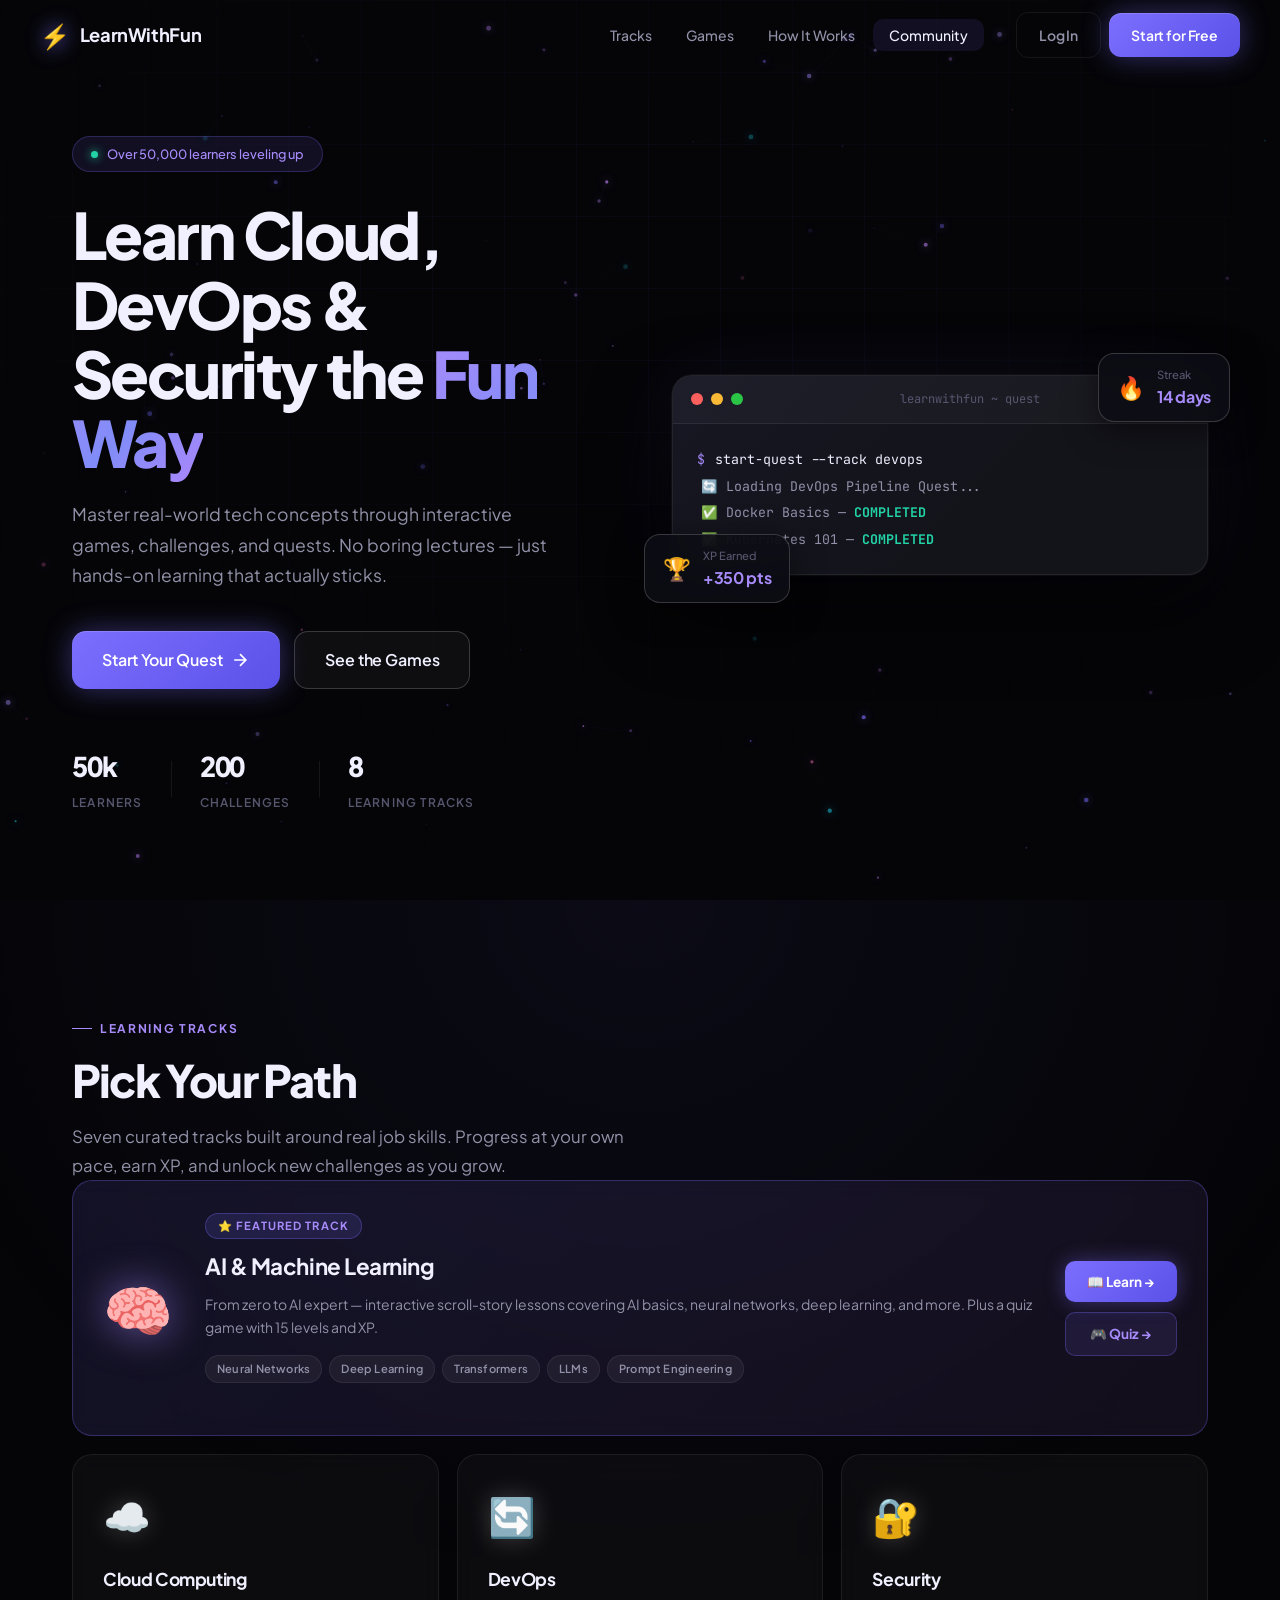
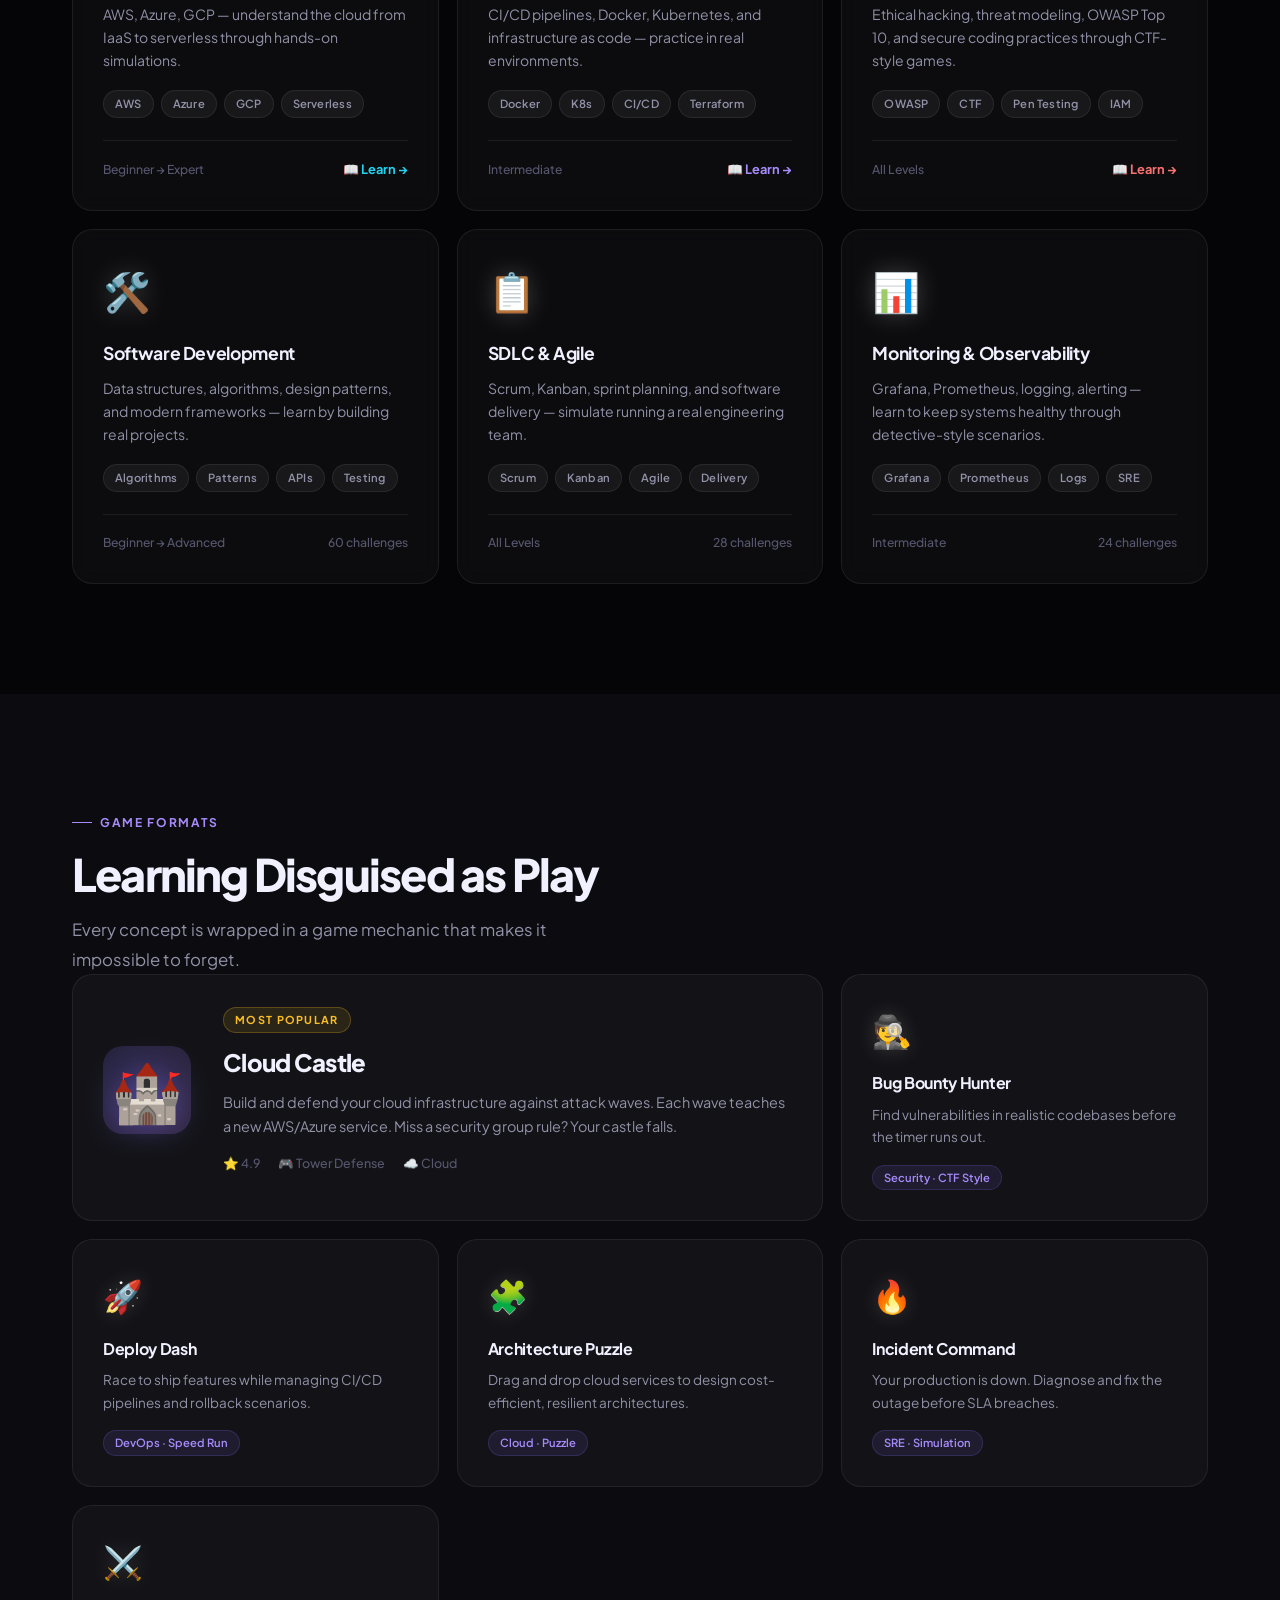
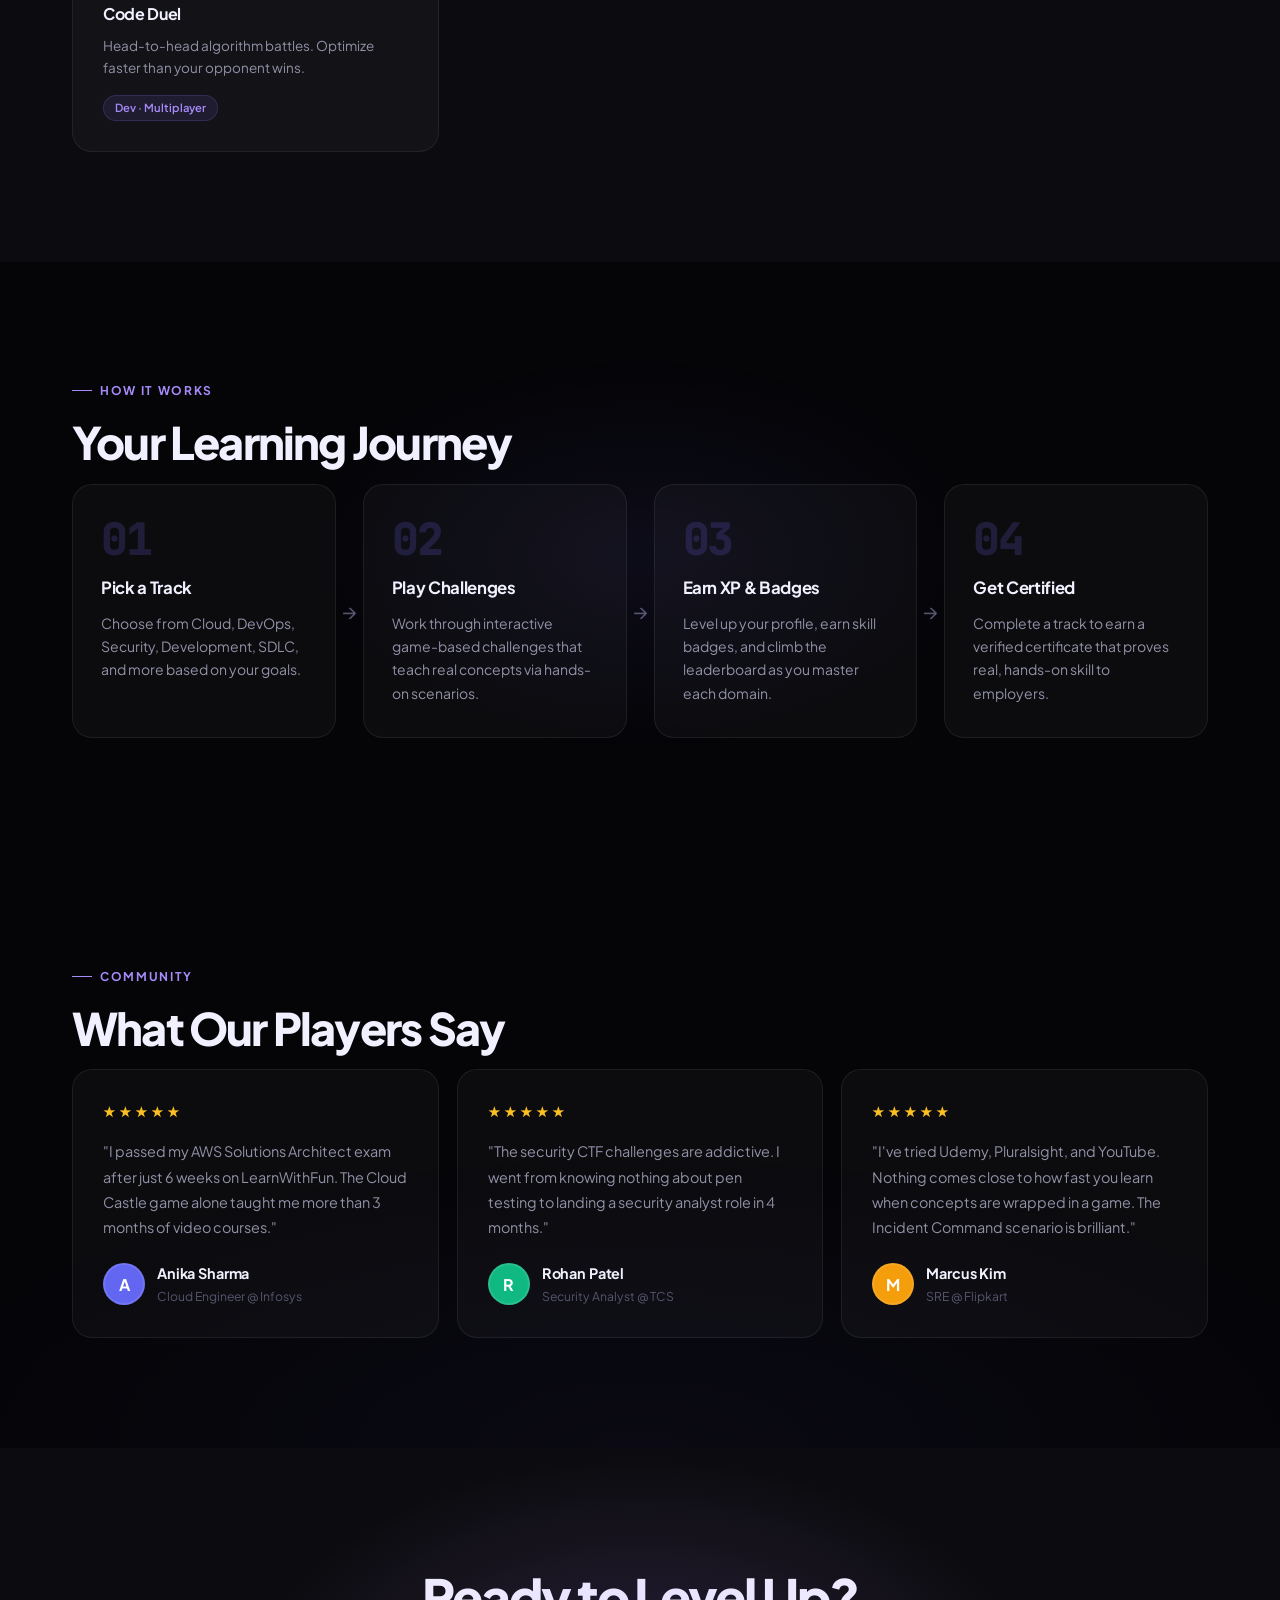
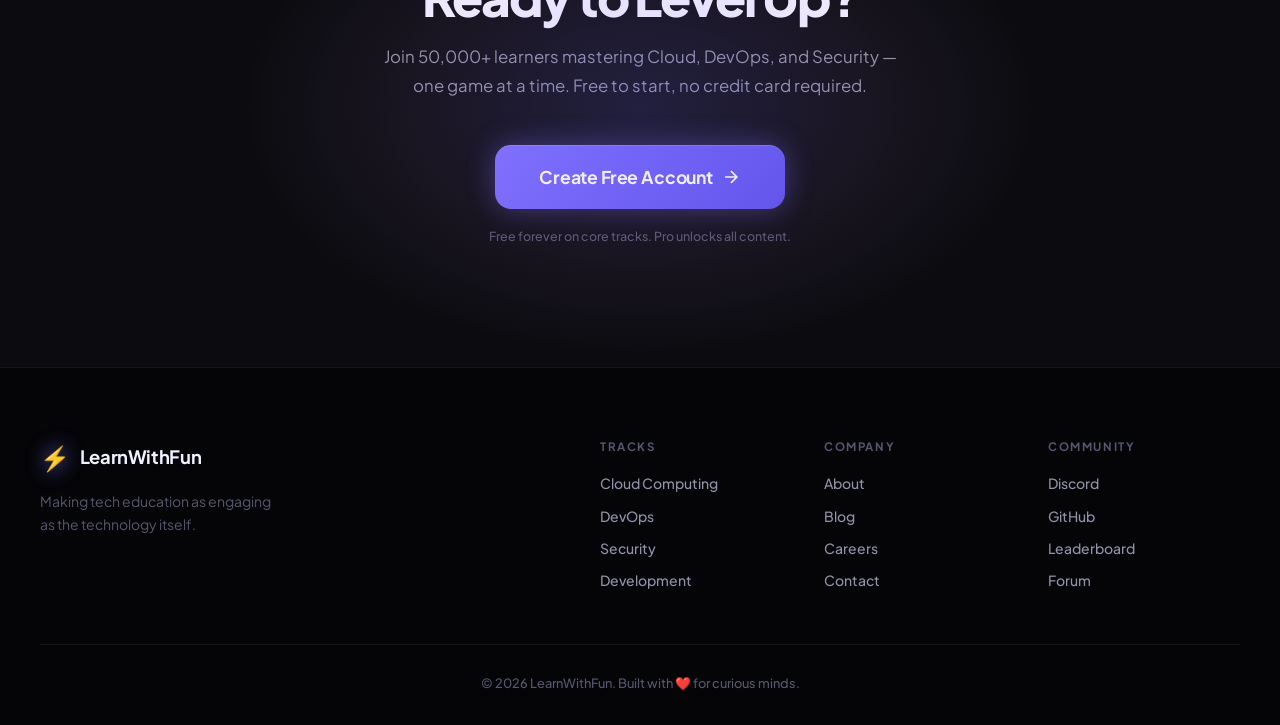
<file: index.html>
<!DOCTYPE html>
<html lang="en">
<head>
  <meta charset="UTF-8" />
  <meta name="viewport" content="width=device-width, initial-scale=1.0" />
  <title>LearnWithFun — Master Tech Through Play</title>
  <link rel="preconnect" href="https://fonts.googleapis.com" />
  <link rel="preconnect" href="https://fonts.gstatic.com" crossorigin />
  <link href="https://fonts.googleapis.com/css2?family=Space+Grotesk:wght@300;400;500;600;700&family=Plus+Jakarta+Sans:wght@400;500;600;700;800&family=JetBrains+Mono:wght@400;700&display=swap" rel="stylesheet" />
  <link rel="stylesheet" href="styles.css" />
</head>
<body>

  <!-- NAV -->
  <nav class="nav" id="nav">
    <div class="nav-inner">
      <a href="#" class="logo">
        <span class="logo-icon">⚡</span>
        <span class="logo-text">LearnWithFun</span>
      </a>
      <ul class="nav-links">
        <li><a href="#tracks">Tracks</a></li>
        <li><a href="#games">Games</a></li>
        <li><a href="#how">How It Works</a></li>
        <li><a href="#community">Community</a></li>
      </ul>
      <div class="nav-cta">
        <a href="#" class="btn btn-ghost">Log In</a>
        <a href="#" class="btn btn-primary">Start for Free</a>
      </div>
      <button class="hamburger" id="hamburger" aria-label="menu">
        <span></span><span></span><span></span>
      </button>
    </div>
  </nav>

  <!-- HERO -->
  <section class="hero">
    <div class="hero-bg">
      <canvas id="particleCanvas"></canvas>
      <div class="grid-overlay"></div>
    </div>

    <div class="hero-content">
      <div class="hero-badge">
        <span class="badge-dot"></span>
        <span>Over 50,000 learners leveling up</span>
      </div>
      <h1 class="hero-title">
        Learn Cloud, DevOps &<br />
        Security the <span class="gradient-text">Fun Way</span>
      </h1>
      <p class="hero-sub">
        Master real-world tech concepts through interactive games, challenges, and quests.
        No boring lectures — just hands-on learning that actually sticks.
      </p>
      <div class="hero-actions">
        <a href="#" class="btn btn-primary btn-lg">
          <span>Start Your Quest</span>
          <svg width="20" height="20" viewBox="0 0 24 24" fill="none" stroke="currentColor" stroke-width="2"><path d="M5 12h14M12 5l7 7-7 7"/></svg>
        </a>
        <a href="#games" class="btn btn-outline btn-lg">See the Games</a>
      </div>
      <div class="hero-stats">
        <div class="stat">
          <span class="stat-num" data-target="50000">0</span>
          <span class="stat-label">Learners</span>
        </div>
        <div class="stat-divider"></div>
        <div class="stat">
          <span class="stat-num" data-target="200">0</span>
          <span class="stat-label">Challenges</span>
        </div>
        <div class="stat-divider"></div>
        <div class="stat">
          <span class="stat-num" data-target="8">0</span>
          <span class="stat-label">Learning Tracks</span>
        </div>
      </div>
    </div>

    <div class="hero-visual">
      <div class="terminal">
        <div class="terminal-bar">
          <span class="dot red"></span>
          <span class="dot yellow"></span>
          <span class="dot green"></span>
          <span class="terminal-title">learnwithfun ~ quest</span>
        </div>
        <div class="terminal-body" id="terminalBody">
          <div class="t-line"><span class="t-prompt">$</span> <span class="t-cmd">start-quest --track cloud</span></div>
          <div class="t-line t-output">🚀 Loading Cloud Quest Level 3...</div>
          <div class="t-line t-output">✅ AWS Fundamentals — <span class="t-green">COMPLETED</span></div>
          <div class="t-line t-output">✅ IAM &amp; Security — <span class="t-green">COMPLETED</span></div>
          <div class="t-line t-output">🎯 VPC Networking — <span class="t-yellow">IN PROGRESS</span></div>
          <div class="t-line"><span class="t-prompt">$</span> <span class="t-cmd t-blink">_</span></div>
        </div>
      </div>
      <div class="xp-badge">
        <span class="xp-icon">🏆</span>
        <div>
          <div class="xp-title">XP Earned</div>
          <div class="xp-val">+350 pts</div>
        </div>
      </div>
      <div class="streak-badge">
        <span>🔥</span>
        <div>
          <div class="xp-title">Streak</div>
          <div class="xp-val">14 days</div>
        </div>
      </div>
    </div>
  </section>

  <!-- TRACKS -->
  <section class="tracks" id="tracks">
    <div class="section-inner">
      <div class="section-label">Learning Tracks</div>
      <h2 class="section-title">Pick Your Path</h2>
      <p class="section-sub">Seven curated tracks built around real job skills. Progress at your own pace, earn XP, and unlock new challenges as you grow.</p>
      <div class="tracks-grid">

        <div class="track-card track-card-featured" data-color="purple" style="grid-column:span 3;display:flex;align-items:center;gap:32px;background:linear-gradient(135deg,rgba(124,111,255,0.12),rgba(192,132,252,0.08));border-color:rgba(124,111,255,0.3)">
          <div style="font-size:3.5rem;filter:drop-shadow(0 0 20px rgba(167,139,250,0.6));flex-shrink:0">🧠</div>
          <div style="flex:1">
            <div style="display:inline-flex;align-items:center;gap:6px;background:rgba(124,111,255,0.15);border:1px solid rgba(124,111,255,0.3);padding:3px 12px;border-radius:100px;font-size:0.7rem;font-weight:700;color:#a78bfa;text-transform:uppercase;letter-spacing:.1em;margin-bottom:10px">⭐ Featured Track</div>
            <h3 style="font-size:1.4rem;margin-bottom:8px">AI &amp; Machine Learning</h3>
            <p style="margin-bottom:16px">From zero to AI expert — interactive scroll-story lessons covering AI basics, neural networks, deep learning, and more. Plus a quiz game with 15 levels and XP.</p>
            <div class="track-tags"><span>Neural Networks</span><span>Deep Learning</span><span>Transformers</span><span>LLMs</span><span>Prompt Engineering</span></div>
          </div>
          <div style="flex-shrink:0;text-align:center;display:flex;flex-direction:column;gap:10px">
            <a href="learn-ai.html" style="background:linear-gradient(135deg,#7c6fff,#5b51e8);color:#fff;padding:10px 22px;border-radius:10px;font-size:0.85rem;font-weight:700;text-decoration:none;box-shadow:0 0 20px rgba(124,111,255,0.4);white-space:nowrap">📖 Learn →</a>
            <a href="ai.html" style="background:rgba(124,111,255,0.12);color:#a78bfa;padding:10px 22px;border-radius:10px;font-size:0.85rem;font-weight:700;text-decoration:none;border:1px solid rgba(124,111,255,0.3);white-space:nowrap">🎮 Quiz →</a>
          </div>
        </div>

        <div class="track-card" data-color="blue">
          <div class="track-icon">☁️</div>
          <h3>Cloud Computing</h3>
          <p>AWS, Azure, GCP — understand the cloud from IaaS to serverless through hands-on simulations.</p>
          <div class="track-tags">
            <span>AWS</span><span>Azure</span><span>GCP</span><span>Serverless</span>
          </div>
          <div class="track-footer">
            <span class="track-level">Beginner → Expert</span>
            <a href="learn-cloud.html" style="color:#22d3ee;font-weight:700;font-size:0.8rem;text-decoration:none">📖 Learn →</a>
          </div>
        </div>

        <div class="track-card" data-color="purple">
          <div class="track-icon">🔄</div>
          <h3>DevOps</h3>
          <p>CI/CD pipelines, Docker, Kubernetes, and infrastructure as code — practice in real environments.</p>
          <div class="track-tags">
            <span>Docker</span><span>K8s</span><span>CI/CD</span><span>Terraform</span>
          </div>
          <div class="track-footer">
            <span class="track-level">Intermediate</span>
            <a href="learn-devops.html" style="color:#a78bfa;font-weight:700;font-size:0.8rem;text-decoration:none">📖 Learn →</a>
          </div>
        </div>

        <div class="track-card" data-color="red">
          <div class="track-icon">🔐</div>
          <h3>Security</h3>
          <p>Ethical hacking, threat modeling, OWASP Top 10, and secure coding practices through CTF-style games.</p>
          <div class="track-tags">
            <span>OWASP</span><span>CTF</span><span>Pen Testing</span><span>IAM</span>
          </div>
          <div class="track-footer">
            <span class="track-level">All Levels</span>
            <a href="learn-security.html" style="color:#f87171;font-weight:700;font-size:0.8rem;text-decoration:none">📖 Learn →</a>
          </div>
        </div>

        <div class="track-card" data-color="green">
          <div class="track-icon">🛠️</div>
          <h3>Software Development</h3>
          <p>Data structures, algorithms, design patterns, and modern frameworks — learn by building real projects.</p>
          <div class="track-tags">
            <span>Algorithms</span><span>Patterns</span><span>APIs</span><span>Testing</span>
          </div>
          <div class="track-footer">
            <span class="track-level">Beginner → Advanced</span>
            <span class="track-count">60 challenges</span>
          </div>
        </div>

        <div class="track-card" data-color="orange">
          <div class="track-icon">📋</div>
          <h3>SDLC & Agile</h3>
          <p>Scrum, Kanban, sprint planning, and software delivery — simulate running a real engineering team.</p>
          <div class="track-tags">
            <span>Scrum</span><span>Kanban</span><span>Agile</span><span>Delivery</span>
          </div>
          <div class="track-footer">
            <span class="track-level">All Levels</span>
            <span class="track-count">28 challenges</span>
          </div>
        </div>

        <div class="track-card" data-color="cyan">
          <div class="track-icon">📊</div>
          <h3>Monitoring & Observability</h3>
          <p>Grafana, Prometheus, logging, alerting — learn to keep systems healthy through detective-style scenarios.</p>
          <div class="track-tags">
            <span>Grafana</span><span>Prometheus</span><span>Logs</span><span>SRE</span>
          </div>
          <div class="track-footer">
            <span class="track-level">Intermediate</span>
            <span class="track-count">24 challenges</span>
          </div>
        </div>

      </div>
    </div>
  </section>

  <!-- GAMES SHOWCASE -->
  <section class="games" id="games">
    <div class="section-inner">
      <div class="section-label">Game Formats</div>
      <h2 class="section-title">Learning Disguised as Play</h2>
      <p class="section-sub">Every concept is wrapped in a game mechanic that makes it impossible to forget.</p>

      <div class="games-grid">
        <div class="game-card game-featured">
          <div class="game-card-inner">
            <div class="game-icon-wrap">
              <div class="game-icon-bg"></div>
              <span class="game-icon">🏰</span>
            </div>
            <div class="game-info">
              <span class="game-badge">Most Popular</span>
              <h3>Cloud Castle</h3>
              <p>Build and defend your cloud infrastructure against attack waves. Each wave teaches a new AWS/Azure service. Miss a security group rule? Your castle falls.</p>
              <div class="game-meta">
                <span>⭐ 4.9</span>
                <span>🎮 Tower Defense</span>
                <span>☁️ Cloud</span>
              </div>
            </div>
          </div>
        </div>

        <div class="game-card">
          <span class="game-icon-sm">🕵️</span>
          <h4>Bug Bounty Hunter</h4>
          <p>Find vulnerabilities in realistic codebases before the timer runs out.</p>
          <div class="game-tag">Security · CTF Style</div>
        </div>

        <div class="game-card">
          <span class="game-icon-sm">🚀</span>
          <h4>Deploy Dash</h4>
          <p>Race to ship features while managing CI/CD pipelines and rollback scenarios.</p>
          <div class="game-tag">DevOps · Speed Run</div>
        </div>

        <div class="game-card">
          <span class="game-icon-sm">🧩</span>
          <h4>Architecture Puzzle</h4>
          <p>Drag and drop cloud services to design cost-efficient, resilient architectures.</p>
          <div class="game-tag">Cloud · Puzzle</div>
        </div>

        <div class="game-card">
          <span class="game-icon-sm">🔥</span>
          <h4>Incident Command</h4>
          <p>Your production is down. Diagnose and fix the outage before SLA breaches.</p>
          <div class="game-tag">SRE · Simulation</div>
        </div>

        <div class="game-card">
          <span class="game-icon-sm">⚔️</span>
          <h4>Code Duel</h4>
          <p>Head-to-head algorithm battles. Optimize faster than your opponent wins.</p>
          <div class="game-tag">Dev · Multiplayer</div>
        </div>
      </div>
    </div>
  </section>

  <!-- HOW IT WORKS -->
  <section class="how" id="how">
    <div class="section-inner">
      <div class="section-label">How It Works</div>
      <h2 class="section-title">Your Learning Journey</h2>
      <div class="steps">
        <div class="step">
          <div class="step-num">01</div>
          <div class="step-content">
            <h3>Pick a Track</h3>
            <p>Choose from Cloud, DevOps, Security, Development, SDLC, and more based on your goals.</p>
          </div>
        </div>
        <div class="step-arrow">→</div>
        <div class="step">
          <div class="step-num">02</div>
          <div class="step-content">
            <h3>Play Challenges</h3>
            <p>Work through interactive game-based challenges that teach real concepts via hands-on scenarios.</p>
          </div>
        </div>
        <div class="step-arrow">→</div>
        <div class="step">
          <div class="step-num">03</div>
          <div class="step-content">
            <h3>Earn XP & Badges</h3>
            <p>Level up your profile, earn skill badges, and climb the leaderboard as you master each domain.</p>
          </div>
        </div>
        <div class="step-arrow">→</div>
        <div class="step">
          <div class="step-num">04</div>
          <div class="step-content">
            <h3>Get Certified</h3>
            <p>Complete a track to earn a verified certificate that proves real, hands-on skill to employers.</p>
          </div>
        </div>
      </div>
    </div>
  </section>

  <!-- COMMUNITY / SOCIAL PROOF -->
  <section class="community" id="community">
    <div class="section-inner">
      <div class="section-label">Community</div>
      <h2 class="section-title">What Our Players Say</h2>
      <div class="testimonials">
        <div class="testimonial">
          <div class="t-stars">★★★★★</div>
          <p>"I passed my AWS Solutions Architect exam after just 6 weeks on LearnWithFun. The Cloud Castle game alone taught me more than 3 months of video courses."</p>
          <div class="t-author">
            <div class="t-avatar" style="background: #6366f1;">A</div>
            <div>
              <div class="t-name">Anika Sharma</div>
              <div class="t-role">Cloud Engineer @ Infosys</div>
            </div>
          </div>
        </div>
        <div class="testimonial">
          <div class="t-stars">★★★★★</div>
          <p>"The security CTF challenges are addictive. I went from knowing nothing about pen testing to landing a security analyst role in 4 months."</p>
          <div class="t-author">
            <div class="t-avatar" style="background: #10b981;">R</div>
            <div>
              <div class="t-name">Rohan Patel</div>
              <div class="t-role">Security Analyst @ TCS</div>
            </div>
          </div>
        </div>
        <div class="testimonial">
          <div class="t-stars">★★★★★</div>
          <p>"I've tried Udemy, Pluralsight, and YouTube. Nothing comes close to how fast you learn when concepts are wrapped in a game. The Incident Command scenario is brilliant."</p>
          <div class="t-author">
            <div class="t-avatar" style="background: #f59e0b;">M</div>
            <div>
              <div class="t-name">Marcus Kim</div>
              <div class="t-role">SRE @ Flipkart</div>
            </div>
          </div>
        </div>
      </div>
    </div>
  </section>

  <!-- CTA -->
  <section class="cta-section">
    <div class="cta-inner">
      <div class="cta-glow"></div>
      <h2>Ready to Level Up?</h2>
      <p>Join 50,000+ learners mastering Cloud, DevOps, and Security — one game at a time. Free to start, no credit card required.</p>
      <a href="#" class="btn btn-primary btn-xl">
        <span>Create Free Account</span>
        <svg width="20" height="20" viewBox="0 0 24 24" fill="none" stroke="currentColor" stroke-width="2"><path d="M5 12h14M12 5l7 7-7 7"/></svg>
      </a>
      <div class="cta-note">Free forever on core tracks. Pro unlocks all content.</div>
    </div>
  </section>

  <!-- FOOTER -->
  <footer class="footer">
    <div class="footer-inner">
      <div class="footer-brand">
        <a href="#" class="logo">
          <span class="logo-icon">⚡</span>
          <span class="logo-text">LearnWithFun</span>
        </a>
        <p>Making tech education as engaging as the technology itself.</p>
      </div>
      <div class="footer-links">
        <div class="footer-col">
          <h5>Tracks</h5>
          <a href="#">Cloud Computing</a>
          <a href="#">DevOps</a>
          <a href="#">Security</a>
          <a href="#">Development</a>
        </div>
        <div class="footer-col">
          <h5>Company</h5>
          <a href="#">About</a>
          <a href="#">Blog</a>
          <a href="#">Careers</a>
          <a href="#">Contact</a>
        </div>
        <div class="footer-col">
          <h5>Community</h5>
          <a href="#">Discord</a>
          <a href="#">GitHub</a>
          <a href="#">Leaderboard</a>
          <a href="#">Forum</a>
        </div>
      </div>
    </div>
    <div class="footer-bottom">
      <span>© 2026 LearnWithFun. Built with ❤️ for curious minds.</span>
    </div>
  </footer>

  <script src="script.js"></script>
</body>
</html>
</file>
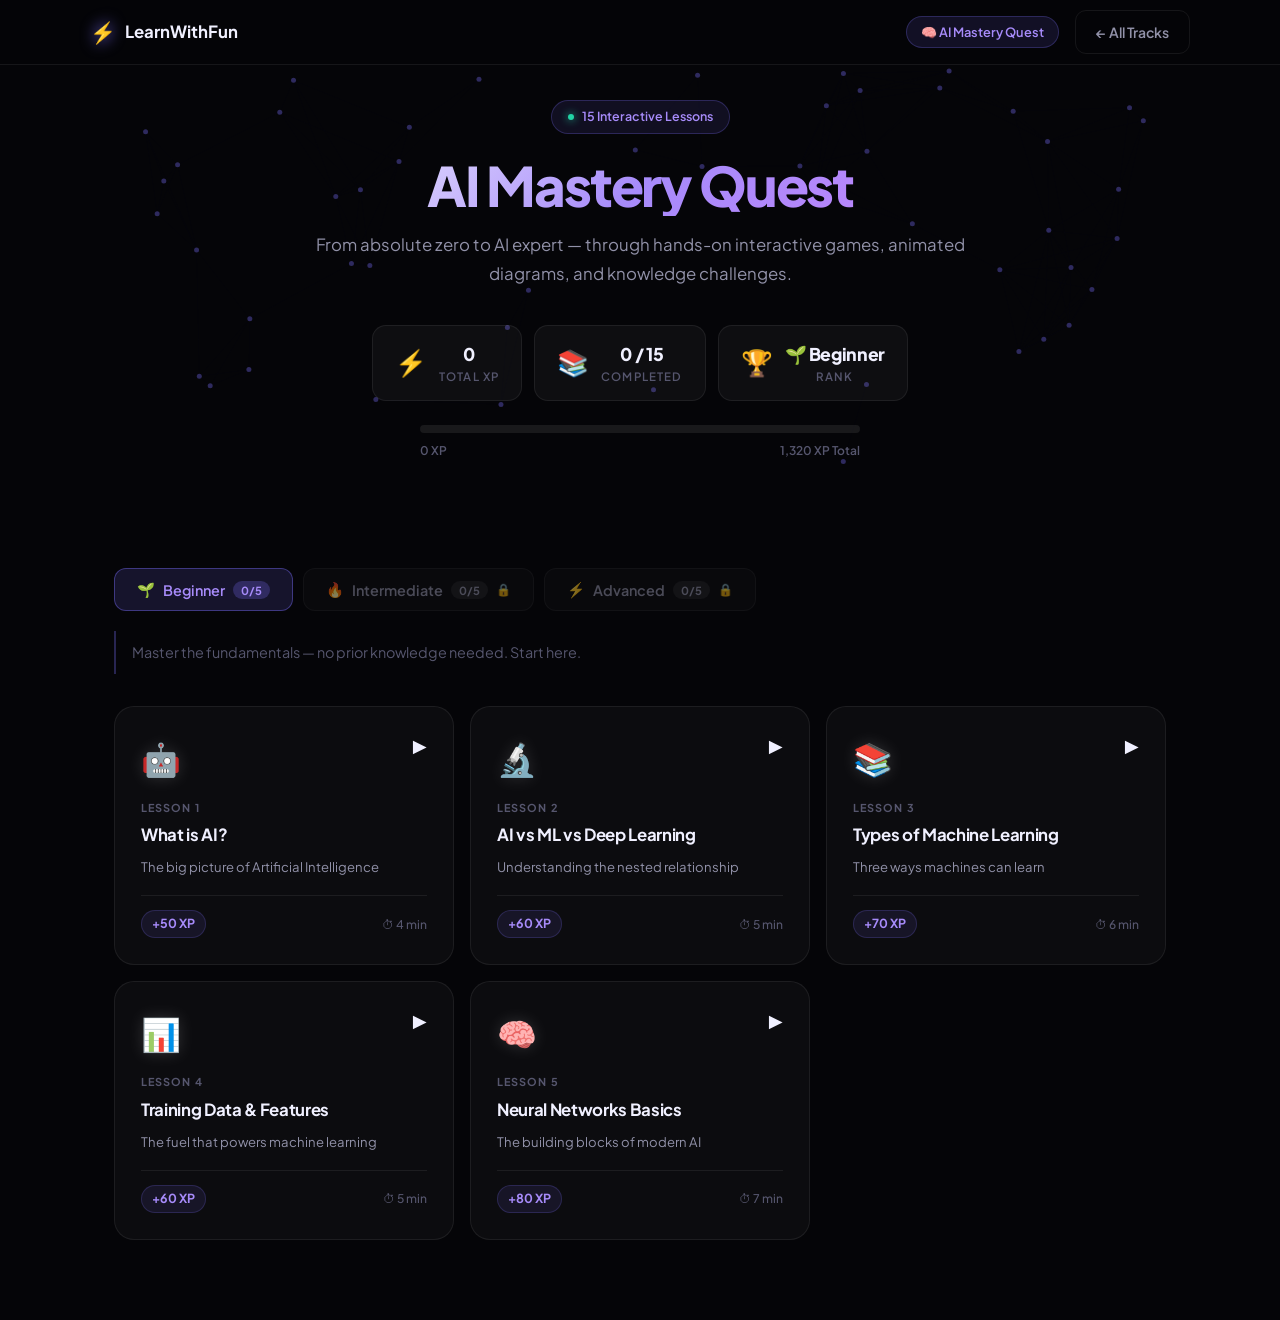
<file: ai.html>
<!DOCTYPE html>
<html lang="en">
<head>
  <meta charset="UTF-8" />
  <meta name="viewport" content="width=device-width, initial-scale=1.0" />
  <title>AI Mastery Quest — LearnWithFun</title>
  <link rel="preconnect" href="https://fonts.googleapis.com" />
  <link rel="preconnect" href="https://fonts.gstatic.com" crossorigin />
  <link href="https://fonts.googleapis.com/css2?family=Space+Grotesk:wght@400;500;600;700&family=Plus+Jakarta+Sans:wght@400;500;600;700;800&family=JetBrains+Mono:wght@400;700&display=swap" rel="stylesheet" />
  <link rel="stylesheet" href="ai-styles.css" />
</head>
<body>

  <nav class="nav scrolled">
    <div class="nav-inner">
      <a href="index.html" class="logo">
        <span class="logo-icon">⚡</span>
        <span class="logo-text">LearnWithFun</span>
      </a>
      <div class="nav-track-pill">🧠 AI Mastery Quest</div>
      <a href="index.html" class="btn btn-ghost">← All Tracks</a>
    </div>
  </nav>

  <!-- HERO -->
  <section class="ai-hero">
    <canvas id="brainCanvas"></canvas>
    <div class="ai-hero-content">
      <div class="ai-badge"><span class="badge-dot"></span> 15 Interactive Lessons</div>
      <h1>AI Mastery Quest</h1>
      <p>From absolute zero to AI expert — through hands-on interactive games, animated diagrams, and knowledge challenges.</p>

      <div class="player-stats">
        <div class="stat-card">
          <span class="stat-icon">⚡</span>
          <div>
            <div class="stat-val" id="totalXP">0</div>
            <div class="stat-lbl">Total XP</div>
          </div>
        </div>
        <div class="stat-card">
          <span class="stat-icon">📚</span>
          <div>
            <div class="stat-val" id="completedCount">0 / 15</div>
            <div class="stat-lbl">Completed</div>
          </div>
        </div>
        <div class="stat-card">
          <span class="stat-icon">🏆</span>
          <div>
            <div class="stat-val" id="currentLevel">Beginner</div>
            <div class="stat-lbl">Rank</div>
          </div>
        </div>
      </div>

      <div class="xp-bar-wrap">
        <div class="xp-bar"><div class="xp-bar-fill" id="xpFill"></div></div>
        <div class="xp-bar-labels">
          <span id="xpCurrent">0 XP</span>
          <span id="xpMax">1,500 XP to Master</span>
        </div>
      </div>
    </div>
  </section>

  <!-- LEVELS -->
  <section class="ai-levels">
    <div class="levels-inner">

      <div class="level-tabs">
        <button class="level-tab active" data-level="beginner">
          <span>🌱</span> Beginner
          <span class="tab-badge" id="cntBeginner">0/5</span>
        </button>
        <button class="level-tab" data-level="intermediate" id="tabInter">
          <span>🔥</span> Intermediate
          <span class="tab-badge" id="cntInter">0/5</span>
          <span class="tab-lock" id="lockInter">🔒</span>
        </button>
        <button class="level-tab" data-level="advanced" id="tabAdv">
          <span>⚡</span> Advanced
          <span class="tab-badge" id="cntAdv">0/5</span>
          <span class="tab-lock" id="lockAdv">🔒</span>
        </button>
      </div>

      <div class="level-desc" id="levelDesc">
        Master the fundamentals — no prior knowledge needed. Start here.
      </div>

      <div class="lessons-grid" id="lessonsGrid"></div>

    </div>
  </section>

  <!-- LESSON MODAL -->
  <div class="lesson-modal hidden" id="lessonModal">
    <div class="modal-backdrop" id="modalBackdrop"></div>
    <div class="modal-box" id="modalBox">

      <div class="modal-header">
        <div class="modal-title-row">
          <span class="modal-icon" id="modalIcon">🤖</span>
          <div>
            <h2 id="modalTitle">Lesson Title</h2>
            <span class="modal-subtitle" id="modalSubtitle"></span>
          </div>
        </div>
        <div class="modal-header-right">
          <span class="modal-xp-tag" id="modalXPTag">+50 XP</span>
          <button class="modal-close" id="modalClose">✕</button>
        </div>
      </div>

      <div class="modal-body">
        <div class="content-panel">
          <p class="lesson-intro" id="lessonIntro"></p>
          <ul class="lesson-points" id="lessonPoints"></ul>
          <div class="lesson-funfact" id="lessonFunfact"></div>
        </div>
        <div class="diagram-panel">
          <div class="diagram-label">Interactive Diagram</div>
          <div class="diagram-area" id="diagramArea"></div>
        </div>
      </div>

      <div class="modal-quiz">
        <div class="quiz-header">
          <span class="quiz-label">🎯 Knowledge Check — earn XP!</span>
          <span class="quiz-attempts" id="quizAttempts"></span>
        </div>
        <p class="quiz-q" id="quizQ"></p>
        <div class="quiz-opts" id="quizOpts"></div>
        <div class="quiz-explanation hidden" id="quizExp"></div>
        <div class="quiz-footer">
          <button class="btn btn-primary btn-next hidden" id="btnNext">Next Lesson →</button>
          <button class="btn btn-ghost btn-close-lesson hidden" id="btnCloseDone">Close ✕</button>
        </div>
      </div>

    </div>
  </div>

  <!-- XP FLOAT POPUP -->
  <div class="xp-float hidden" id="xpFloat">+0 XP</div>

  <!-- ACHIEVEMENT POPUP -->
  <div class="ach-popup hidden" id="achPopup">
    <div class="ach-inner">
      <span class="ach-icon" id="achIcon">🏆</span>
      <div>
        <div class="ach-label">Achievement Unlocked!</div>
        <div class="ach-title" id="achTitle">First Steps</div>
      </div>
    </div>
  </div>

  <script src="ai-game.js"></script>
</body>
</html>
</file>
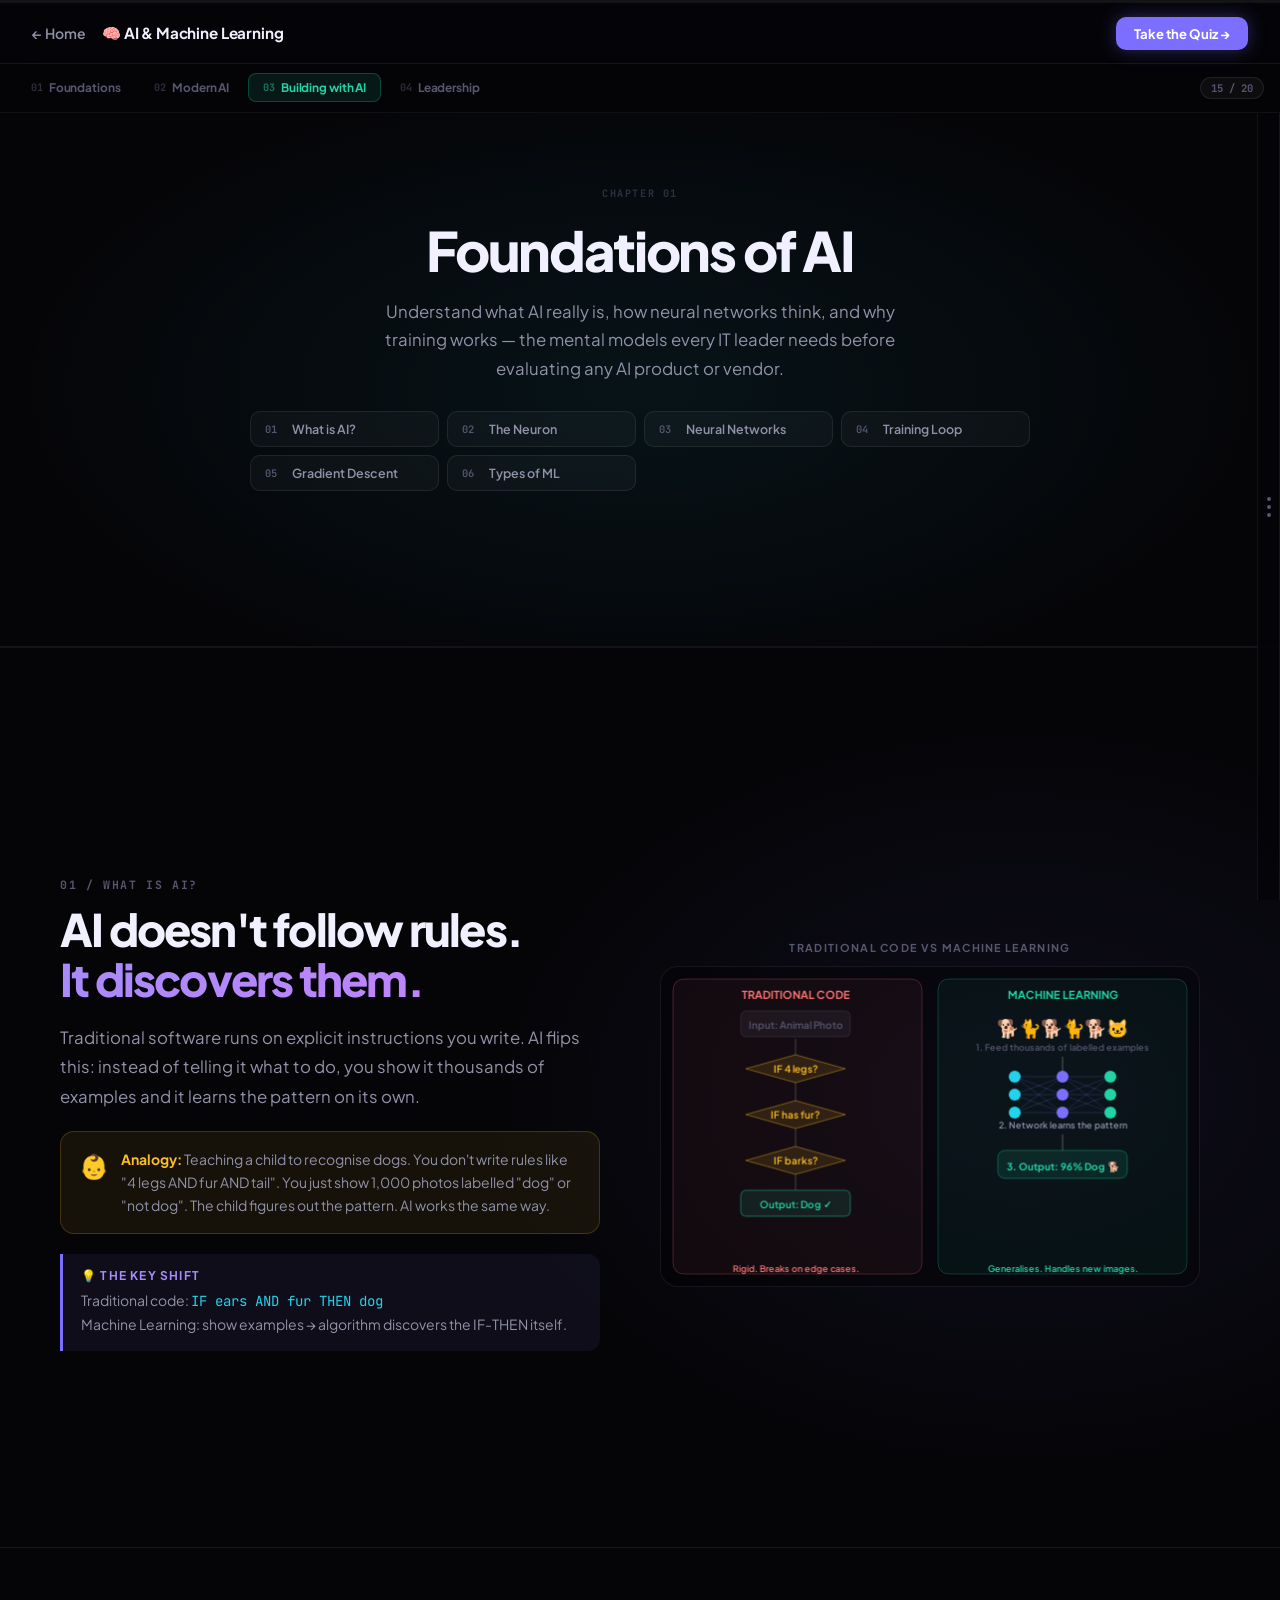
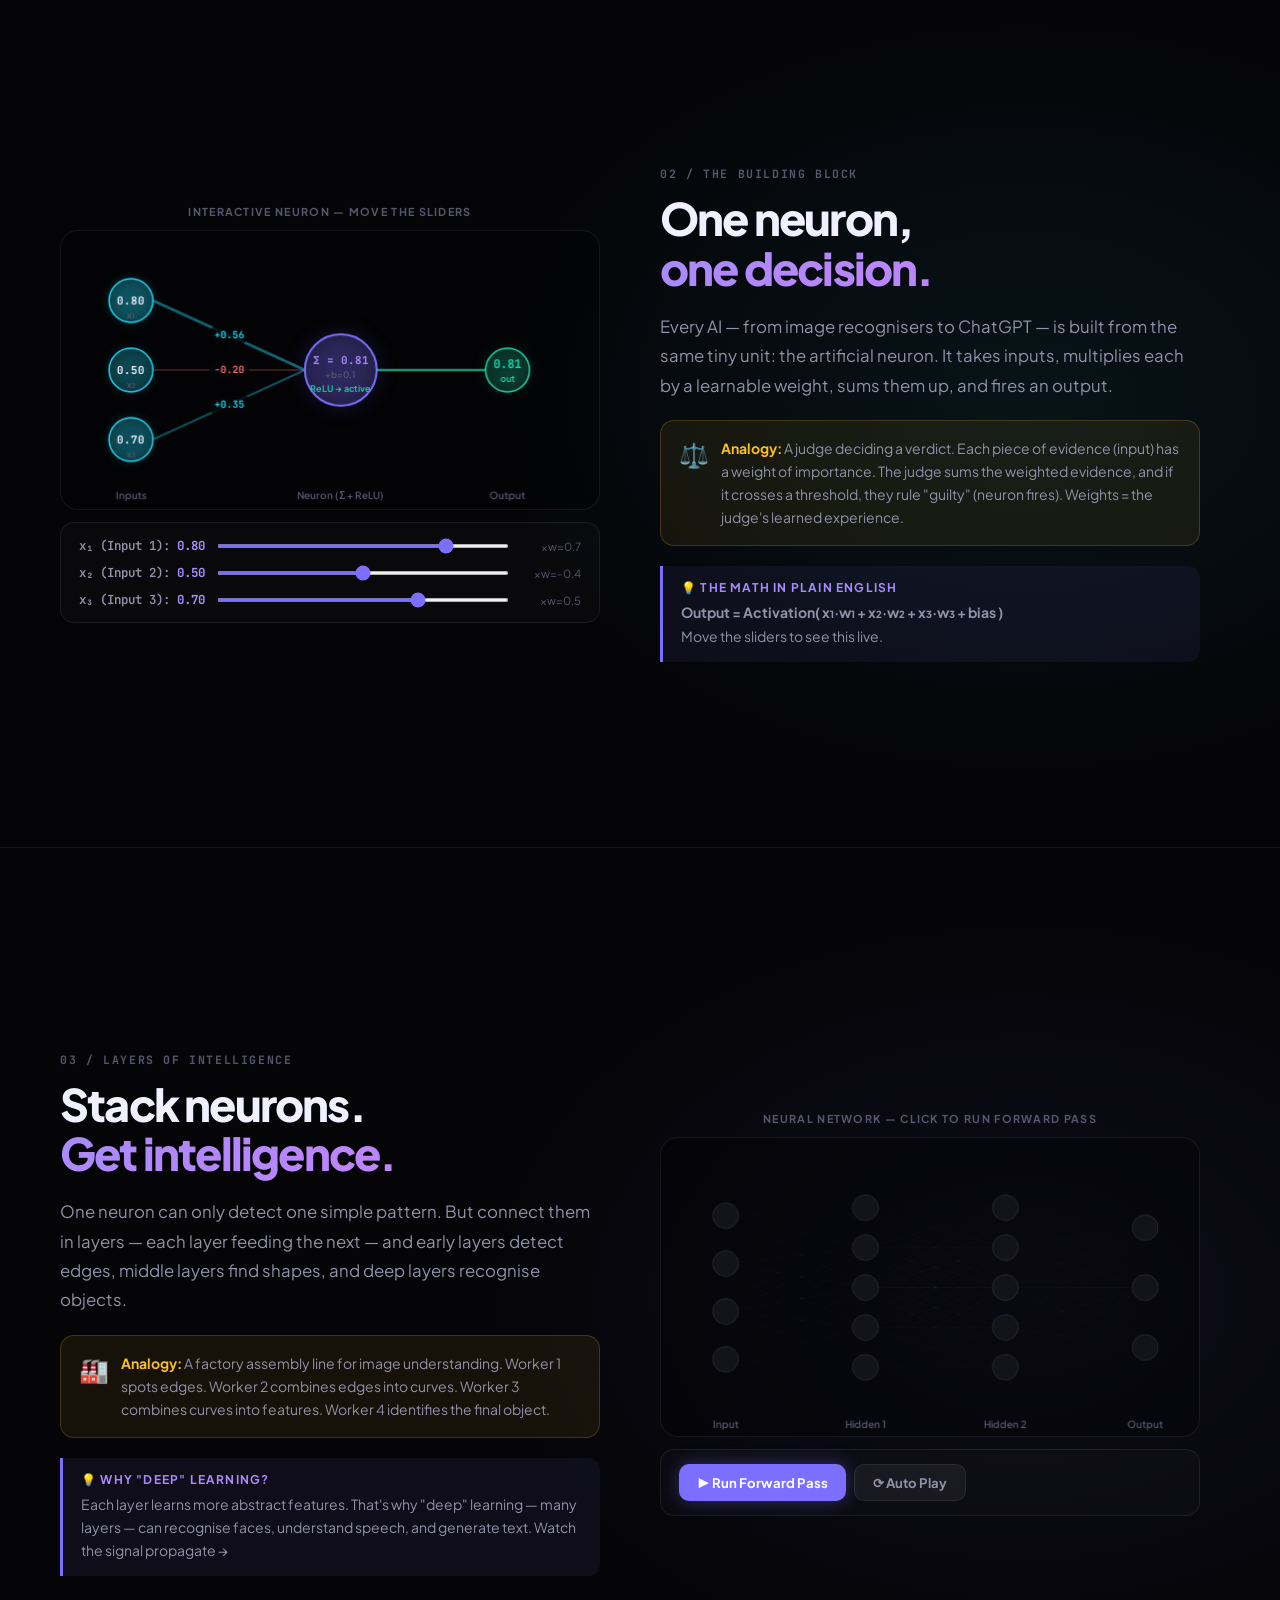
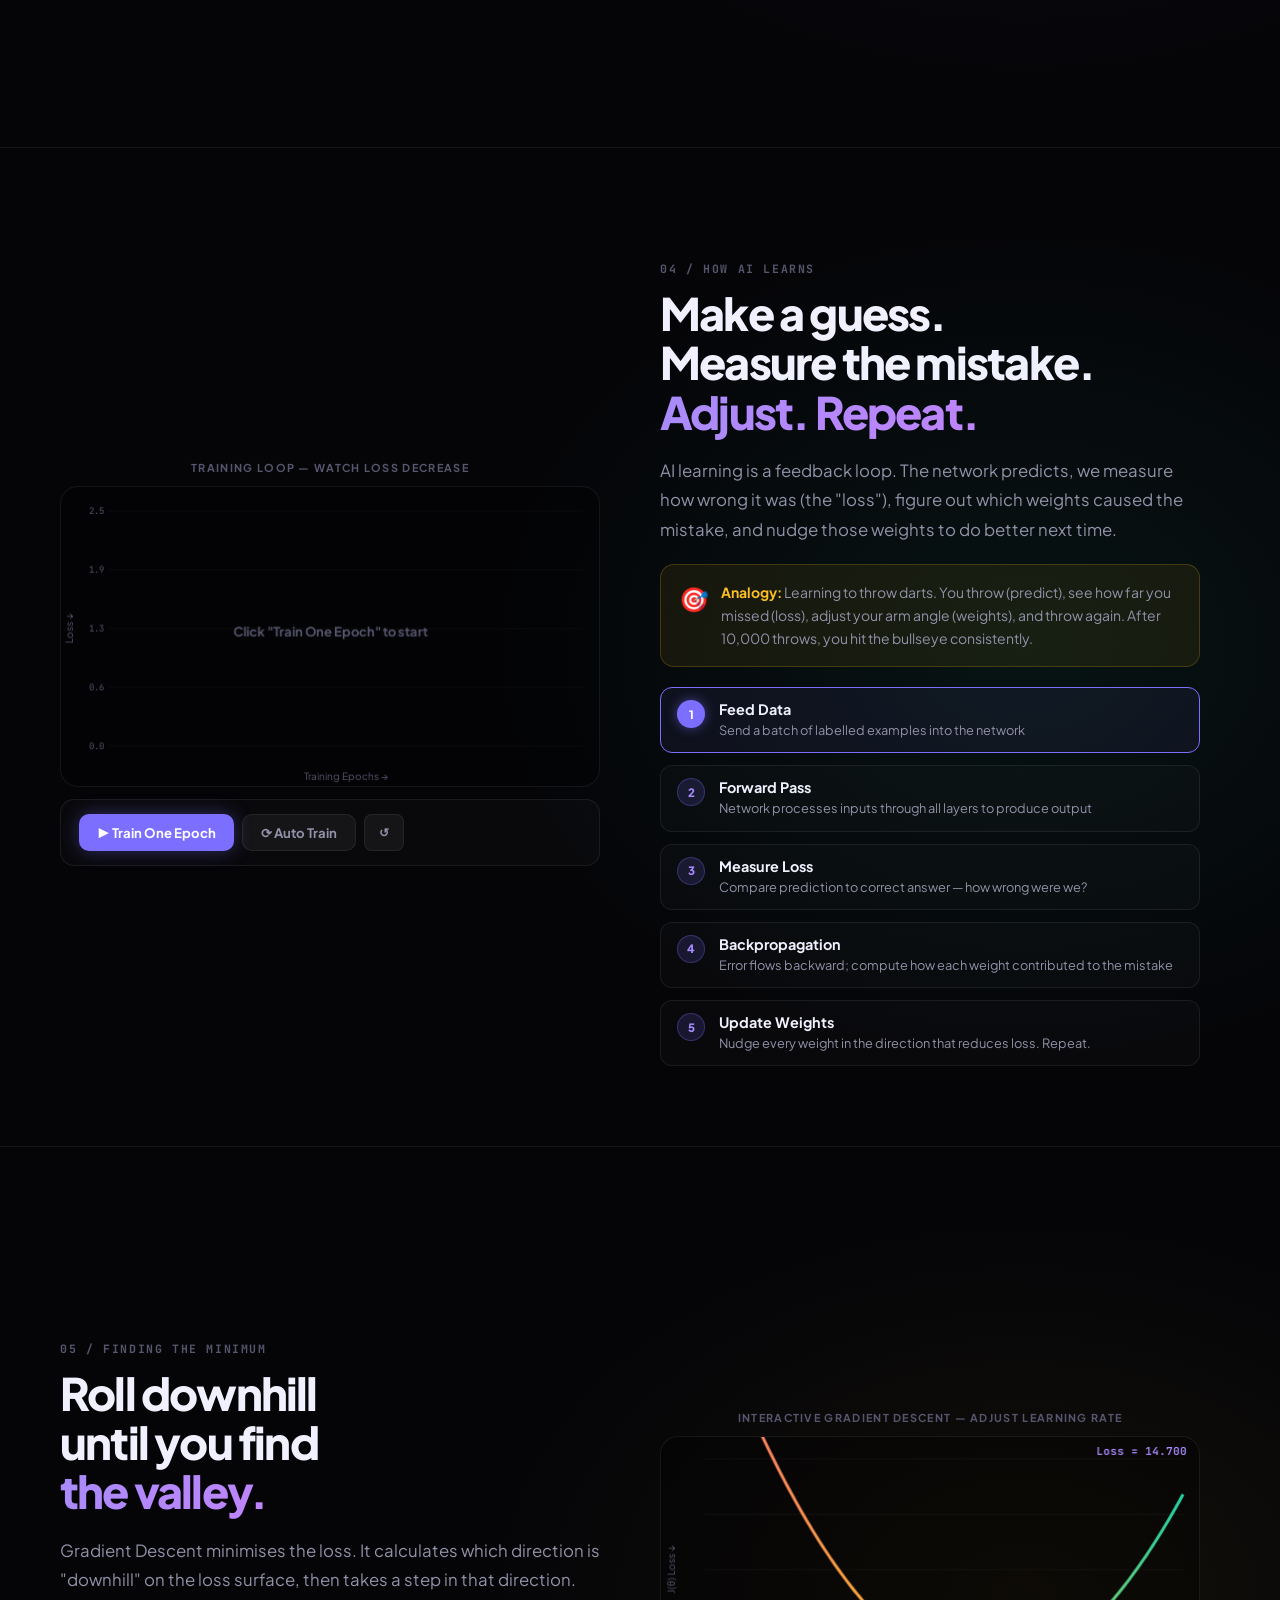
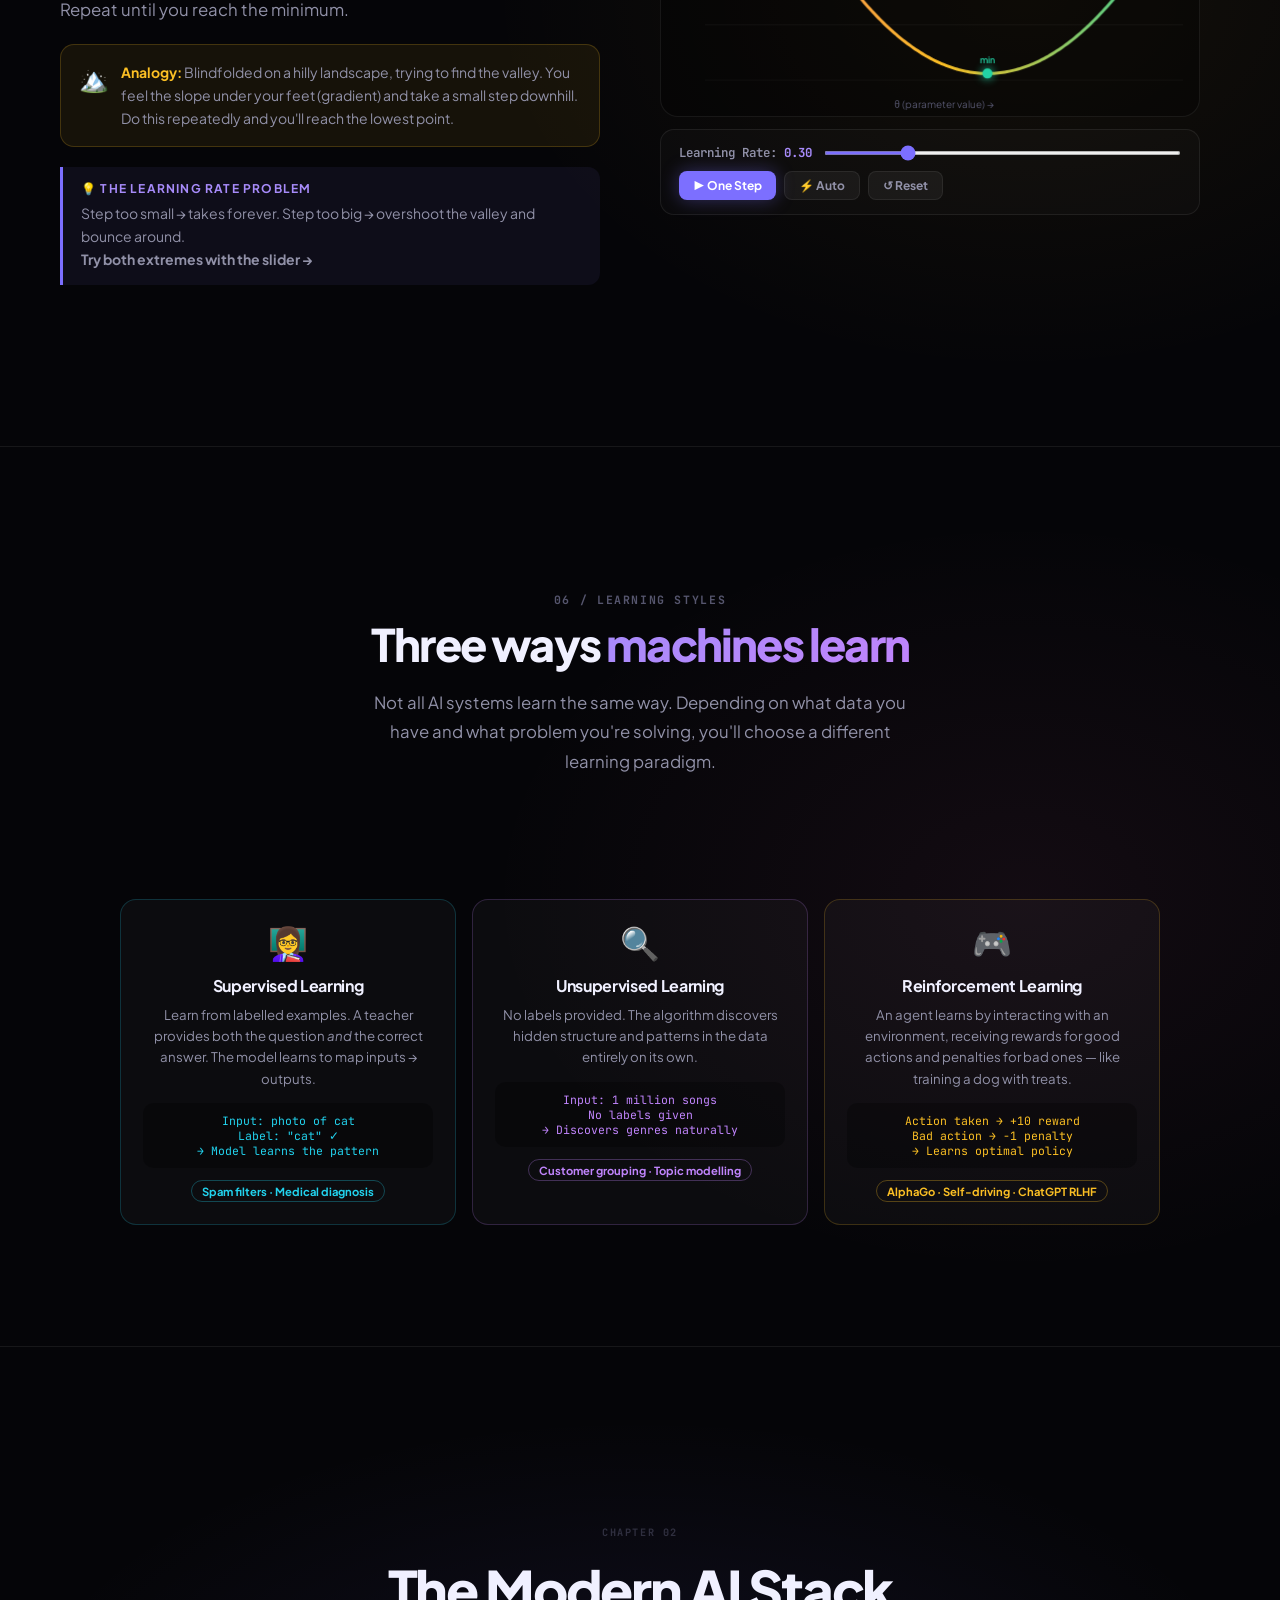
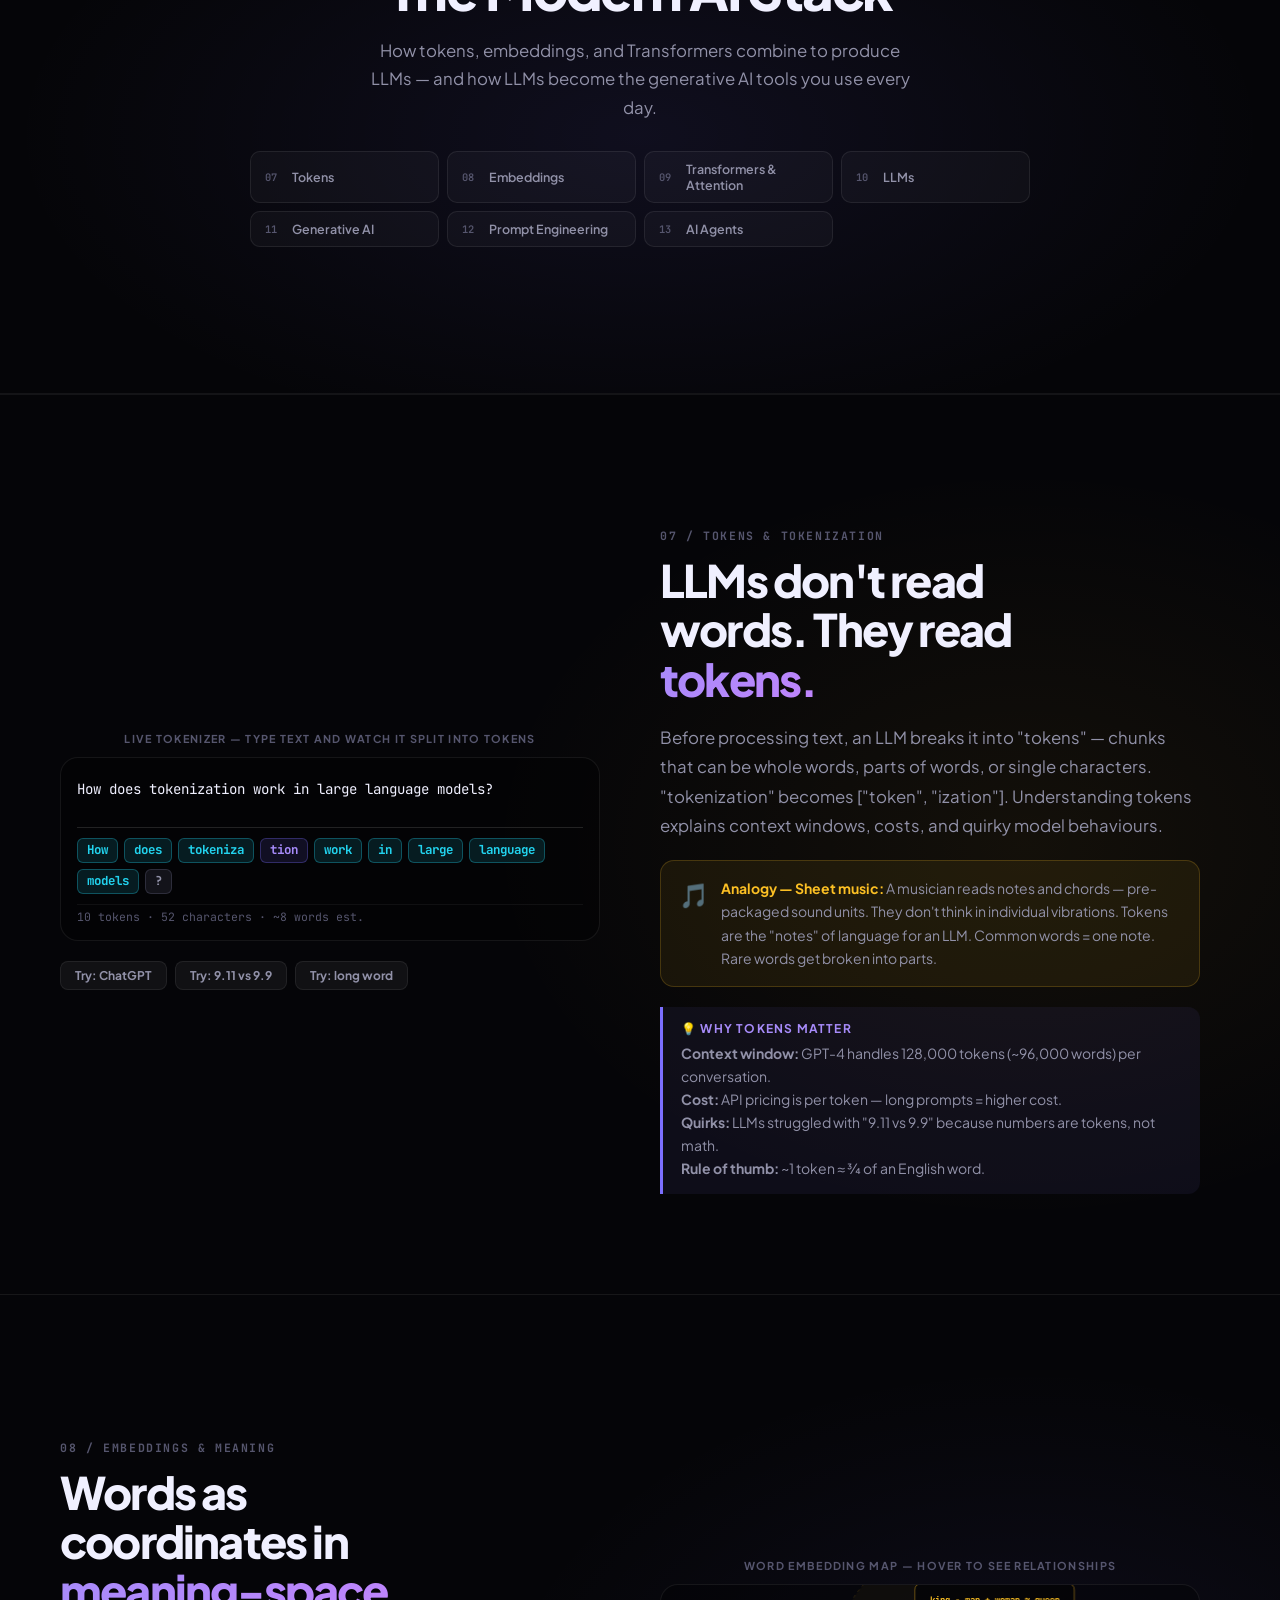
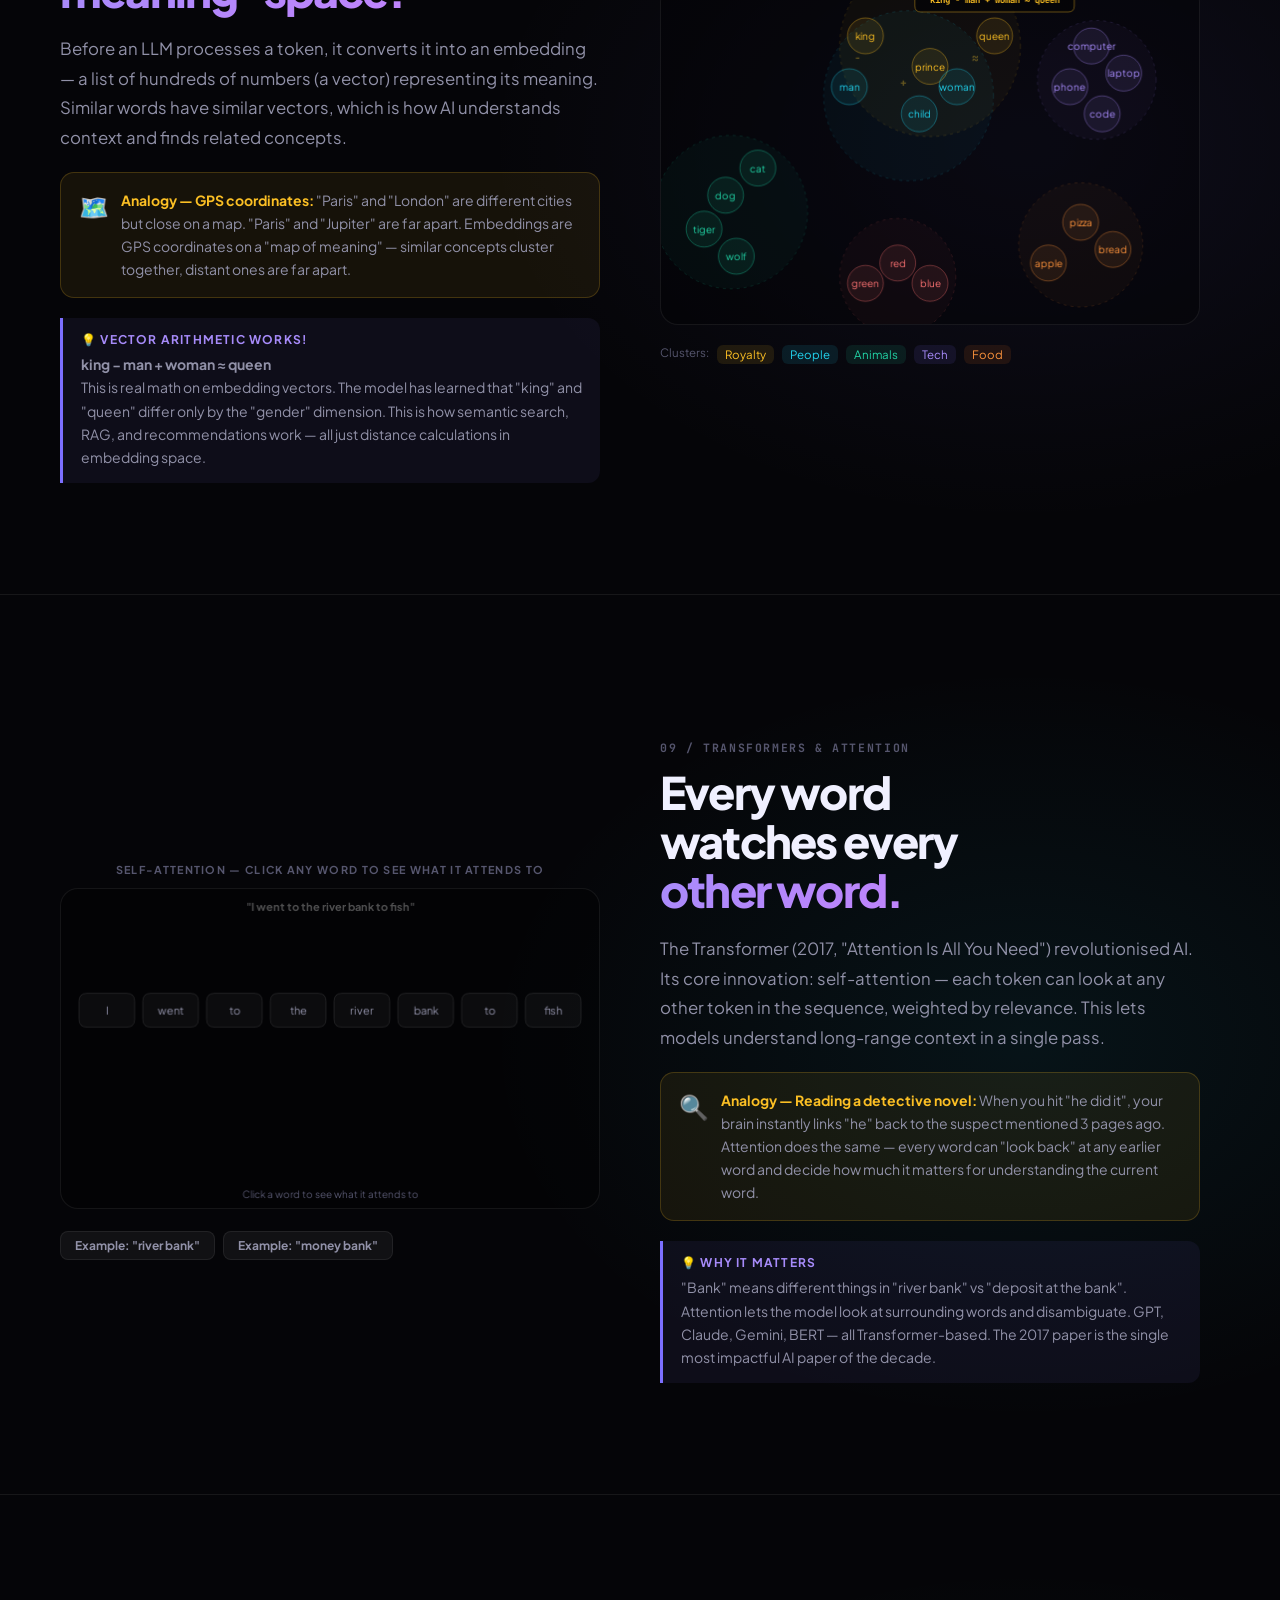
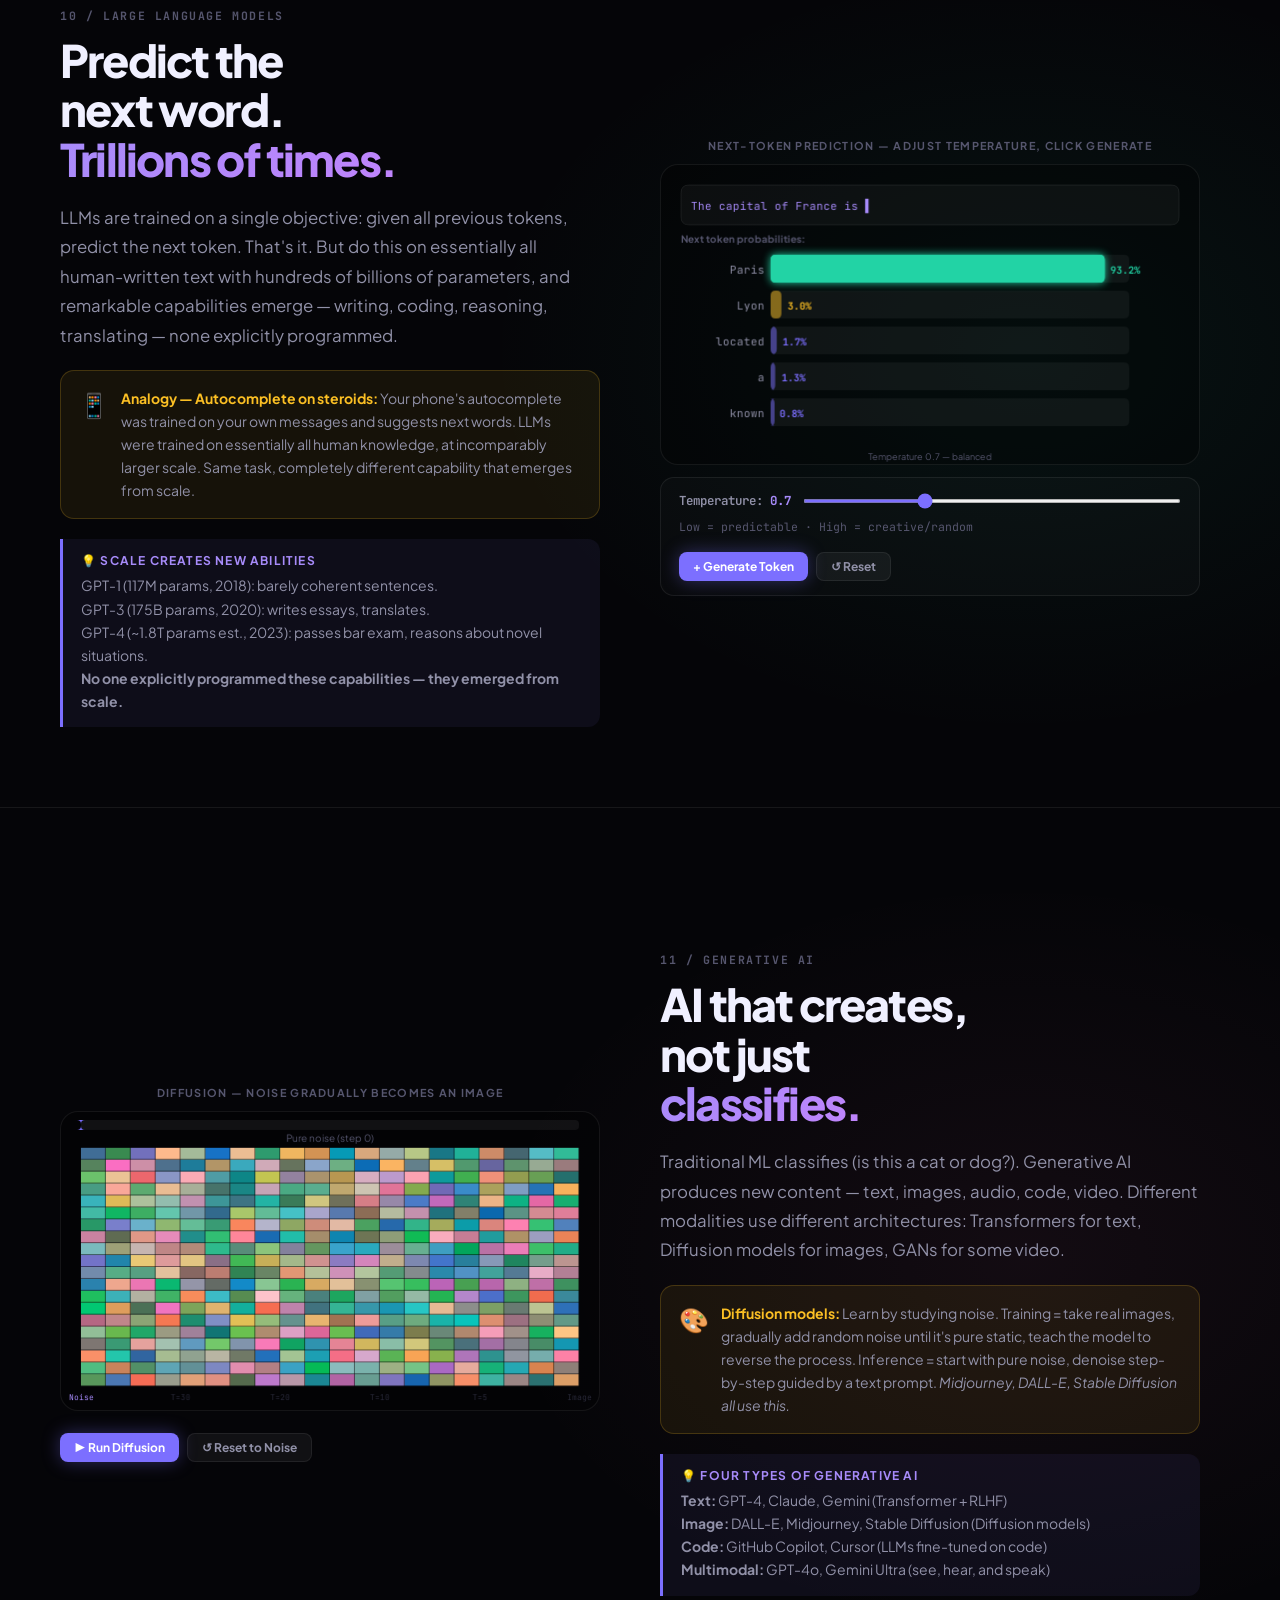
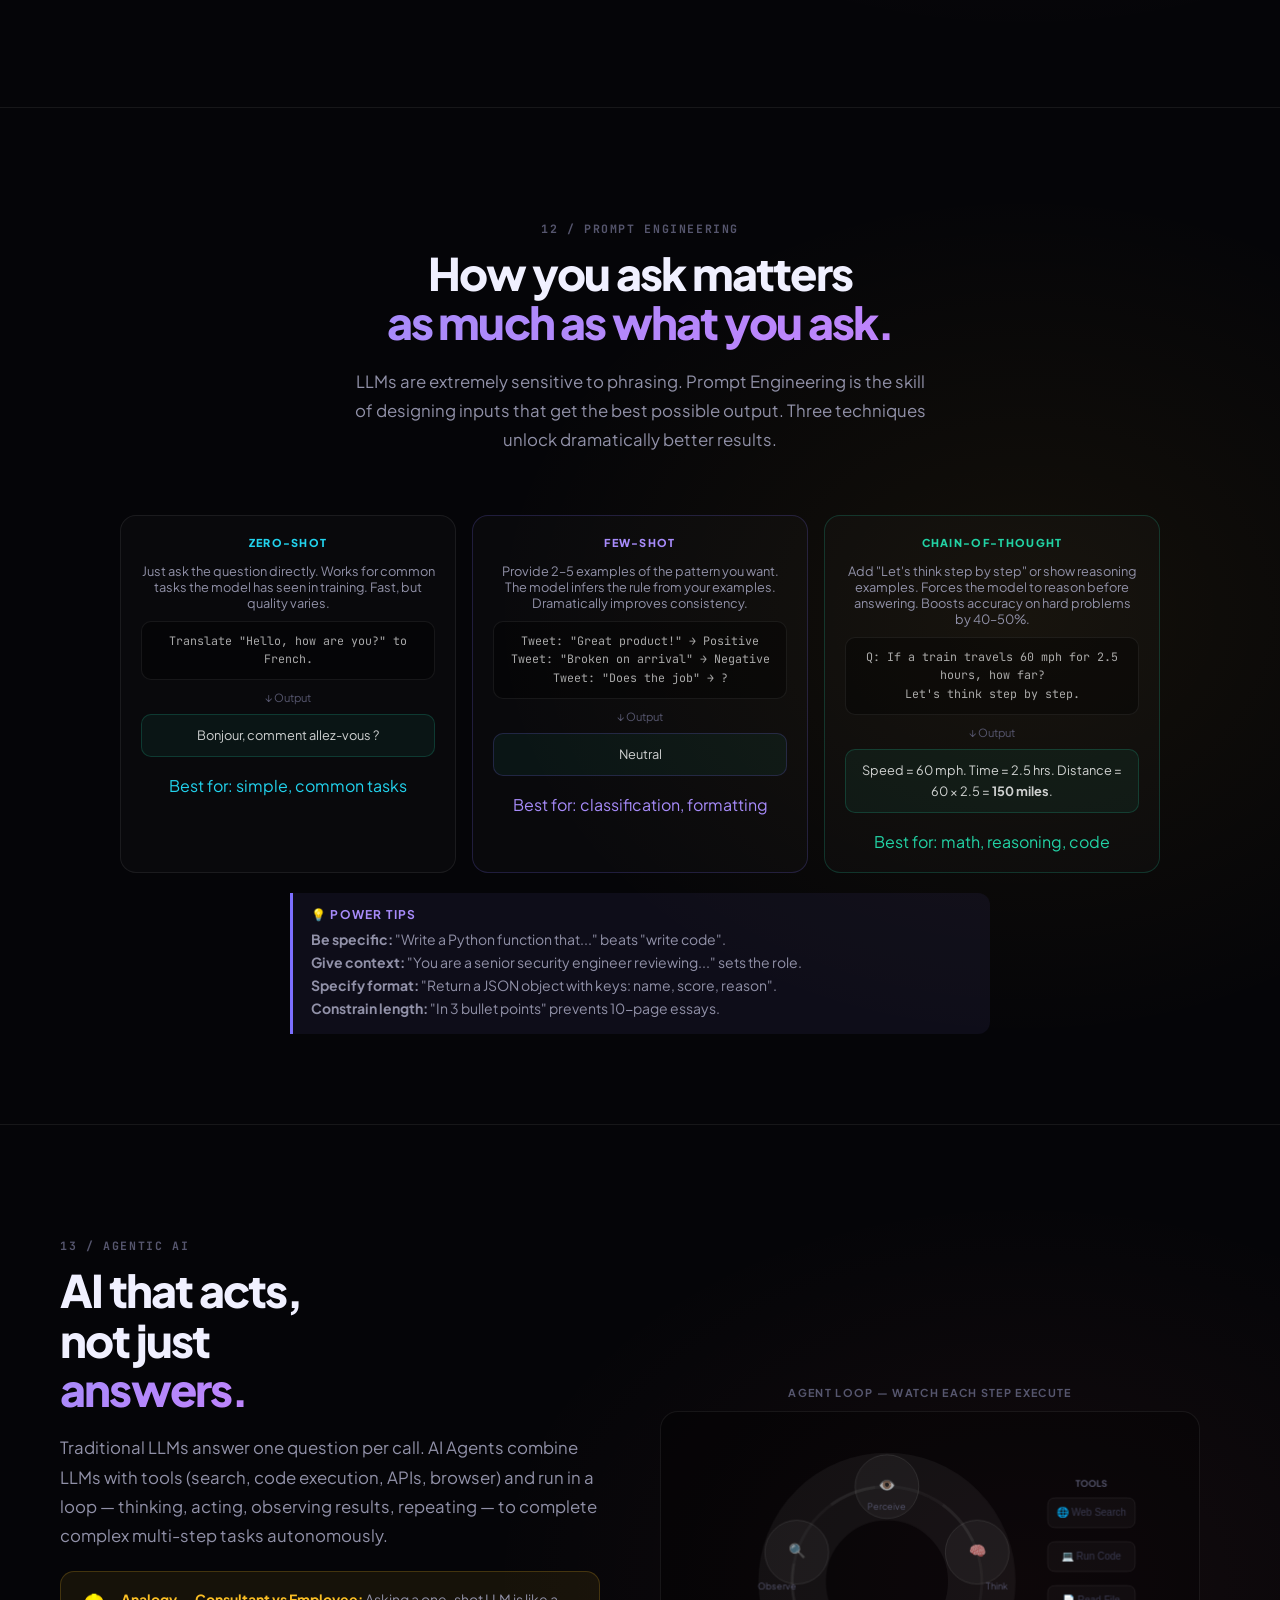
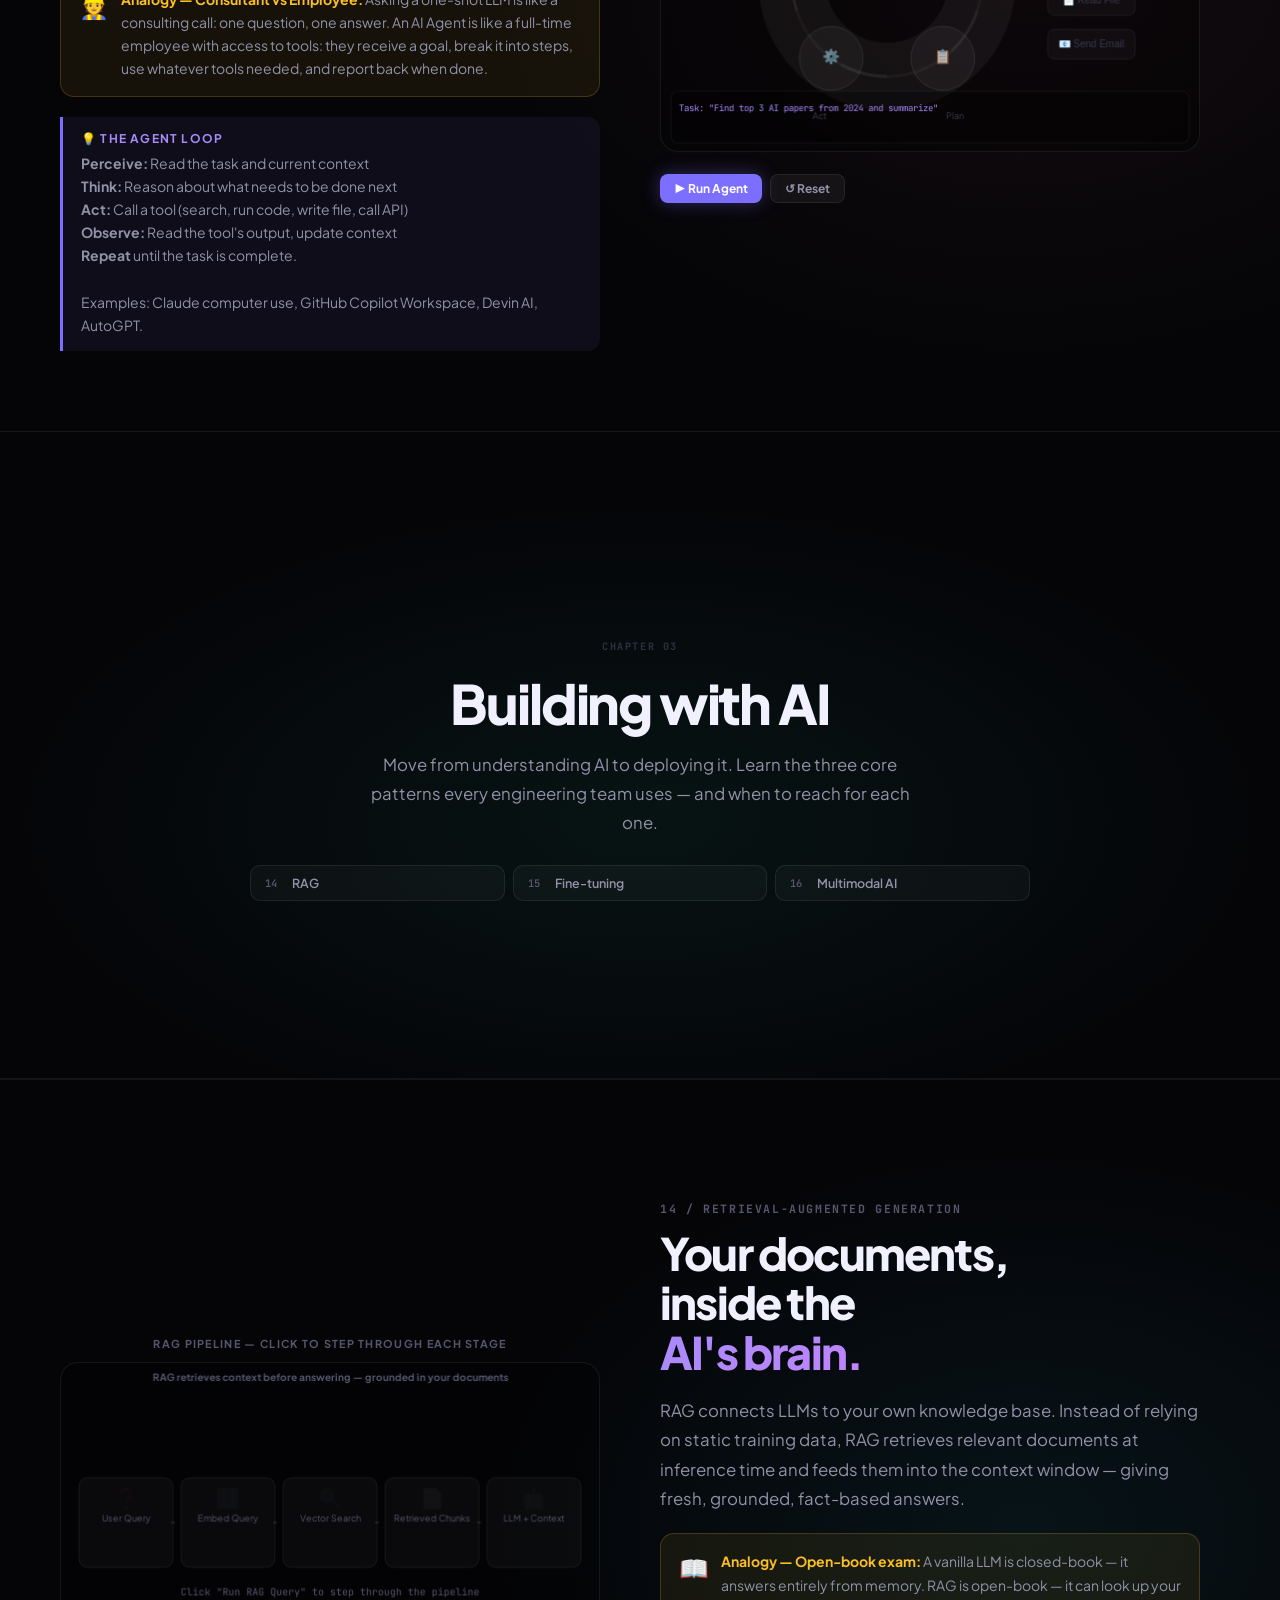
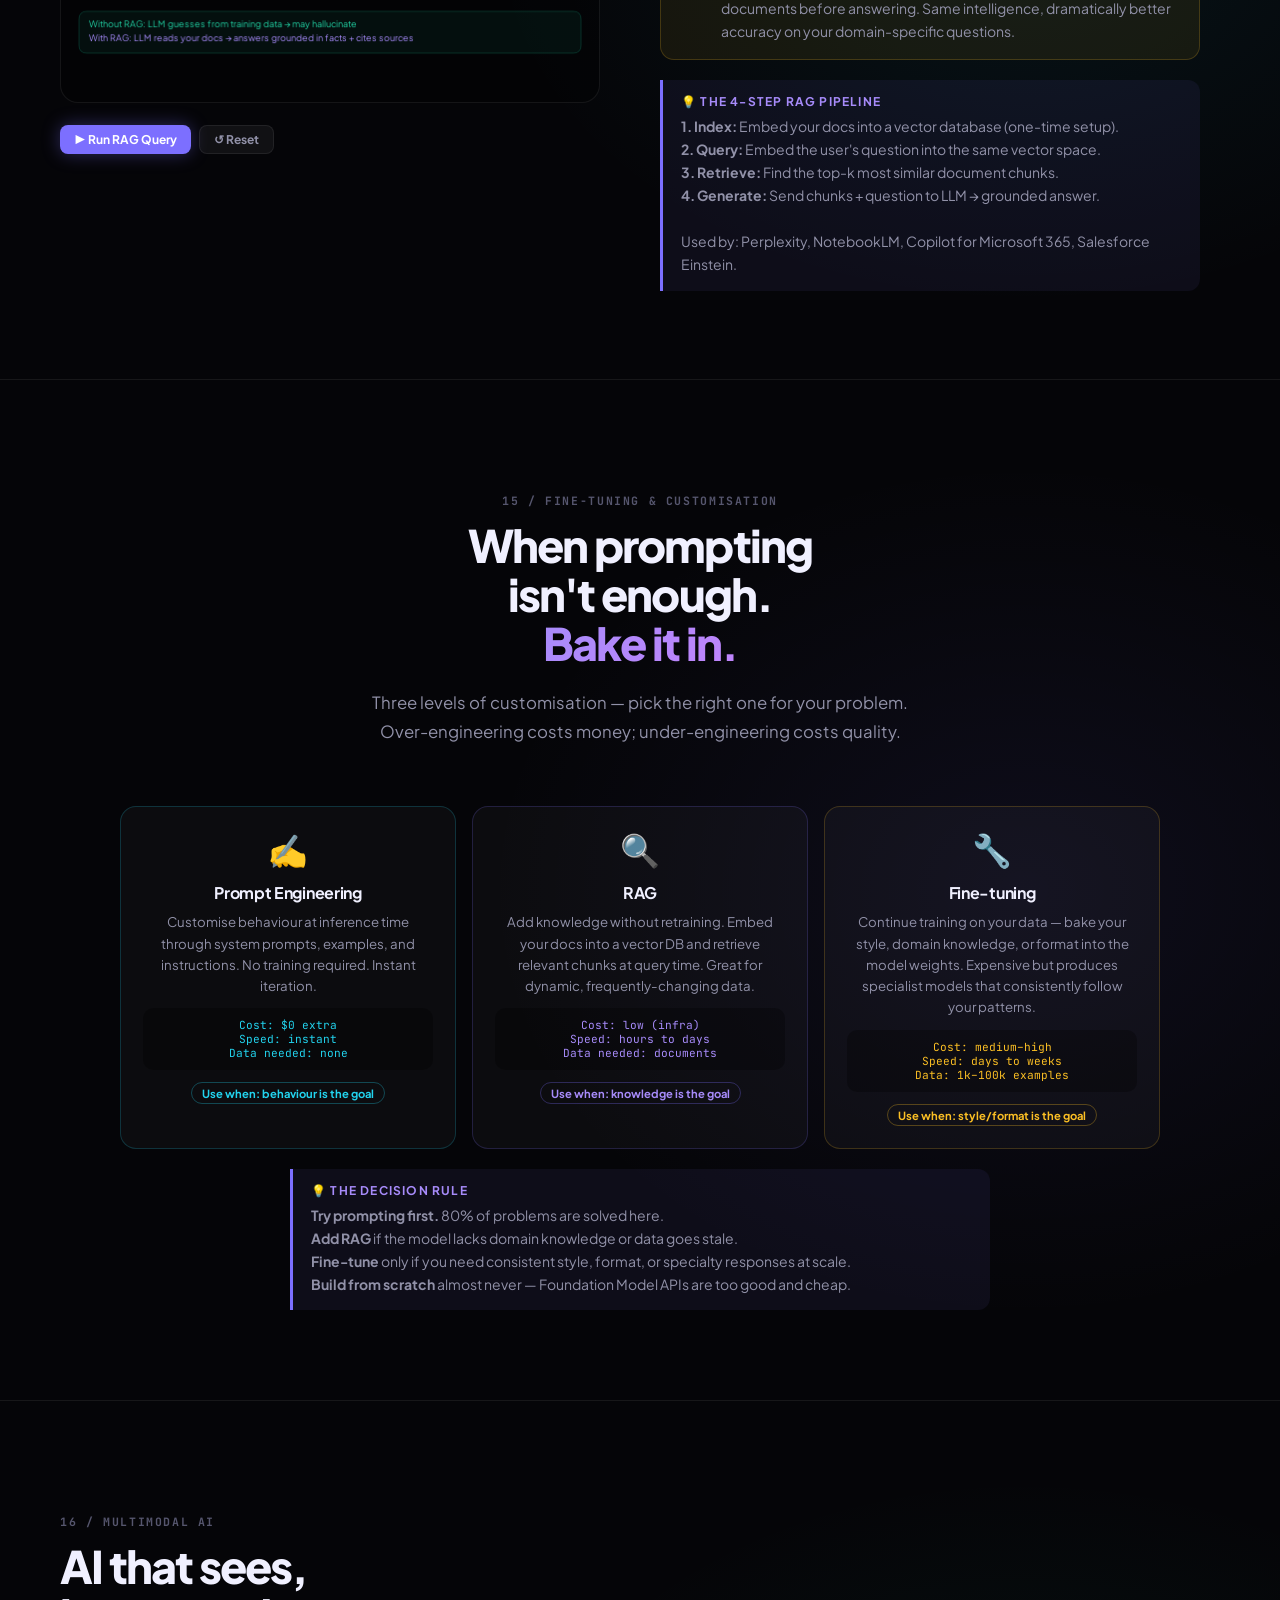
<file: learn-ai.html>
<!DOCTYPE html>
<html lang="en">
<head>
  <meta charset="UTF-8" />
  <meta name="viewport" content="width=device-width, initial-scale=1.0" />
  <title>AI & Machine Learning — LearnWithFun</title>
  <link rel="preconnect" href="https://fonts.googleapis.com" />
  <link rel="preconnect" href="https://fonts.gstatic.com" crossorigin />
  <link href="https://fonts.googleapis.com/css2?family=Space+Grotesk:wght@400;500;600;700&family=Plus+Jakarta+Sans:wght@400;500;600;700;800&family=JetBrains+Mono:wght@400;700&display=swap" rel="stylesheet" />
  <link rel="stylesheet" href="learn.css" />
</head>
<body class="has-chapter-nav">

<div class="scroll-progress"><div class="scroll-progress-fill" id="spFill"></div></div>

<nav class="learn-topnav">
  <div class="learn-topnav-inner">
    <a href="index.html" class="learn-back">← Home</a>
    <span class="learn-track-name">🧠 AI &amp; Machine Learning</span>
    <a href="ai.html" class="learn-quiz-link">Take the Quiz →</a>
  </div>
</nav>

<!-- ══════════════════════════════════════
     CHAPTER NAV BAR
══════════════════════════════════════ -->
<nav class="chapter-nav" id="chapterNav">
  <a class="ch-tab active" data-chapter="0" data-color="cyan" href="#ch0">
    <span class="ch-num">01</span> Foundations
  </a>
  <a class="ch-tab" data-chapter="1" data-color="purple" href="#ch1">
    <span class="ch-num">02</span> Modern AI
  </a>
  <a class="ch-tab" data-chapter="2" data-color="green" href="#ch2">
    <span class="ch-num">03</span> Building with AI
  </a>
  <a class="ch-tab" data-chapter="3" data-color="orange" href="#ch3">
    <span class="ch-num">04</span> Leadership
  </a>
  <span class="ch-progress-pill" id="chProgressPill">1 / 20</span>
</nav>

<!-- ══════════════════════════════════════
     SECTION NAVIGATOR (slide-in right)
══════════════════════════════════════ -->
<div class="section-nav" id="sectionNav">
  <button class="snav-toggle" id="snavToggle" aria-label="Toggle section list">
    <div class="snav-toggle-dot"></div>
    <div class="snav-toggle-dot"></div>
    <div class="snav-toggle-dot"></div>
  </button>
  <div class="snav-panel" id="snavPanel">
    <div class="snav-ch-label"><div class="snav-ch-dot" style="background:#22d3ee"></div>Foundations</div>
    <a class="snav-item active" href="#s1"><div class="snav-dot"></div>What is AI?</a>
    <a class="snav-item" href="#s2"><div class="snav-dot"></div>The Neuron</a>
    <a class="snav-item" href="#s3"><div class="snav-dot"></div>Neural Networks</a>
    <a class="snav-item" href="#s4"><div class="snav-dot"></div>Training Loop</a>
    <a class="snav-item" href="#s5"><div class="snav-dot"></div>Gradient Descent</a>
    <a class="snav-item" href="#s6"><div class="snav-dot"></div>Types of ML</a>
    <div class="snav-ch-label"><div class="snav-ch-dot" style="background:#a78bfa"></div>Modern AI</div>
    <a class="snav-item" href="#s7"><div class="snav-dot"></div>Tokens</a>
    <a class="snav-item" href="#s8"><div class="snav-dot"></div>Embeddings</a>
    <a class="snav-item" href="#s9"><div class="snav-dot"></div>Transformers</a>
    <a class="snav-item" href="#s10"><div class="snav-dot"></div>LLMs</a>
    <a class="snav-item" href="#s11"><div class="snav-dot"></div>Generative AI</a>
    <a class="snav-item" href="#s12"><div class="snav-dot"></div>Prompt Engineering</a>
    <a class="snav-item" href="#s13"><div class="snav-dot"></div>AI Agents</a>
    <div class="snav-ch-label"><div class="snav-ch-dot" style="background:#22d3a5"></div>Building with AI</div>
    <a class="snav-item" href="#s14"><div class="snav-dot"></div>RAG</a>
    <a class="snav-item" href="#s15"><div class="snav-dot"></div>Fine-tuning</a>
    <a class="snav-item" href="#s16"><div class="snav-dot"></div>Multimodal AI</a>
    <div class="snav-ch-label"><div class="snav-ch-dot" style="background:#fbbf24"></div>Leadership</div>
    <a class="snav-item" href="#s17"><div class="snav-dot"></div>AI Safety</a>
    <a class="snav-item" href="#s18"><div class="snav-dot"></div>Ethics &amp; Governance</a>
    <a class="snav-item" href="#s19"><div class="snav-dot"></div>AI Strategy</a>
    <a class="snav-item" href="#s20"><div class="snav-dot"></div>AI Landscape</a>
  </div>
</div>

<!-- ══════════════════════════════════════════════════════
     CHAPTER 0 — FOUNDATIONS
══════════════════════════════════════════════════════ -->
<section class="chapter-intro" id="ch0" data-chapter="0">
  <div class="ch-intro-inner anim-in">
    <div class="ch-intro-tag"><span class="ch-num">CHAPTER 01</span></div>
    <h2>Foundations of <span class="accent">AI</span></h2>
    <p>Understand what AI really is, how neural networks think, and why training works — the mental models every IT leader needs before evaluating any AI product or vendor.</p>
    <div class="ch-topics-grid">
      <a class="ch-topic-chip" href="#s1"><span class="ch-topic-num">01</span>What is AI?</a>
      <a class="ch-topic-chip" href="#s2"><span class="ch-topic-num">02</span>The Neuron</a>
      <a class="ch-topic-chip" href="#s3"><span class="ch-topic-num">03</span>Neural Networks</a>
      <a class="ch-topic-chip" href="#s4"><span class="ch-topic-num">04</span>Training Loop</a>
      <a class="ch-topic-chip" href="#s5"><span class="ch-topic-num">05</span>Gradient Descent</a>
      <a class="ch-topic-chip" href="#s6"><span class="ch-topic-num">06</span>Types of ML</a>
    </div>
  </div>
</section>

<!-- ═══════ S1: WHAT IS AI ═══════ -->
<section class="learn-section" id="s1" data-chapter="0" data-accent="purple">
  <div class="s-text anim-in">
    <div class="s-num">01 / What is AI?</div>
    <h2>AI doesn't follow rules.<br><span class="accent">It discovers them.</span></h2>
    <p class="s-lead">Traditional software runs on explicit instructions you write. AI flips this: instead of telling it what to do, you show it thousands of examples and it learns the pattern on its own.</p>
    <div class="analogy-box">
      <span class="analogy-icon">👶</span>
      <p><strong>Analogy:</strong> Teaching a child to recognise dogs. You don't write rules like "4 legs AND fur AND tail". You just show 1,000 photos labelled "dog" or "not dog". The child figures out the pattern. AI works the same way.</p>
    </div>
    <div class="key-insight">
      <span>💡 The key shift</span>
      <p>Traditional code: <code style="color:#22d3ee;font-family:'JetBrains Mono',monospace">IF ears AND fur THEN dog</code><br>
      Machine Learning: show examples → algorithm discovers the IF-THEN itself.</p>
    </div>
  </div>
  <div class="s-visual anim-in delay">
    <div class="visual-label">Traditional Code vs Machine Learning</div>
    <div class="canvas-wrap" id="aiCompareCanvas" style="min-height:320px"></div>
  </div>
</section>

<!-- ═══════ S2: THE NEURON ═══════ -->
<section class="learn-section flip" id="s2" data-chapter="0" data-accent="cyan">
  <div class="s-text anim-in">
    <div class="s-num">02 / The Building Block</div>
    <h2>One neuron,<br><span class="accent">one decision.</span></h2>
    <p class="s-lead">Every AI — from image recognisers to ChatGPT — is built from the same tiny unit: the artificial neuron. It takes inputs, multiplies each by a learnable weight, sums them up, and fires an output.</p>
    <div class="analogy-box">
      <span class="analogy-icon">⚖️</span>
      <p><strong>Analogy:</strong> A judge deciding a verdict. Each piece of evidence (input) has a weight of importance. The judge sums the weighted evidence, and if it crosses a threshold, they rule "guilty" (neuron fires). Weights = the judge's learned experience.</p>
    </div>
    <div class="key-insight">
      <span>💡 The math in plain English</span>
      <p><strong>Output = Activation( x₁·w₁ + x₂·w₂ + x₃·w₃ + bias )</strong><br>Move the sliders to see this live.</p>
    </div>
  </div>
  <div class="s-visual anim-in delay">
    <div class="visual-label">Interactive Neuron — move the sliders</div>
    <div class="canvas-wrap" id="neuronCanvas" style="min-height:280px"></div>
    <div class="controls" id="neuronControls"></div>
  </div>
</section>

<!-- ═══════ S3: NEURAL NETWORKS ═══════ -->
<section class="learn-section" id="s3" data-chapter="0" data-accent="purple">
  <div class="s-text anim-in">
    <div class="s-num">03 / Layers of Intelligence</div>
    <h2>Stack neurons.<br><span class="accent">Get intelligence.</span></h2>
    <p class="s-lead">One neuron can only detect one simple pattern. But connect them in layers — each layer feeding the next — and early layers detect edges, middle layers find shapes, and deep layers recognise objects.</p>
    <div class="analogy-box">
      <span class="analogy-icon">🏭</span>
      <p><strong>Analogy:</strong> A factory assembly line for image understanding. Worker 1 spots edges. Worker 2 combines edges into curves. Worker 3 combines curves into features. Worker 4 identifies the final object.</p>
    </div>
    <div class="key-insight">
      <span>💡 Why "deep" learning?</span>
      <p>Each layer learns more abstract features. That's why "deep" learning — many layers — can recognise faces, understand speech, and generate text. Watch the signal propagate →</p>
    </div>
  </div>
  <div class="s-visual anim-in delay">
    <div class="visual-label">Neural Network — click to run forward pass</div>
    <div class="canvas-wrap" id="networkCanvas" style="min-height:300px"></div>
    <div class="controls">
      <div class="ctrl-bar">
        <button class="btn-learn primary" id="btnRunNetwork">▶ Run Forward Pass</button>
        <button class="btn-learn ghost" id="btnAutoNetwork">⟳ Auto Play</button>
      </div>
    </div>
  </div>
</section>

<!-- ═══════ S4: TRAINING LOOP ═══════ -->
<section class="learn-section flip" id="s4" data-chapter="0" data-accent="green">
  <div class="s-text anim-in">
    <div class="s-num">04 / How AI Learns</div>
    <h2>Make a guess.<br>Measure the mistake.<br><span class="accent">Adjust. Repeat.</span></h2>
    <p class="s-lead">AI learning is a feedback loop. The network predicts, we measure how wrong it was (the "loss"), figure out which weights caused the mistake, and nudge those weights to do better next time.</p>
    <div class="analogy-box">
      <span class="analogy-icon">🎯</span>
      <p><strong>Analogy:</strong> Learning to throw darts. You throw (predict), see how far you missed (loss), adjust your arm angle (weights), and throw again. After 10,000 throws, you hit the bullseye consistently.</p>
    </div>
    <div class="step-list" id="trainingSteps">
      <div class="step-item active" data-step="0"><div class="step-badge">1</div><div class="step-text"><h5>Feed Data</h5><p>Send a batch of labelled examples into the network</p></div></div>
      <div class="step-item" data-step="1"><div class="step-badge">2</div><div class="step-text"><h5>Forward Pass</h5><p>Network processes inputs through all layers to produce output</p></div></div>
      <div class="step-item" data-step="2"><div class="step-badge">3</div><div class="step-text"><h5>Measure Loss</h5><p>Compare prediction to correct answer — how wrong were we?</p></div></div>
      <div class="step-item" data-step="3"><div class="step-badge">4</div><div class="step-text"><h5>Backpropagation</h5><p>Error flows backward; compute how each weight contributed to the mistake</p></div></div>
      <div class="step-item" data-step="4"><div class="step-badge">5</div><div class="step-text"><h5>Update Weights</h5><p>Nudge every weight in the direction that reduces loss. Repeat.</p></div></div>
    </div>
  </div>
  <div class="s-visual anim-in delay">
    <div class="visual-label">Training loop — watch loss decrease</div>
    <div class="canvas-wrap" id="trainingCanvas" style="min-height:300px"></div>
    <div class="controls">
      <div class="ctrl-bar">
        <button class="btn-learn primary" id="btnTrain">▶ Train One Epoch</button>
        <button class="btn-learn ghost" id="btnTrainAuto">⟳ Auto Train</button>
        <button class="btn-learn ghost sm" id="btnTrainReset">↺</button>
      </div>
    </div>
  </div>
</section>

<!-- ═══════ S5: GRADIENT DESCENT ═══════ -->
<section class="learn-section" id="s5" data-chapter="0" data-accent="orange">
  <div class="s-text anim-in">
    <div class="s-num">05 / Finding the Minimum</div>
    <h2>Roll downhill<br>until you find<br><span class="accent">the valley.</span></h2>
    <p class="s-lead">Gradient Descent minimises the loss. It calculates which direction is "downhill" on the loss surface, then takes a step in that direction. Repeat until you reach the minimum.</p>
    <div class="analogy-box">
      <span class="analogy-icon">🏔️</span>
      <p><strong>Analogy:</strong> Blindfolded on a hilly landscape, trying to find the valley. You feel the slope under your feet (gradient) and take a small step downhill. Do this repeatedly and you'll reach the lowest point.</p>
    </div>
    <div class="key-insight">
      <span>💡 The Learning Rate problem</span>
      <p>Step too small → takes forever. Step too big → overshoot the valley and bounce around.<br><strong>Try both extremes with the slider →</strong></p>
    </div>
  </div>
  <div class="s-visual anim-in delay">
    <div class="visual-label">Interactive gradient descent — adjust learning rate</div>
    <div class="canvas-wrap" id="gradCanvas" style="min-height:280px"></div>
    <div class="controls" id="gradControls">
      <div class="ctrl-row">
        <span class="ctrl-label">Learning Rate: <span class="ctrl-val" id="lrVal">0.30</span></span>
        <input class="ctrl-slider" type="range" id="lrSlider" min="1" max="10" value="3" />
      </div>
      <div class="ctrl-bar">
        <button class="btn-learn primary sm" id="btnGradStep">▶ One Step</button>
        <button class="btn-learn ghost sm" id="btnGradAuto">⚡ Auto</button>
        <button class="btn-learn ghost sm" id="btnGradReset">↺ Reset</button>
      </div>
    </div>
  </div>
</section>

<!-- ═══════ S6: TYPES OF ML ═══════ -->
<section class="learn-section full-center" id="s6" data-chapter="0" data-accent="pink">
  <div class="s-text anim-in" style="max-width:760px;margin:0 auto;text-align:center">
    <div class="s-num" style="text-align:center">06 / Learning Styles</div>
    <h2>Three ways <span class="accent">machines learn</span></h2>
    <p class="s-lead" style="max-width:560px;margin:0 auto">Not all AI systems learn the same way. Depending on what data you have and what problem you're solving, you'll choose a different learning paradigm.</p>
  </div>
  <div class="anim-in delay" style="width:100%">
    <div class="compare-grid cols-3">
      <div class="compare-card" style="border-color:rgba(34,211,238,0.2)">
        <div class="cc-icon">👩‍🏫</div>
        <h4>Supervised Learning</h4>
        <p>Learn from labelled examples. A teacher provides both the question <em>and</em> the correct answer. The model learns to map inputs → outputs.</p>
        <div style="margin-top:14px;background:rgba(0,0,0,0.3);border-radius:10px;padding:10px;font-family:'JetBrains Mono',monospace;font-size:0.72rem;color:#22d3ee">
          Input: photo of cat<br>Label: "cat" ✓<br>→ Model learns the pattern
        </div>
        <div class="cc-tag" style="color:#22d3ee;border-color:rgba(34,211,238,0.3)">Spam filters · Medical diagnosis</div>
      </div>
      <div class="compare-card" style="border-color:rgba(192,132,252,0.2)">
        <div class="cc-icon">🔍</div>
        <h4>Unsupervised Learning</h4>
        <p>No labels provided. The algorithm discovers hidden structure and patterns in the data entirely on its own.</p>
        <div style="margin-top:14px;background:rgba(0,0,0,0.3);border-radius:10px;padding:10px;font-family:'JetBrains Mono',monospace;font-size:0.72rem;color:#c084fc">
          Input: 1 million songs<br>No labels given<br>→ Discovers genres naturally
        </div>
        <div class="cc-tag" style="color:#c084fc;border-color:rgba(192,132,252,0.3)">Customer grouping · Topic modelling</div>
      </div>
      <div class="compare-card" style="border-color:rgba(251,191,36,0.2)">
        <div class="cc-icon">🎮</div>
        <h4>Reinforcement Learning</h4>
        <p>An agent learns by interacting with an environment, receiving rewards for good actions and penalties for bad ones — like training a dog with treats.</p>
        <div style="margin-top:14px;background:rgba(0,0,0,0.3);border-radius:10px;padding:10px;font-family:'JetBrains Mono',monospace;font-size:0.72rem;color:#fbbf24">
          Action taken → +10 reward<br>Bad action → -1 penalty<br>→ Learns optimal policy
        </div>
        <div class="cc-tag" style="color:#fbbf24;border-color:rgba(251,191,36,0.3)">AlphaGo · Self-driving · ChatGPT RLHF</div>
      </div>
    </div>
  </div>
</section>

<!-- ══════════════════════════════════════════════════════
     CHAPTER 1 — MODERN AI
══════════════════════════════════════════════════════ -->
<section class="chapter-intro" id="ch1" data-chapter="1">
  <div class="ch-intro-inner anim-in">
    <div class="ch-intro-tag"><span class="ch-num">CHAPTER 02</span></div>
    <h2>The <span class="accent">Modern AI</span> Stack</h2>
    <p>How tokens, embeddings, and Transformers combine to produce LLMs — and how LLMs become the generative AI tools you use every day.</p>
    <div class="ch-topics-grid">
      <a class="ch-topic-chip" href="#s7"><span class="ch-topic-num">07</span>Tokens</a>
      <a class="ch-topic-chip" href="#s8"><span class="ch-topic-num">08</span>Embeddings</a>
      <a class="ch-topic-chip" href="#s9"><span class="ch-topic-num">09</span>Transformers &amp; Attention</a>
      <a class="ch-topic-chip" href="#s10"><span class="ch-topic-num">10</span>LLMs</a>
      <a class="ch-topic-chip" href="#s11"><span class="ch-topic-num">11</span>Generative AI</a>
      <a class="ch-topic-chip" href="#s12"><span class="ch-topic-num">12</span>Prompt Engineering</a>
      <a class="ch-topic-chip" href="#s13"><span class="ch-topic-num">13</span>AI Agents</a>
    </div>
  </div>
</section>

<!-- ═══════ S7: TOKENS ═══════ -->
<section class="learn-section flip" id="s7" data-chapter="1" data-accent="orange">
  <div class="s-text anim-in">
    <div class="s-num">07 / Tokens &amp; Tokenization</div>
    <h2>LLMs don't read<br>words. They read<br><span class="accent">tokens.</span></h2>
    <p class="s-lead">Before processing text, an LLM breaks it into "tokens" — chunks that can be whole words, parts of words, or single characters. "tokenization" becomes ["token", "ization"]. Understanding tokens explains context windows, costs, and quirky model behaviours.</p>
    <div class="analogy-box">
      <span class="analogy-icon">🎵</span>
      <p><strong>Analogy — Sheet music:</strong> A musician reads notes and chords — pre-packaged sound units. They don't think in individual vibrations. Tokens are the "notes" of language for an LLM. Common words = one note. Rare words get broken into parts.</p>
    </div>
    <div class="key-insight">
      <span>💡 Why tokens matter</span>
      <p><strong>Context window:</strong> GPT-4 handles 128,000 tokens (~96,000 words) per conversation.<br>
      <strong>Cost:</strong> API pricing is per token — long prompts = higher cost.<br>
      <strong>Quirks:</strong> LLMs struggled with "9.11 vs 9.9" because numbers are tokens, not math.<br>
      <strong>Rule of thumb:</strong> ~1 token ≈ ¾ of an English word.</p>
    </div>
  </div>
  <div class="s-visual anim-in delay">
    <div class="visual-label">Live tokenizer — type text and watch it split into tokens</div>
    <div class="canvas-wrap" style="padding:16px;min-height:160px;display:flex;flex-direction:column;gap:10px">
      <textarea id="tokenInput"
        style="width:100%;background:transparent;border:none;border-bottom:1px solid rgba(255,255,255,0.12);color:#f0f0ff;font-family:'JetBrains Mono',monospace;font-size:0.88rem;outline:none;resize:none;padding:4px 0;line-height:1.6;caret-color:#a78bfa"
        rows="2" spellcheck="false">How does tokenization work in large language models?</textarea>
      <div id="tokenOutput" style="display:flex;flex-wrap:wrap;gap:6px;min-height:52px;align-content:flex-start"></div>
      <div id="tokenStats" style="font-size:0.72rem;font-family:'JetBrains Mono',monospace;color:#56566e;padding-top:4px;border-top:1px solid rgba(255,255,255,0.05)"></div>
    </div>
    <div style="display:flex;gap:8px;flex-wrap:wrap;margin-top:8px">
      <button class="btn-learn ghost sm" onclick="document.getElementById('tokenInput').value='ChatGPT is an AI assistant'; updateTokens()">Try: ChatGPT</button>
      <button class="btn-learn ghost sm" onclick="document.getElementById('tokenInput').value='9.11 > 9.9 is false'; updateTokens()">Try: 9.11 vs 9.9</button>
      <button class="btn-learn ghost sm" onclick="document.getElementById('tokenInput').value='Supercalifragilistic!'; updateTokens()">Try: long word</button>
    </div>
  </div>
</section>

<!-- ═══════ S8: EMBEDDINGS ═══════ -->
<section class="learn-section" id="s8" data-chapter="1" data-accent="purple">
  <div class="s-text anim-in">
    <div class="s-num">08 / Embeddings &amp; Meaning</div>
    <h2>Words as<br>coordinates in<br><span class="accent">meaning-space.</span></h2>
    <p class="s-lead">Before an LLM processes a token, it converts it into an embedding — a list of hundreds of numbers (a vector) representing its meaning. Similar words have similar vectors, which is how AI understands context and finds related concepts.</p>
    <div class="analogy-box">
      <span class="analogy-icon">🗺️</span>
      <p><strong>Analogy — GPS coordinates:</strong> "Paris" and "London" are different cities but close on a map. "Paris" and "Jupiter" are far apart. Embeddings are GPS coordinates on a "map of meaning" — similar concepts cluster together, distant ones are far apart.</p>
    </div>
    <div class="key-insight">
      <span>💡 Vector arithmetic works!</span>
      <p><strong>king − man + woman ≈ queen</strong><br>
      This is real math on embedding vectors. The model has learned that "king" and "queen" differ only by the "gender" dimension. This is how semantic search, RAG, and recommendations work — all just distance calculations in embedding space.</p>
    </div>
  </div>
  <div class="s-visual anim-in delay">
    <div class="visual-label">Word embedding map — hover to see relationships</div>
    <div class="canvas-wrap" id="embeddingCanvas" style="min-height:340px"></div>
    <div style="display:flex;gap:8px;flex-wrap:wrap;margin-top:8px">
      <span style="font-size:0.72rem;color:#56566e">Clusters:</span>
      <span style="font-size:0.72rem;padding:2px 8px;border-radius:6px;background:rgba(251,191,36,0.1);color:#fbbf24">Royalty</span>
      <span style="font-size:0.72rem;padding:2px 8px;border-radius:6px;background:rgba(34,211,238,0.1);color:#22d3ee">People</span>
      <span style="font-size:0.72rem;padding:2px 8px;border-radius:6px;background:rgba(34,211,165,0.1);color:#22d3a5">Animals</span>
      <span style="font-size:0.72rem;padding:2px 8px;border-radius:6px;background:rgba(124,111,255,0.1);color:#a78bfa">Tech</span>
      <span style="font-size:0.72rem;padding:2px 8px;border-radius:6px;background:rgba(251,115,36,0.1);color:#fb923c">Food</span>
    </div>
  </div>
</section>

<!-- ═══════ S9: TRANSFORMERS & ATTENTION ═══════ -->
<section class="learn-section flip" id="s9" data-chapter="1" data-accent="cyan">
  <div class="s-text anim-in">
    <div class="s-num">09 / Transformers &amp; Attention</div>
    <h2>Every word<br>watches every<br><span class="accent">other word.</span></h2>
    <p class="s-lead">The Transformer (2017, "Attention Is All You Need") revolutionised AI. Its core innovation: self-attention — each token can look at any other token in the sequence, weighted by relevance. This lets models understand long-range context in a single pass.</p>
    <div class="analogy-box">
      <span class="analogy-icon">🔍</span>
      <p><strong>Analogy — Reading a detective novel:</strong> When you hit "he did it", your brain instantly links "he" back to the suspect mentioned 3 pages ago. Attention does the same — every word can "look back" at any earlier word and decide how much it matters for understanding the current word.</p>
    </div>
    <div class="key-insight">
      <span>💡 Why it matters</span>
      <p>"Bank" means different things in "river bank" vs "deposit at the bank". Attention lets the model look at surrounding words and disambiguate. GPT, Claude, Gemini, BERT — all Transformer-based. The 2017 paper is the single most impactful AI paper of the decade.</p>
    </div>
  </div>
  <div class="s-visual anim-in delay">
    <div class="visual-label">Self-attention — click any word to see what it attends to</div>
    <div class="canvas-wrap" id="attentionCanvas" style="min-height:320px"></div>
    <div class="ctrl-bar" style="margin-top:10px">
      <button class="btn-learn ghost sm" id="attnEx1">Example: "river bank"</button>
      <button class="btn-learn ghost sm" id="attnEx2">Example: "money bank"</button>
    </div>
  </div>
</section>

<!-- ═══════ S10: LLMs ═══════ -->
<section class="learn-section" id="s10" data-chapter="1" data-accent="green">
  <div class="s-text anim-in">
    <div class="s-num">10 / Large Language Models</div>
    <h2>Predict the<br>next word.<br><span class="accent">Trillions of times.</span></h2>
    <p class="s-lead">LLMs are trained on a single objective: given all previous tokens, predict the next token. That's it. But do this on essentially all human-written text with hundreds of billions of parameters, and remarkable capabilities emerge — writing, coding, reasoning, translating — none explicitly programmed.</p>
    <div class="analogy-box">
      <span class="analogy-icon">📱</span>
      <p><strong>Analogy — Autocomplete on steroids:</strong> Your phone's autocomplete was trained on your own messages and suggests next words. LLMs were trained on essentially all human knowledge, at incomparably larger scale. Same task, completely different capability that emerges from scale.</p>
    </div>
    <div class="key-insight">
      <span>💡 Scale creates new abilities</span>
      <p>GPT-1 (117M params, 2018): barely coherent sentences.<br>
      GPT-3 (175B params, 2020): writes essays, translates.<br>
      GPT-4 (~1.8T params est., 2023): passes bar exam, reasons about novel situations.<br>
      <strong>No one explicitly programmed these capabilities — they emerged from scale.</strong></p>
    </div>
  </div>
  <div class="s-visual anim-in delay">
    <div class="visual-label">Next-token prediction — adjust temperature, click Generate</div>
    <div class="canvas-wrap" id="llmCanvas" style="min-height:300px"></div>
    <div class="controls">
      <div class="ctrl-row">
        <span class="ctrl-label">Temperature: <span class="ctrl-val" id="tempVal">0.7</span></span>
        <input class="ctrl-slider" type="range" id="tempSlider" min="1" max="20" value="7" />
      </div>
      <div style="font-size:0.72rem;color:#56566e;font-family:'JetBrains Mono',monospace">
        Low = predictable · High = creative/random
      </div>
      <div class="ctrl-bar" style="margin-top:8px">
        <button class="btn-learn primary sm" id="btnGenToken">+ Generate Token</button>
        <button class="btn-learn ghost sm" id="btnGenReset">↺ Reset</button>
      </div>
    </div>
  </div>
</section>

<!-- ═══════ S11: GENERATIVE AI ═══════ -->
<section class="learn-section flip" id="s11" data-chapter="1" data-accent="pink">
  <div class="s-text anim-in">
    <div class="s-num">11 / Generative AI</div>
    <h2>AI that creates,<br>not just<br><span class="accent">classifies.</span></h2>
    <p class="s-lead">Traditional ML classifies (is this a cat or dog?). Generative AI produces new content — text, images, audio, code, video. Different modalities use different architectures: Transformers for text, Diffusion models for images, GANs for some video.</p>
    <div class="analogy-box">
      <span class="analogy-icon">🎨</span>
      <p><strong>Diffusion models:</strong> Learn by studying noise. Training = take real images, gradually add random noise until it's pure static, teach the model to reverse the process. Inference = start with pure noise, denoise step-by-step guided by a text prompt. <em>Midjourney, DALL-E, Stable Diffusion all use this.</em></p>
    </div>
    <div class="key-insight">
      <span>💡 Four types of Generative AI</span>
      <p><strong>Text:</strong> GPT-4, Claude, Gemini (Transformer + RLHF)<br>
      <strong>Image:</strong> DALL-E, Midjourney, Stable Diffusion (Diffusion models)<br>
      <strong>Code:</strong> GitHub Copilot, Cursor (LLMs fine-tuned on code)<br>
      <strong>Multimodal:</strong> GPT-4o, Gemini Ultra (see, hear, and speak)</p>
    </div>
  </div>
  <div class="s-visual anim-in delay">
    <div class="visual-label">Diffusion — noise gradually becomes an image</div>
    <div class="canvas-wrap" id="diffusionCanvas" style="min-height:300px"></div>
    <div class="ctrl-bar" style="margin-top:10px">
      <button class="btn-learn primary sm" id="btnDiffuse">▶ Run Diffusion</button>
      <button class="btn-learn ghost sm" id="btnDiffuseReset">↺ Reset to Noise</button>
    </div>
  </div>
</section>

<!-- ═══════ S12: PROMPT ENGINEERING ═══════ -->
<section class="learn-section full-center" id="s12" data-chapter="1" data-accent="orange">
  <div class="s-text anim-in" style="max-width:760px;margin:0 auto;text-align:center">
    <div class="s-num" style="text-align:center">12 / Prompt Engineering</div>
    <h2>How you ask matters<br><span class="accent">as much as what you ask.</span></h2>
    <p class="s-lead" style="max-width:580px;margin:0 auto">LLMs are extremely sensitive to phrasing. Prompt Engineering is the skill of designing inputs that get the best possible output. Three techniques unlock dramatically better results.</p>
  </div>
  <div class="anim-in delay" style="width:100%">
    <div class="compare-grid cols-3">
      <div class="prompt-card">
        <div class="prompt-label" style="color:#22d3ee">Zero-Shot</div>
        <p style="font-size:0.8rem;color:var(--text-2)">Just ask the question directly. Works for common tasks the model has seen in training. Fast, but quality varies.</p>
        <div class="prompt-box">Translate "Hello, how are you?" to French.</div>
        <div style="font-size:0.7rem;color:#56566e;text-align:center">↓ Output</div>
        <div class="prompt-output">Bonjour, comment allez-vous ?</div>
        <div class="cc-tag" style="color:#22d3ee;border-color:rgba(34,211,238,0.3);margin-top:8px">Best for: simple, common tasks</div>
      </div>
      <div class="prompt-card" style="border-color:rgba(124,111,255,0.2)">
        <div class="prompt-label" style="color:#a78bfa">Few-Shot</div>
        <p style="font-size:0.8rem;color:var(--text-2)">Provide 2–5 examples of the pattern you want. The model infers the rule from your examples. Dramatically improves consistency.</p>
        <div class="prompt-box">Tweet: "Great product!" → Positive
Tweet: "Broken on arrival" → Negative
Tweet: "Does the job" → ?</div>
        <div style="font-size:0.7rem;color:#56566e;text-align:center">↓ Output</div>
        <div class="prompt-output" style="border-color:rgba(124,111,255,0.2)">Neutral</div>
        <div class="cc-tag" style="color:#a78bfa;border-color:rgba(124,111,255,0.3);margin-top:8px">Best for: classification, formatting</div>
      </div>
      <div class="prompt-card" style="border-color:rgba(34,211,165,0.2)">
        <div class="prompt-label" style="color:#22d3a5">Chain-of-Thought</div>
        <p style="font-size:0.8rem;color:var(--text-2)">Add "Let's think step by step" or show reasoning examples. Forces the model to reason before answering. Boosts accuracy on hard problems by 40–50%.</p>
        <div class="prompt-box">Q: If a train travels 60 mph for 2.5 hours, how far?
Let's think step by step.</div>
        <div style="font-size:0.7rem;color:#56566e;text-align:center">↓ Output</div>
        <div class="prompt-output" style="border-color:rgba(34,211,165,0.2)">Speed = 60 mph. Time = 2.5 hrs. Distance = 60 × 2.5 = <strong>150 miles</strong>.</div>
        <div class="cc-tag" style="color:#22d3a5;border-color:rgba(34,211,165,0.3);margin-top:8px">Best for: math, reasoning, code</div>
      </div>
    </div>
    <div class="key-insight" style="max-width:700px;margin:20px auto 0;text-align:left">
      <span>💡 Power tips</span>
      <p><strong>Be specific:</strong> "Write a Python function that..." beats "write code".<br>
      <strong>Give context:</strong> "You are a senior security engineer reviewing..." sets the role.<br>
      <strong>Specify format:</strong> "Return a JSON object with keys: name, score, reason".<br>
      <strong>Constrain length:</strong> "In 3 bullet points" prevents 10-page essays.</p>
    </div>
  </div>
</section>

<!-- ═══════ S13: AI AGENTS ═══════ -->
<section class="learn-section" id="s13" data-chapter="1" data-accent="red">
  <div class="s-text anim-in">
    <div class="s-num">13 / Agentic AI</div>
    <h2>AI that acts,<br>not just<br><span class="accent">answers.</span></h2>
    <p class="s-lead">Traditional LLMs answer one question per call. AI Agents combine LLMs with tools (search, code execution, APIs, browser) and run in a loop — thinking, acting, observing results, repeating — to complete complex multi-step tasks autonomously.</p>
    <div class="analogy-box">
      <span class="analogy-icon">👷</span>
      <p><strong>Analogy — Consultant vs Employee:</strong> Asking a one-shot LLM is like a consulting call: one question, one answer. An AI Agent is like a full-time employee with access to tools: they receive a goal, break it into steps, use whatever tools needed, and report back when done.</p>
    </div>
    <div class="key-insight">
      <span>💡 The Agent Loop</span>
      <p><strong>Perceive:</strong> Read the task and current context<br>
      <strong>Think:</strong> Reason about what needs to be done next<br>
      <strong>Act:</strong> Call a tool (search, run code, write file, call API)<br>
      <strong>Observe:</strong> Read the tool's output, update context<br>
      <strong>Repeat</strong> until the task is complete.<br><br>
      Examples: Claude computer use, GitHub Copilot Workspace, Devin AI, AutoGPT.</p>
    </div>
  </div>
  <div class="s-visual anim-in delay">
    <div class="visual-label">Agent loop — watch each step execute</div>
    <div class="canvas-wrap" id="agentCanvas" style="min-height:340px"></div>
    <div class="ctrl-bar" style="margin-top:10px">
      <button class="btn-learn primary sm" id="btnAgentRun">▶ Run Agent</button>
      <button class="btn-learn ghost sm" id="btnAgentReset">↺ Reset</button>
    </div>
  </div>
</section>

<!-- ══════════════════════════════════════════════════════
     CHAPTER 2 — BUILDING WITH AI
══════════════════════════════════════════════════════ -->
<section class="chapter-intro" id="ch2" data-chapter="2">
  <div class="ch-intro-inner anim-in">
    <div class="ch-intro-tag"><span class="ch-num">CHAPTER 03</span></div>
    <h2>Building <span class="accent">with AI</span></h2>
    <p>Move from understanding AI to deploying it. Learn the three core patterns every engineering team uses — and when to reach for each one.</p>
    <div class="ch-topics-grid">
      <a class="ch-topic-chip" href="#s14"><span class="ch-topic-num">14</span>RAG</a>
      <a class="ch-topic-chip" href="#s15"><span class="ch-topic-num">15</span>Fine-tuning</a>
      <a class="ch-topic-chip" href="#s16"><span class="ch-topic-num">16</span>Multimodal AI</a>
    </div>
  </div>
</section>

<!-- ═══════ S14: RAG ═══════ -->
<section class="learn-section flip" id="s14" data-chapter="2" data-accent="cyan">
  <div class="s-text anim-in">
    <div class="s-num">14 / Retrieval-Augmented Generation</div>
    <h2>Your documents,<br>inside the<br><span class="accent">AI's brain.</span></h2>
    <p class="s-lead">RAG connects LLMs to your own knowledge base. Instead of relying on static training data, RAG retrieves relevant documents at inference time and feeds them into the context window — giving fresh, grounded, fact-based answers.</p>
    <div class="analogy-box">
      <span class="analogy-icon">📖</span>
      <p><strong>Analogy — Open-book exam:</strong> A vanilla LLM is closed-book — it answers entirely from memory. RAG is open-book — it can look up your documents before answering. Same intelligence, dramatically better accuracy on your domain-specific questions.</p>
    </div>
    <div class="key-insight">
      <span>💡 The 4-step RAG pipeline</span>
      <p><strong>1. Index:</strong> Embed your docs into a vector database (one-time setup).<br>
      <strong>2. Query:</strong> Embed the user's question into the same vector space.<br>
      <strong>3. Retrieve:</strong> Find the top-k most similar document chunks.<br>
      <strong>4. Generate:</strong> Send chunks + question to LLM → grounded answer.<br><br>
      Used by: Perplexity, NotebookLM, Copilot for Microsoft 365, Salesforce Einstein.</p>
    </div>
  </div>
  <div class="s-visual anim-in delay">
    <div class="visual-label">RAG pipeline — click to step through each stage</div>
    <div class="canvas-wrap" id="ragCanvas" style="min-height:340px"></div>
    <div class="ctrl-bar" style="margin-top:10px">
      <button class="btn-learn primary sm" id="btnRagRun">▶ Run RAG Query</button>
      <button class="btn-learn ghost sm" id="btnRagReset">↺ Reset</button>
    </div>
  </div>
</section>

<!-- ═══════ S15: FINE-TUNING ═══════ -->
<section class="learn-section full-center" id="s15" data-chapter="2" data-accent="purple">
  <div class="s-text anim-in" style="max-width:760px;margin:0 auto;text-align:center">
    <div class="s-num" style="text-align:center">15 / Fine-tuning &amp; Customisation</div>
    <h2>When prompting<br>isn't enough.<br><span class="accent">Bake it in.</span></h2>
    <p class="s-lead" style="max-width:580px;margin:0 auto">Three levels of customisation — pick the right one for your problem. Over-engineering costs money; under-engineering costs quality.</p>
  </div>
  <div class="anim-in delay" style="width:100%">
    <div class="compare-grid cols-3">
      <div class="compare-card" style="border-color:rgba(34,211,238,0.2)">
        <div class="cc-icon">✍️</div>
        <h4>Prompt Engineering</h4>
        <p>Customise behaviour at inference time through system prompts, examples, and instructions. No training required. Instant iteration.</p>
        <div style="margin-top:12px;background:rgba(0,0,0,0.3);border-radius:10px;padding:10px;font-family:'JetBrains Mono',monospace;font-size:0.7rem;color:#22d3ee">
          Cost: $0 extra<br>Speed: instant<br>Data needed: none
        </div>
        <div class="cc-tag" style="color:#22d3ee;border-color:rgba(34,211,238,0.3)">Use when: behaviour is the goal</div>
      </div>
      <div class="compare-card" style="border-color:rgba(124,111,255,0.2)">
        <div class="cc-icon">🔍</div>
        <h4>RAG</h4>
        <p>Add knowledge without retraining. Embed your docs into a vector DB and retrieve relevant chunks at query time. Great for dynamic, frequently-changing data.</p>
        <div style="margin-top:12px;background:rgba(0,0,0,0.3);border-radius:10px;padding:10px;font-family:'JetBrains Mono',monospace;font-size:0.7rem;color:#a78bfa">
          Cost: low (infra)<br>Speed: hours to days<br>Data needed: documents
        </div>
        <div class="cc-tag" style="color:#a78bfa;border-color:rgba(124,111,255,0.3)">Use when: knowledge is the goal</div>
      </div>
      <div class="compare-card" style="border-color:rgba(251,191,36,0.2)">
        <div class="cc-icon">🔧</div>
        <h4>Fine-tuning</h4>
        <p>Continue training on your data — bake your style, domain knowledge, or format into the model weights. Expensive but produces specialist models that consistently follow your patterns.</p>
        <div style="margin-top:12px;background:rgba(0,0,0,0.3);border-radius:10px;padding:10px;font-family:'JetBrains Mono',monospace;font-size:0.7rem;color:#fbbf24">
          Cost: medium–high<br>Speed: days to weeks<br>Data: 1k–100k examples
        </div>
        <div class="cc-tag" style="color:#fbbf24;border-color:rgba(251,191,36,0.3)">Use when: style/format is the goal</div>
      </div>
    </div>
    <div class="key-insight" style="max-width:700px;margin:20px auto 0;text-align:left">
      <span>💡 The decision rule</span>
      <p><strong>Try prompting first.</strong> 80% of problems are solved here.<br>
      <strong>Add RAG</strong> if the model lacks domain knowledge or data goes stale.<br>
      <strong>Fine-tune</strong> only if you need consistent style, format, or specialty responses at scale.<br>
      <strong>Build from scratch</strong> almost never — Foundation Model APIs are too good and cheap.</p>
    </div>
  </div>
</section>

<!-- ═══════ S16: MULTIMODAL AI ═══════ -->
<section class="learn-section" id="s16" data-chapter="2" data-accent="green">
  <div class="s-text anim-in">
    <div class="s-num">16 / Multimodal AI</div>
    <h2>AI that sees,<br>hears, and<br><span class="accent">understands all.</span></h2>
    <p class="s-lead">Modern AI isn't just text. Multimodal models process and generate across text, images, audio, video, and code — often simultaneously. GPT-4o can see a photo and answer questions about it. Gemini can watch a video and summarise it. This transforms what's possible in enterprise AI.</p>
    <div class="analogy-box">
      <span class="analogy-icon">🧠</span>
      <p><strong>Analogy — The human brain:</strong> You don't have separate brains for reading, listening, and watching. One brain integrates all senses into unified understanding. Multimodal AI does the same — a single model that sees a screenshot, hears the audio narration, and reads the transcript simultaneously.</p>
    </div>
    <div class="key-insight">
      <span>💡 Enterprise use cases by modality</span>
      <p><strong>Vision:</strong> Manufacturing quality control, medical imaging, document understanding (invoices, contracts), reading dashboards and diagrams.<br>
      <strong>Audio:</strong> Call centre transcription &amp; sentiment analysis, meeting summarisation, voice interfaces.<br>
      <strong>Video:</strong> Security monitoring, training content analysis, sports analytics.<br>
      <strong>Cross-modal:</strong> "Describe this chart" (vision→text), "Read this PDF aloud" (text→speech).</p>
    </div>
  </div>
  <div class="s-visual anim-in delay">
    <div class="anim-in delay" style="width:100%">
      <div class="compare-grid cols-2" style="gap:12px">
        <div class="compare-card" style="border-color:rgba(34,211,238,0.2);padding:18px">
          <div style="font-size:1.8rem;margin-bottom:8px">👁️</div>
          <h4 style="font-size:0.9rem;margin-bottom:6px;color:#22d3ee">Vision</h4>
          <p style="font-size:0.78rem;color:var(--text-2)">Read images, charts, diagrams, screenshots, X-rays, satellite imagery</p>
          <div class="cc-tag" style="color:#22d3ee;border-color:rgba(34,211,238,0.3);margin-top:10px">GPT-4o · Claude · Gemini</div>
        </div>
        <div class="compare-card" style="border-color:rgba(167,139,250,0.2);padding:18px">
          <div style="font-size:1.8rem;margin-bottom:8px">🎧</div>
          <h4 style="font-size:0.9rem;margin-bottom:6px;color:#a78bfa">Audio</h4>
          <p style="font-size:0.78rem;color:var(--text-2)">Transcribe calls, detect emotion, identify speakers, analyse music</p>
          <div class="cc-tag" style="color:#a78bfa;border-color:rgba(167,139,250,0.3);margin-top:10px">Whisper · Gemini · GPT-4o</div>
        </div>
        <div class="compare-card" style="border-color:rgba(34,211,165,0.2);padding:18px">
          <div style="font-size:1.8rem;margin-bottom:8px">🎬</div>
          <h4 style="font-size:0.9rem;margin-bottom:6px;color:#22d3a5">Video</h4>
          <p style="font-size:0.78rem;color:var(--text-2)">Summarise recordings, monitor facilities, analyse sports, understand sequences</p>
          <div class="cc-tag" style="color:#22d3a5;border-color:rgba(34,211,165,0.3);margin-top:10px">Gemini 1.5 · GPT-4o</div>
        </div>
        <div class="compare-card" style="border-color:rgba(251,191,36,0.2);padding:18px">
          <div style="font-size:1.8rem;margin-bottom:8px">💻</div>
          <h4 style="font-size:0.9rem;margin-bottom:6px;color:#fbbf24">Code &amp; Data</h4>
          <p style="font-size:0.78rem;color:var(--text-2)">Write, debug, review code; analyse spreadsheets; generate SQL from natural language</p>
          <div class="cc-tag" style="color:#fbbf24;border-color:rgba(251,191,36,0.3);margin-top:10px">Copilot · Cursor · Claude</div>
        </div>
      </div>
    </div>
  </div>
</section>

<!-- ══════════════════════════════════════════════════════
     CHAPTER 3 — AI LEADERSHIP
══════════════════════════════════════════════════════ -->
<section class="chapter-intro" id="ch3" data-chapter="3">
  <div class="ch-intro-inner anim-in">
    <div class="ch-intro-tag"><span class="ch-num">CHAPTER 04</span></div>
    <h2>AI <span class="accent">Leadership</span></h2>
    <p>The decisions only you can make — safety guardrails, governance frameworks, build-vs-buy choices, and how to navigate the full AI landscape as a technology leader.</p>
    <div class="ch-topics-grid">
      <a class="ch-topic-chip" href="#s17"><span class="ch-topic-num">17</span>AI Safety &amp; Hallucinations</a>
      <a class="ch-topic-chip" href="#s18"><span class="ch-topic-num">18</span>Ethics &amp; Governance</a>
      <a class="ch-topic-chip" href="#s19"><span class="ch-topic-num">19</span>AI Strategy</a>
      <a class="ch-topic-chip" href="#s20"><span class="ch-topic-num">20</span>The AI Landscape</a>
    </div>
  </div>
</section>

<!-- ═══════ S17: AI SAFETY & HALLUCINATIONS ═══════ -->
<section class="learn-section flip" id="s17" data-chapter="3" data-accent="red">
  <div class="s-text anim-in">
    <div class="s-num">17 / AI Safety &amp; Hallucinations</div>
    <h2>Confident.<br>Plausible.<br><span class="accent">Sometimes wrong.</span></h2>
    <p class="s-lead">LLMs hallucinate — they generate plausible-sounding but factually incorrect content with full confidence. This isn't a bug to be fixed; it's a fundamental property of statistical text generation. Every IT leader deploying AI must build mitigation strategies around it.</p>
    <div class="analogy-box">
      <span class="analogy-icon">🤝</span>
      <p><strong>Analogy — The brilliant intern who never says "I don't know":</strong> Instead of admitting ignorance, they give you a confident, well-structured, completely wrong answer. The writing looks professional, the logic sounds right — but the facts are invented. Always verify important claims independently.</p>
    </div>
    <div class="key-insight">
      <span>💡 5 failure modes to design around</span>
      <p><strong>1. Hallucination:</strong> Fabricates facts, citations, code, people — with confidence.<br>
      <strong>2. Jailbreaks:</strong> Crafted prompts bypass safety guardrails to elicit harmful content.<br>
      <strong>3. Prompt Injection:</strong> Malicious content in documents hijacks model behaviour.<br>
      <strong>4. Data Poisoning:</strong> Corrupted training data creates hidden biases or backdoors.<br>
      <strong>5. Distribution Shift:</strong> Model trained on 2023 data fails on 2025 scenarios.<br><br>
      <strong>Mitigations:</strong> RAG with source citations, human review loops, output validators, rate limits, and clear AI disclosure in user-facing products.</p>
    </div>
  </div>
  <div class="s-visual anim-in delay">
    <div class="canvas-wrap" id="safetyCanvas" style="min-height:340px"></div>
    <div class="ctrl-bar" style="margin-top:10px">
      <button class="btn-learn primary sm" id="btnSafetyRun">▶ Show Hallucination</button>
      <button class="btn-learn ghost sm" id="btnSafetyMitigate">🛡 Apply Mitigations</button>
      <button class="btn-learn ghost sm" id="btnSafetyReset">↺ Reset</button>
    </div>
  </div>
</section>

<!-- ═══════ S18: AI ETHICS & GOVERNANCE ═══════ -->
<section class="learn-section full-center" id="s18" data-chapter="3" data-accent="orange">
  <div class="s-text anim-in" style="max-width:760px;margin:0 auto;text-align:center">
    <div class="s-num" style="text-align:center">18 / AI Ethics &amp; Governance</div>
    <h2>Who is accountable<br>when <span class="accent">AI fails?</span></h2>
    <p class="s-lead" style="max-width:580px;margin:0 auto">AI ethics isn't abstract philosophy — it's risk management. The EU AI Act, US AI Executive Order, and ISO 42001 are creating real compliance requirements. IT leaders must build governance frameworks before auditors do it for them.</p>
  </div>
  <div class="anim-in delay" style="width:100%">
    <div class="compare-grid cols-2" style="margin-bottom:20px">
      <div class="compare-card" style="border-color:rgba(248,113,113,0.25)">
        <div class="cc-icon" style="background:rgba(248,113,113,0.1)">🚫</div>
        <h4 style="color:#f87171">Unacceptable Risk (EU AI Act)</h4>
        <p>Prohibited outright. AI that manipulates behaviour, social scoring by governments, real-time biometric surveillance in public, exploitation of vulnerabilities.</p>
        <div class="cc-tag" style="color:#f87171;border-color:rgba(248,113,113,0.3)">Action: never deploy</div>
      </div>
      <div class="compare-card" style="border-color:rgba(251,191,36,0.25)">
        <div class="cc-icon" style="background:rgba(251,191,36,0.1)">⚠️</div>
        <h4 style="color:#fbbf24">High Risk</h4>
        <p>HR decisions, loan approvals, medical diagnosis, critical infrastructure, law enforcement tools. Requires conformity assessments, audit logs, human oversight, transparency.</p>
        <div class="cc-tag" style="color:#fbbf24;border-color:rgba(251,191,36,0.3)">Action: formal compliance process</div>
      </div>
      <div class="compare-card" style="border-color:rgba(34,211,238,0.25)">
        <div class="cc-icon" style="background:rgba(34,211,238,0.1)">ℹ️</div>
        <h4 style="color:#22d3ee">Limited Risk</h4>
        <p>Chatbots, AI-generated content, emotion recognition. Must disclose to users that they are interacting with AI. Transparency obligations.</p>
        <div class="cc-tag" style="color:#22d3ee;border-color:rgba(34,211,238,0.3)">Action: disclose AI involvement</div>
      </div>
      <div class="compare-card" style="border-color:rgba(34,211,165,0.25)">
        <div class="cc-icon" style="background:rgba(34,211,165,0.1)">✅</div>
        <h4 style="color:#22d3a5">Minimal Risk</h4>
        <p>Spam filters, AI video games, AI-powered search, recommendations. No specific obligations. Good practice to document anyway.</p>
        <div class="cc-tag" style="color:#22d3a5;border-color:rgba(34,211,165,0.3)">Action: document &amp; monitor</div>
      </div>
    </div>
    <div class="key-insight" style="max-width:700px;margin:0 auto;text-align:left">
      <span>💡 The EPIC framework for responsible AI</span>
      <p><strong>E — Explainability:</strong> Can you explain why the model made a decision? Required for high-risk use cases.<br>
      <strong>P — Privacy:</strong> Is training data properly consented? Does the model memorise PII?<br>
      <strong>I — Inclusivity:</strong> Does bias in training data produce discriminatory outputs for some groups?<br>
      <strong>C — Compliance:</strong> EU AI Act, GDPR, sector-specific rules (healthcare HIPAA, finance regulations).<br><br>
      <strong>Practical first step:</strong> Build an AI use case register — what AI is being used, risk tier, data used, human oversight mechanism, and review cadence.</p>
    </div>
  </div>
</section>

<!-- ═══════ S19: AI STRATEGY & BUILD VS BUY ═══════ -->
<section class="learn-section" id="s19" data-chapter="3" data-accent="purple">
  <div class="s-text anim-in">
    <div class="s-num">19 / AI Strategy for Leaders</div>
    <h2>Build, buy,<br>partner, or<br><span class="accent">wait?</span></h2>
    <p class="s-lead">Most organisations waste money building what they could buy, and waste opportunity buying what they should build. The decision is straightforward once you understand the two dimensions: competitive differentiation and data uniqueness.</p>
    <div class="analogy-box">
      <span class="analogy-icon">♟️</span>
      <p><strong>Analogy — Office real estate strategy:</strong> You don't build your own office towers (commodity) — you rent or buy existing ones. But your headquarters design, brand experience, and proprietary trading floor layout? You own those. Apply the same logic to AI.</p>
    </div>
    <div class="key-insight">
      <span>💡 The AI investment quadrant</span>
      <p><strong>Commodity + Generic data → Use an API:</strong> Customer service chatbot, internal FAQ, code review assistant. GPT-4 via API is cheaper and better than anything you'd build.<br><br>
      <strong>Commodity + Proprietary data → RAG or fine-tune on API:</strong> Company knowledge base, internal policy assistant. Your data is the differentiation, not the model.<br><br>
      <strong>Core differentiation + Generic data → Fine-tune OSS:</strong> Specialised legal analysis, domain-specific classification. Own the model, use open-source foundations.<br><br>
      <strong>Core differentiation + Proprietary data → Build &amp; own:</strong> Only when model capability IS the product (e.g., you're an AI company). Rare. Expensive. High-risk.</p>
    </div>
  </div>
  <div class="s-visual anim-in delay">
    <div class="canvas-wrap" id="strategyCanvas" style="min-height:340px"></div>
  </div>
</section>

<!-- ═══════ S20: THE AI LANDSCAPE ═══════ -->
<section class="learn-section full-center" id="s20" data-chapter="3" data-accent="green">
  <div class="s-text anim-in" style="text-align:center;max-width:700px;margin:0 auto">
    <div class="s-num" style="text-align:center">20 / The Complete AI Landscape</div>
    <h2>Now you can trace<br><span class="accent">how everything connects</span></h2>
    <p class="s-lead" style="margin:0 auto;max-width:540px">Every AI product you use or evaluate maps directly to the concepts you just learned. Here's the full picture.</p>
  </div>
  <div class="anim-in delay" style="width:100%">
    <div class="compare-grid cols-2">
      <div class="compare-card" style="display:flex;gap:16px;align-items:flex-start">
        <span style="font-size:2rem;flex-shrink:0">🗣️</span>
        <div>
          <h4>ChatGPT / Claude / Gemini</h4>
          <p>Transformer LLMs trained on next-token prediction. Fine-tuned with RLHF (Reinforcement Learning from Human Feedback). Trillions of parameters. Context windows of 100k–1M tokens.</p>
          <div style="display:flex;gap:5px;flex-wrap:wrap;margin-top:8px">
            <span style="font-size:0.7rem;padding:2px 8px;border-radius:100px;background:rgba(124,111,255,0.15);color:#a78bfa;font-weight:700">Transformer</span>
            <span style="font-size:0.7rem;padding:2px 8px;border-radius:100px;background:rgba(124,111,255,0.15);color:#a78bfa;font-weight:700">LLM</span>
            <span style="font-size:0.7rem;padding:2px 8px;border-radius:100px;background:rgba(124,111,255,0.15);color:#a78bfa;font-weight:700">RLHF</span>
          </div>
        </div>
      </div>
      <div class="compare-card" style="display:flex;gap:16px;align-items:flex-start">
        <span style="font-size:2rem;flex-shrink:0">🎨</span>
        <div>
          <h4>DALL-E / Midjourney / Stable Diffusion</h4>
          <p>Diffusion models trained on image-text pairs. Embeddings map your text prompt into the image space. Denoising produces the final image over ~50 steps.</p>
          <div style="display:flex;gap:5px;flex-wrap:wrap;margin-top:8px">
            <span style="font-size:0.7rem;padding:2px 8px;border-radius:100px;background:rgba(244,114,182,0.15);color:#f472b6;font-weight:700">Diffusion</span>
            <span style="font-size:0.7rem;padding:2px 8px;border-radius:100px;background:rgba(244,114,182,0.15);color:#f472b6;font-weight:700">Embeddings</span>
            <span style="font-size:0.7rem;padding:2px 8px;border-radius:100px;background:rgba(244,114,182,0.15);color:#f472b6;font-weight:700">GenAI</span>
          </div>
        </div>
      </div>
      <div class="compare-card" style="display:flex;gap:16px;align-items:flex-start">
        <span style="font-size:2rem;flex-shrink:0">🔎</span>
        <div>
          <h4>Perplexity / ChatGPT Search / NotebookLM</h4>
          <p>RAG — embeddings index documents, semantic search finds relevant chunks, LLM generates answers grounded in retrieved facts. Reduces hallucination significantly.</p>
          <div style="display:flex;gap:5px;flex-wrap:wrap;margin-top:8px">
            <span style="font-size:0.7rem;padding:2px 8px;border-radius:100px;background:rgba(34,211,238,0.15);color:#22d3ee;font-weight:700">Embeddings</span>
            <span style="font-size:0.7rem;padding:2px 8px;border-radius:100px;background:rgba(34,211,238,0.15);color:#22d3ee;font-weight:700">RAG</span>
            <span style="font-size:0.7rem;padding:2px 8px;border-radius:100px;background:rgba(34,211,238,0.15);color:#22d3ee;font-weight:700">LLM</span>
          </div>
        </div>
      </div>
      <div class="compare-card" style="display:flex;gap:16px;align-items:flex-start">
        <span style="font-size:2rem;flex-shrink:0">💻</span>
        <div>
          <h4>GitHub Copilot / Cursor / Devin</h4>
          <p>Code-trained LLMs + Agentic capabilities. Copilot = single completions. Cursor Agent = multi-file edits. Devin = plan, code, test, debug autonomously.</p>
          <div style="display:flex;gap:5px;flex-wrap:wrap;margin-top:8px">
            <span style="font-size:0.7rem;padding:2px 8px;border-radius:100px;background:rgba(34,211,165,0.15);color:#22d3a5;font-weight:700">LLM + Code</span>
            <span style="font-size:0.7rem;padding:2px 8px;border-radius:100px;background:rgba(34,211,165,0.15);color:#22d3a5;font-weight:700">Agents</span>
            <span style="font-size:0.7rem;padding:2px 8px;border-radius:100px;background:rgba(34,211,165,0.15);color:#22d3a5;font-weight:700">Fine-tuning</span>
          </div>
        </div>
      </div>
      <div class="compare-card" style="display:flex;gap:16px;align-items:flex-start">
        <span style="font-size:2rem;flex-shrink:0">🏢</span>
        <div>
          <h4>Microsoft Copilot 365 / Salesforce Einstein</h4>
          <p>Enterprise AI — LLMs fine-tuned on business domains + RAG over company data + permission-aware access. High-risk use cases with governance guardrails built in.</p>
          <div style="display:flex;gap:5px;flex-wrap:wrap;margin-top:8px">
            <span style="font-size:0.7rem;padding:2px 8px;border-radius:100px;background:rgba(251,191,36,0.15);color:#fbbf24;font-weight:700">RAG</span>
            <span style="font-size:0.7rem;padding:2px 8px;border-radius:100px;background:rgba(251,191,36,0.15);color:#fbbf24;font-weight:700">Fine-tuning</span>
            <span style="font-size:0.7rem;padding:2px 8px;border-radius:100px;background:rgba(251,191,36,0.15);color:#fbbf24;font-weight:700">Governance</span>
          </div>
        </div>
      </div>
      <div class="compare-card" style="display:flex;gap:16px;align-items:flex-start">
        <span style="font-size:2rem;flex-shrink:0">🤖</span>
        <div>
          <h4>AutoGPT / Claude Code / Devin</h4>
          <p>Full agentic systems — an LLM that plans, uses tools, writes and executes code, browses the web, and iterates autonomously until a complex task is complete.</p>
          <div style="display:flex;gap:5px;flex-wrap:wrap;margin-top:8px">
            <span style="font-size:0.7rem;padding:2px 8px;border-radius:100px;background:rgba(248,113,113,0.15);color:#f87171;font-weight:700">Agents</span>
            <span style="font-size:0.7rem;padding:2px 8px;border-radius:100px;background:rgba(248,113,113,0.15);color:#f87171;font-weight:700">LLM</span>
            <span style="font-size:0.7rem;padding:2px 8px;border-radius:100px;background:rgba(248,113,113,0.15);color:#f87171;font-weight:700">Tools</span>
          </div>
        </div>
      </div>
    </div>
  </div>
</section>

<!-- ═══════ CTA ═══════ -->
<section class="learn-cta">
  <div class="learn-cta-inner">
    <h2>You know the complete AI picture.</h2>
    <p>From neurons to governance — test what you've learned with the AI Mastery Quiz.</p>
    <div class="learn-cta-btns">
      <a href="ai.html" class="btn-learn primary" style="padding:14px 32px;font-size:1rem;border-radius:12px">🎮 Take the AI Quiz</a>
      <a href="index.html" class="btn-learn ghost" style="padding:14px 24px;font-size:1rem;border-radius:12px">← All Tracks</a>
    </div>
  </div>
</section>

<footer class="learn-footer">
  <span>LearnWithFun — AI &amp; Machine Learning</span>
  <div style="display:flex;gap:20px">
    <a href="learn-cloud.html">Cloud →</a>
    <a href="learn-devops.html">DevOps →</a>
    <a href="learn-security.html">Security →</a>
  </div>
</footer>

<script src="learn.js"></script>
<script src="learn-ai.js"></script>

<!-- Chapter nav & section navigator logic -->
<script>
(function () {
  const CHAPTER_MAP = {
    s1:0,s2:0,s3:0,s4:0,s5:0,s6:0,
    s7:1,s8:1,s9:1,s10:1,s11:1,s12:1,s13:1,
    s14:2,s15:2,s16:2,
    s17:3,s18:3,s19:3,s20:3
  };
  const SECTION_ORDER = ['s1','s2','s3','s4','s5','s6','s7','s8','s9','s10','s11','s12','s13','s14','s15','s16','s17','s18','s19','s20'];
  const TOTAL = SECTION_ORDER.length;

  const tabs       = document.querySelectorAll('.ch-tab');
  const snavItems  = document.querySelectorAll('.snav-item[href^="#s"]');
  const pill       = document.getElementById('chProgressPill');

  let currentChapter = 0;

  const secObs = new IntersectionObserver(entries => {
    entries.forEach(e => {
      if (!e.isIntersecting) return;
      const id = e.target.id;
      const chIdx = CHAPTER_MAP[id];
      const secIdx = SECTION_ORDER.indexOf(id);
      if (chIdx === undefined) return;

      if (chIdx !== currentChapter) {
        currentChapter = chIdx;
        tabs.forEach((t, i) => t.classList.toggle('active', i === chIdx));
      }

      snavItems.forEach(item => {
        item.classList.toggle('active', item.getAttribute('href') === '#' + id);
      });

      if (pill && secIdx >= 0) pill.textContent = (secIdx + 1) + ' / ' + TOTAL;
    });
  }, { threshold: 0.35, rootMargin: '-60px 0px -30% 0px' });

  SECTION_ORDER.forEach(id => {
    const el = document.getElementById(id);
    if (el) secObs.observe(el);
  });

  /* Chapter tab clicks → scroll to chapter intro */
  tabs.forEach((tab, i) => {
    tab.addEventListener('click', e => {
      e.preventDefault();
      const target = document.getElementById(['ch0','ch1','ch2','ch3'][i]);
      if (target) target.scrollIntoView({ behavior: 'smooth' });
    });
  });

  /* Section nav toggle */
  const toggle  = document.getElementById('snavToggle');
  const snavEl  = document.getElementById('sectionNav');
  if (toggle && snavEl) {
    toggle.addEventListener('click', () => snavEl.classList.toggle('open'));
    document.addEventListener('click', e => {
      if (!snavEl.contains(e.target)) snavEl.classList.remove('open');
    });
  }

  /* Smooth scroll for all snav-item links */
  snavItems.forEach(item => {
    item.addEventListener('click', e => {
      e.preventDefault();
      const target = document.querySelector(item.getAttribute('href'));
      if (target) target.scrollIntoView({ behavior: 'smooth' });
      snavEl && snavEl.classList.remove('open');
    });
  });
})();
</script>

</body>
</html>
</file>
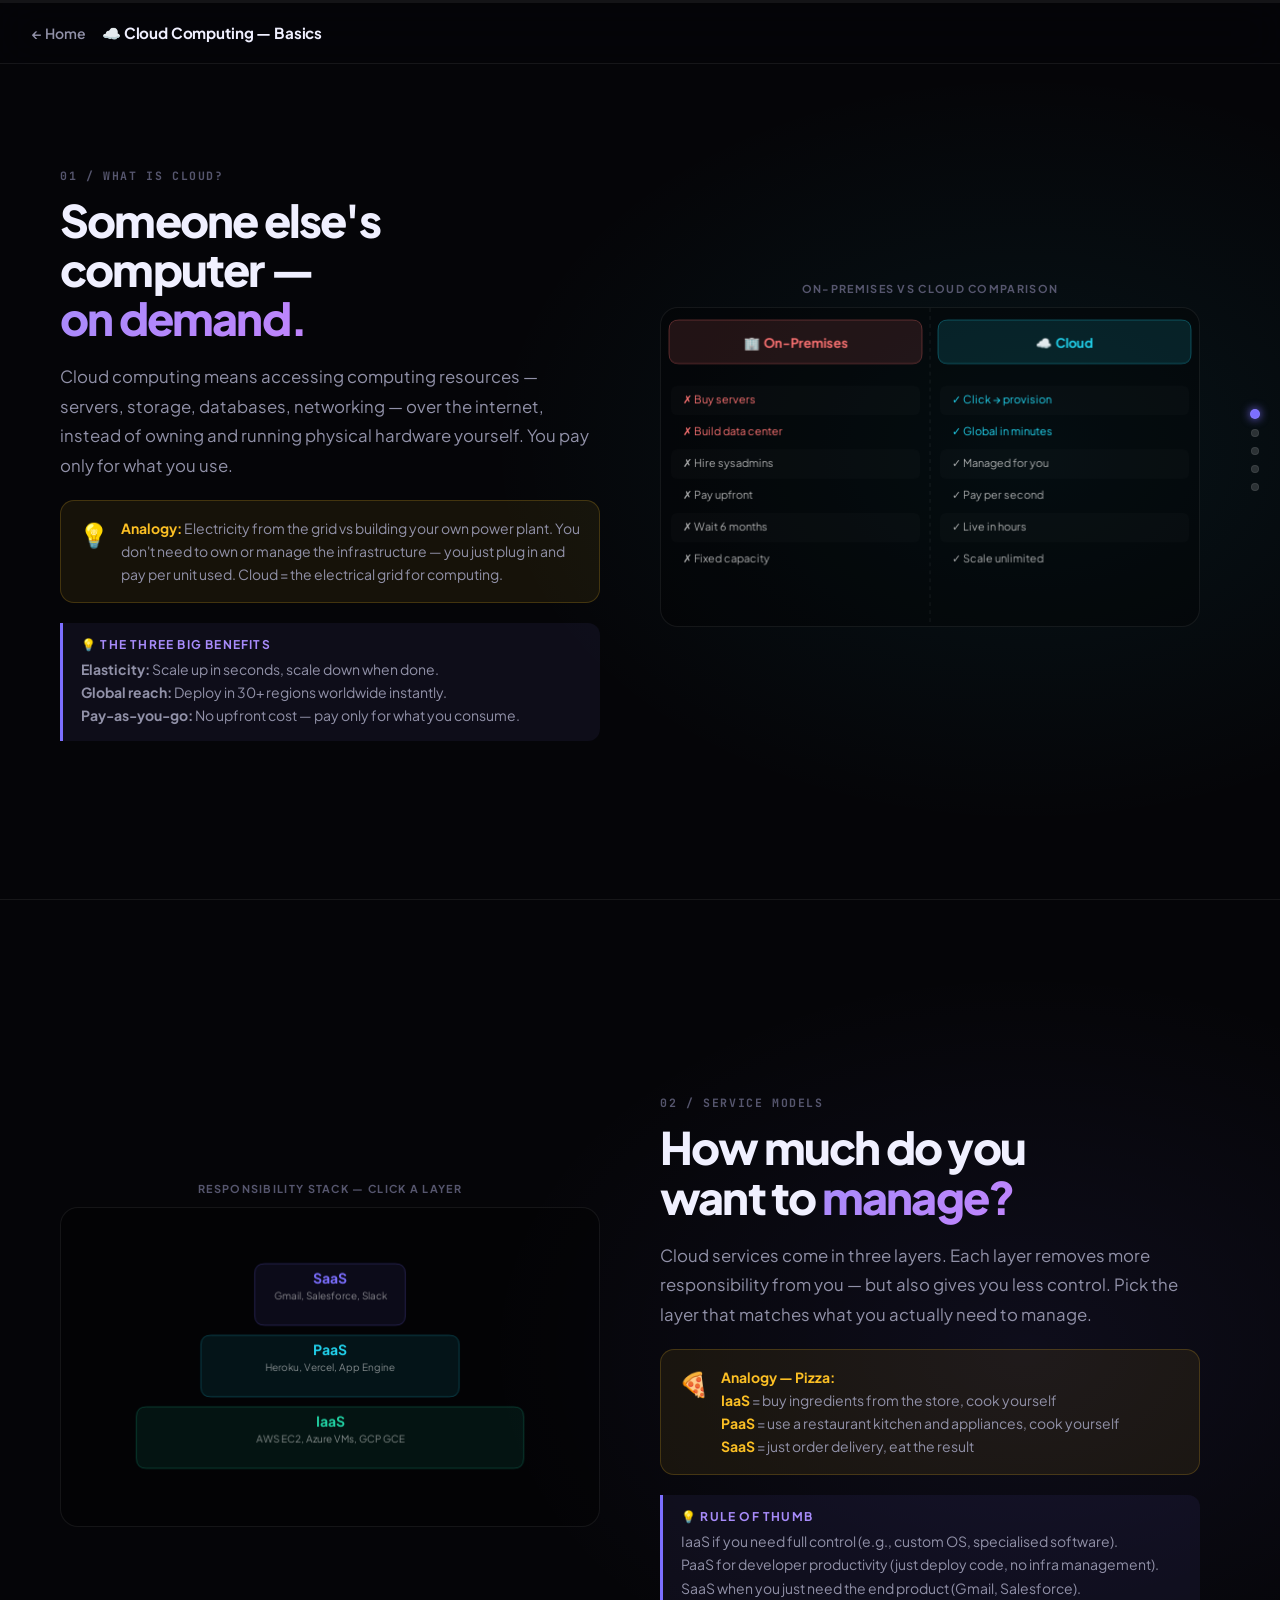
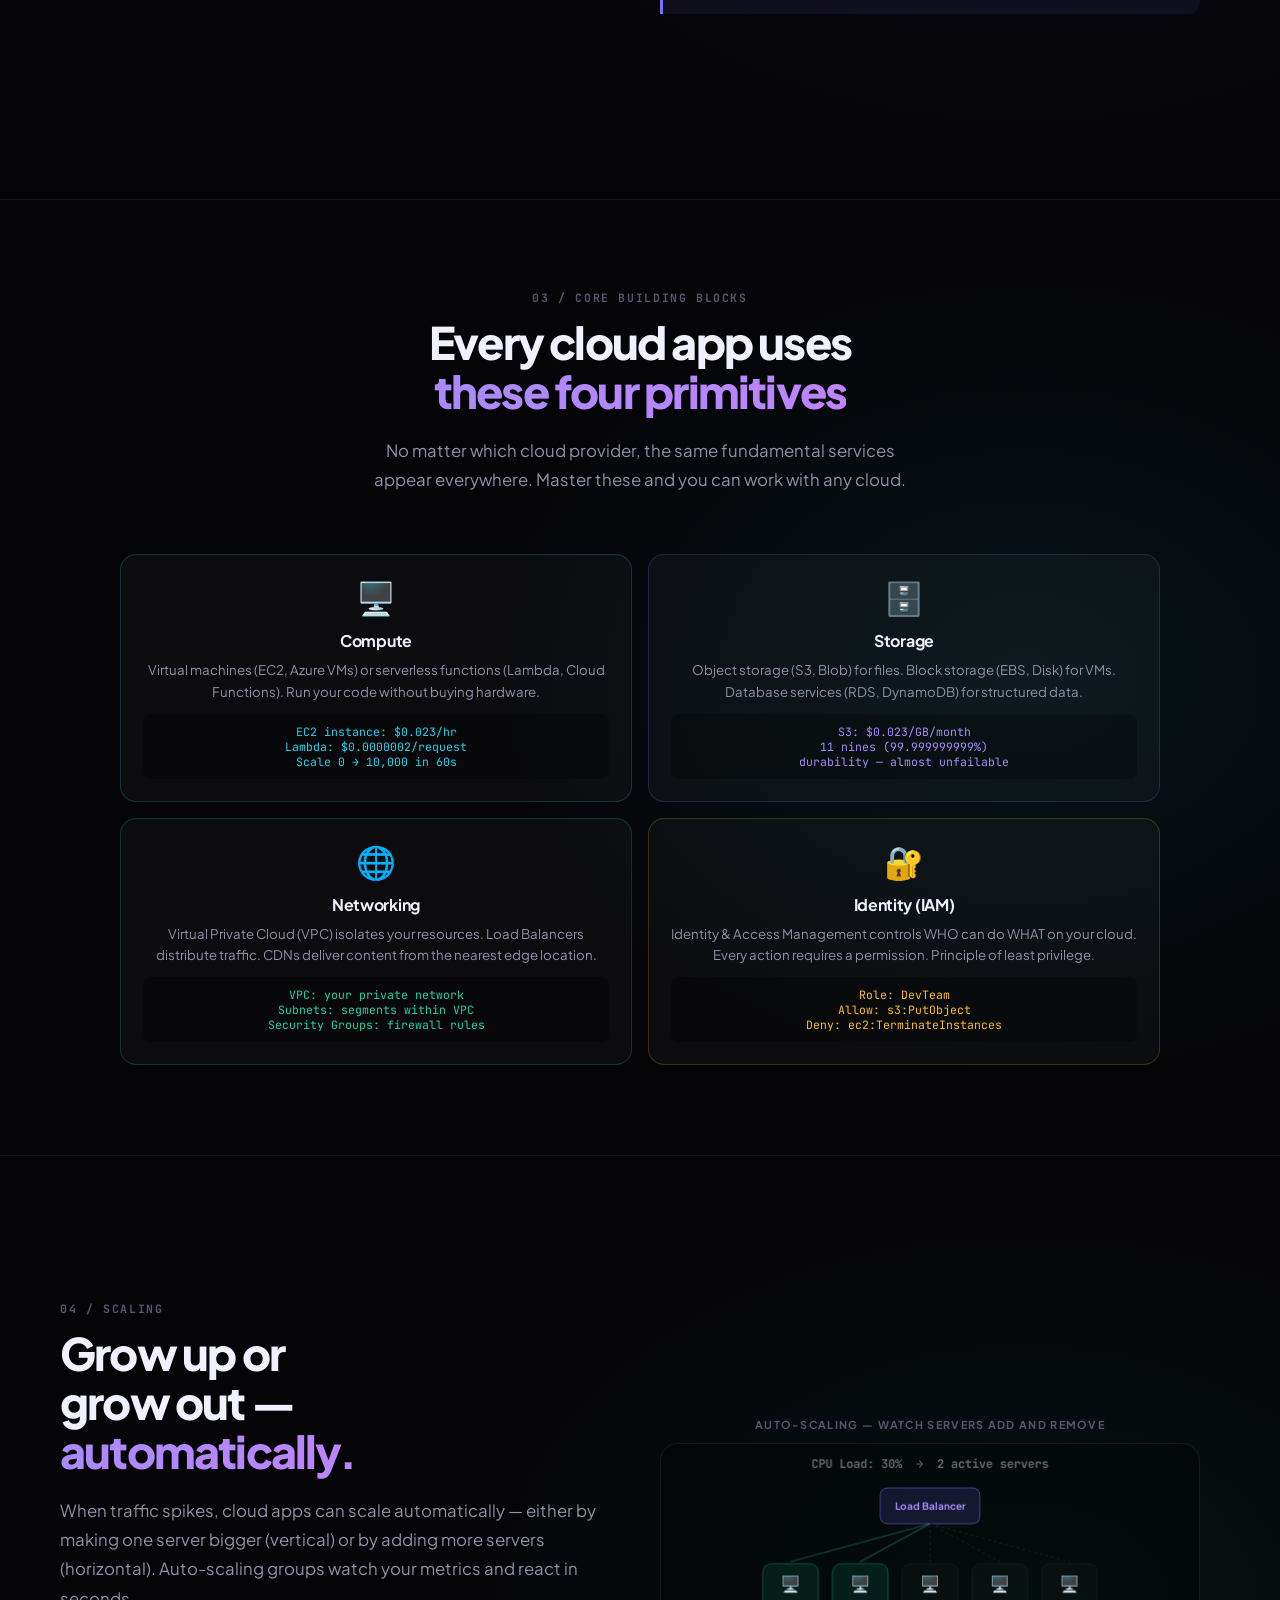
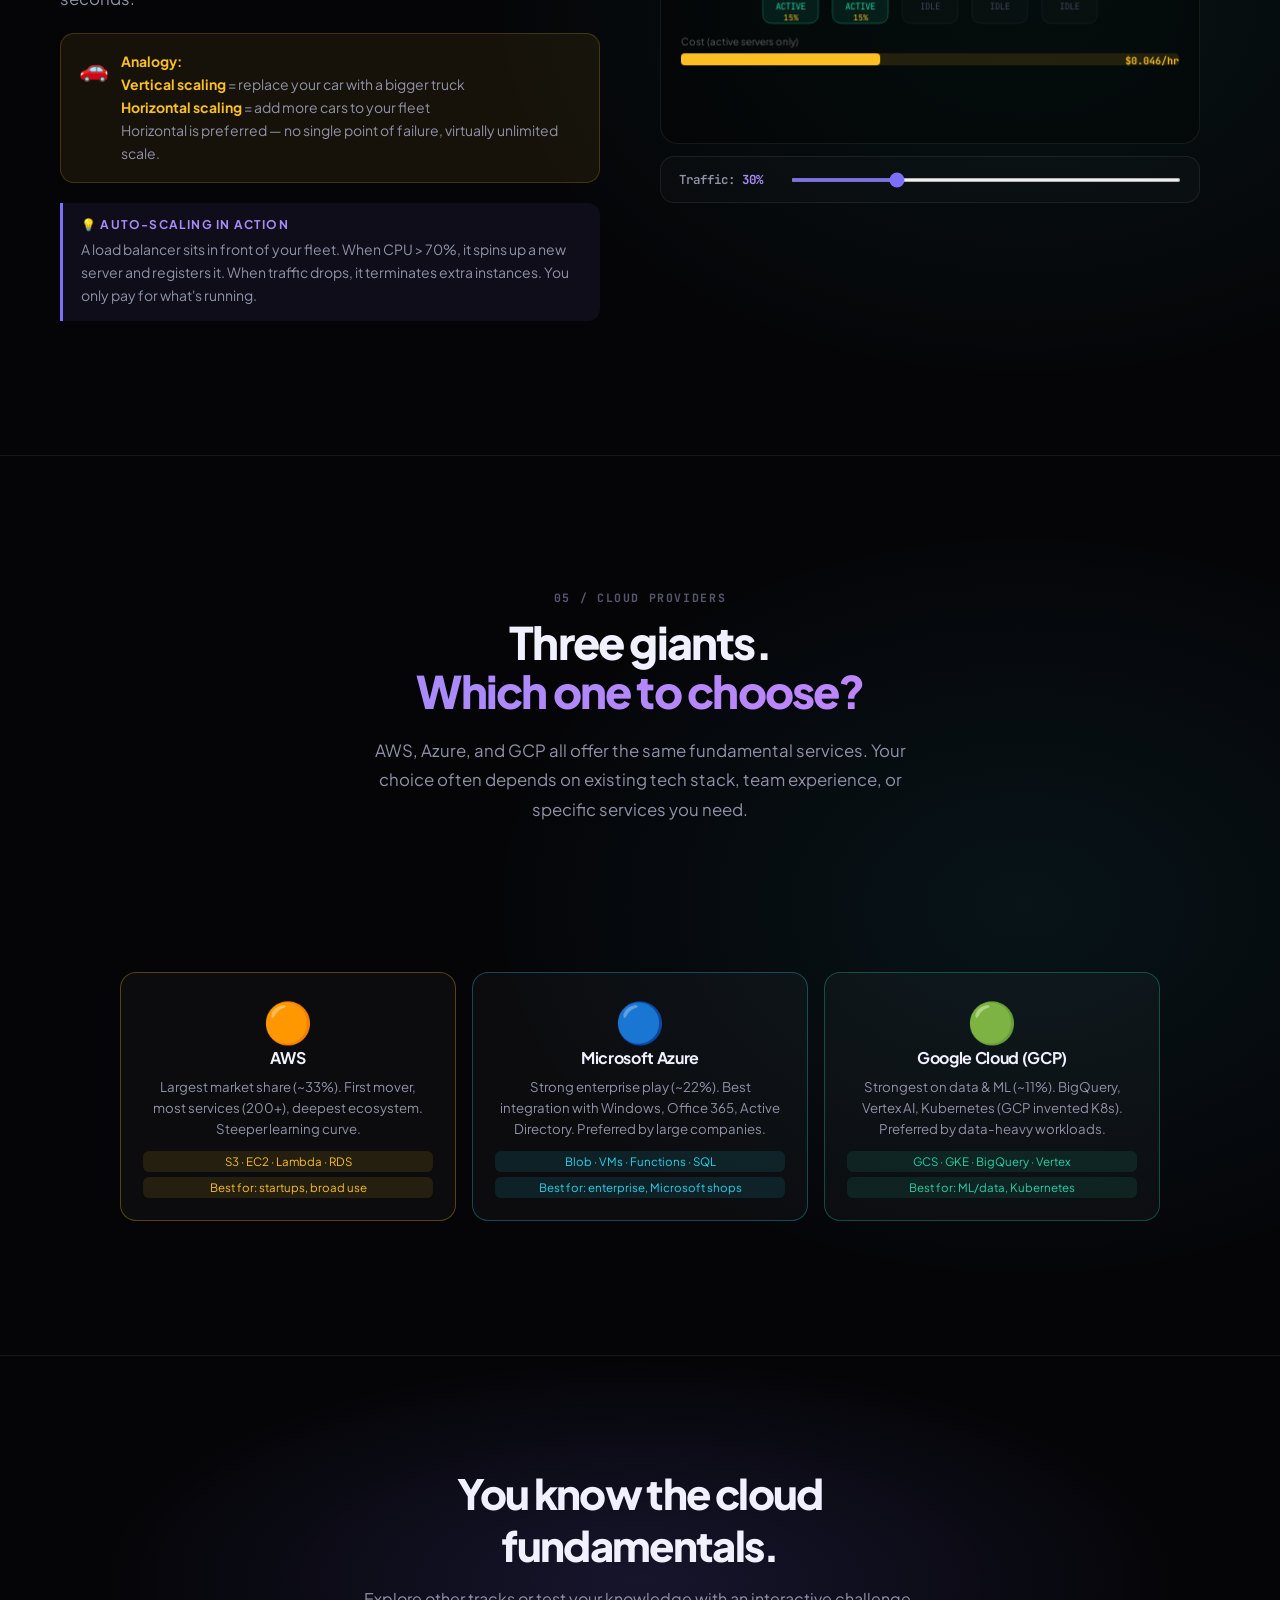
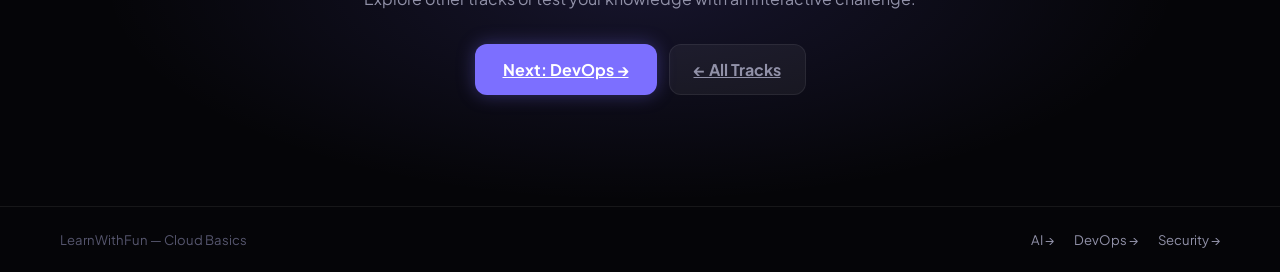
<file: learn-cloud.html>
<!DOCTYPE html>
<html lang="en">
<head>
  <meta charset="UTF-8" /><meta name="viewport" content="width=device-width, initial-scale=1.0" />
  <title>Cloud Basics — LearnWithFun</title>
  <link rel="preconnect" href="https://fonts.googleapis.com" />
  <link rel="preconnect" href="https://fonts.gstatic.com" crossorigin />
  <link href="https://fonts.googleapis.com/css2?family=Space+Grotesk:wght@400;500;600;700&family=Plus+Jakarta+Sans:wght@400;500;600;700;800&family=JetBrains+Mono:wght@400;700&display=swap" rel="stylesheet" />
  <link rel="stylesheet" href="learn.css" />
</head>
<body>
  <div class="scroll-progress"><div class="scroll-progress-fill" id="spFill"></div></div>
  <nav class="learn-topnav">
    <div class="learn-topnav-inner">
      <a href="index.html" class="learn-back">← Home</a>
      <span class="learn-track-name">☁️ Cloud Computing — Basics</span>
    </div>
  </nav>
  <aside class="nav-dots">
    <a class="nav-dot active" href="#s1" data-idx="0"><span class="dot-label">What is Cloud?</span></a>
    <a class="nav-dot" href="#s2" data-idx="1"><span class="dot-label">IaaS / PaaS / SaaS</span></a>
    <a class="nav-dot" href="#s3" data-idx="2"><span class="dot-label">Core Services</span></a>
    <a class="nav-dot" href="#s4" data-idx="3"><span class="dot-label">Scaling</span></a>
    <a class="nav-dot" href="#s5" data-idx="4"><span class="dot-label">Cloud Providers</span></a>
  </aside>

  <!-- S1 -->
  <section class="learn-section" id="s1" data-dot="0" data-accent="cyan">
    <div class="s-text anim-in">
      <div class="s-num">01 / What is Cloud?</div>
      <h2>Someone else's<br>computer —<br><span class="accent">on demand.</span></h2>
      <p class="s-lead">Cloud computing means accessing computing resources — servers, storage, databases, networking — over the internet, instead of owning and running physical hardware yourself. You pay only for what you use.</p>
      <div class="analogy-box">
        <span class="analogy-icon">💡</span>
        <p><strong>Analogy:</strong> Electricity from the grid vs building your own power plant. You don't need to own or manage the infrastructure — you just plug in and pay per unit used. Cloud = the electrical grid for computing.</p>
      </div>
      <div class="key-insight">
        <span>💡 The three big benefits</span>
        <p><strong>Elasticity:</strong> Scale up in seconds, scale down when done.<br>
        <strong>Global reach:</strong> Deploy in 30+ regions worldwide instantly.<br>
        <strong>Pay-as-you-go:</strong> No upfront cost — pay only for what you consume.</p>
      </div>
    </div>
    <div class="s-visual anim-in delay">
      <div class="visual-label">On-premises vs Cloud comparison</div>
      <div class="canvas-wrap" id="cloudCompareCanvas" style="min-height:320px"></div>
    </div>
  </section>

  <!-- S2 -->
  <section class="learn-section flip" id="s2" data-dot="1" data-accent="purple">
    <div class="s-text anim-in">
      <div class="s-num">02 / Service Models</div>
      <h2>How much do you<br>want to <span class="accent">manage?</span></h2>
      <p class="s-lead">Cloud services come in three layers. Each layer removes more responsibility from you — but also gives you less control. Pick the layer that matches what you actually need to manage.</p>
      <div class="analogy-box">
        <span class="analogy-icon">🍕</span>
        <p><strong>Analogy — Pizza:</strong><br>
        <strong>IaaS</strong> = buy ingredients from the store, cook yourself<br>
        <strong>PaaS</strong> = use a restaurant kitchen and appliances, cook yourself<br>
        <strong>SaaS</strong> = just order delivery, eat the result</p>
      </div>
      <div class="key-insight">
        <span>💡 Rule of thumb</span>
        <p>IaaS if you need full control (e.g., custom OS, specialised software).<br>PaaS for developer productivity (just deploy code, no infra management).<br>SaaS when you just need the end product (Gmail, Salesforce).</p>
      </div>
    </div>
    <div class="s-visual anim-in delay">
      <div class="visual-label">Responsibility stack — click a layer</div>
      <div class="canvas-wrap" id="pyramidCanvas" style="min-height:320px"></div>
    </div>
  </section>

  <!-- S3 -->
  <section class="learn-section full-center" id="s3" data-dot="2" data-accent="cyan">
    <div class="s-text anim-in" style="text-align:center;max-width:700px;margin:0 auto">
      <div class="s-num" style="text-align:center">03 / Core Building Blocks</div>
      <h2>Every cloud app uses<br><span class="accent">these four primitives</span></h2>
      <p class="s-lead" style="margin:0 auto;max-width:540px">No matter which cloud provider, the same fundamental services appear everywhere. Master these and you can work with any cloud.</p>
    </div>
    <div class="anim-in delay" style="width:100%">
      <div class="compare-grid cols-2">
        <div class="compare-card" style="border-color:rgba(34,211,238,0.2)">
          <div class="cc-icon">🖥️</div>
          <h4>Compute</h4>
          <p>Virtual machines (EC2, Azure VMs) or serverless functions (Lambda, Cloud Functions). Run your code without buying hardware.</p>
          <div style="margin-top:12px;background:rgba(0,0,0,0.3);padding:10px;border-radius:8px;font-family:'JetBrains Mono',monospace;font-size:0.72rem;color:#22d3ee">
            EC2 instance: $0.023/hr<br>Lambda: $0.0000002/request<br>Scale 0 → 10,000 in 60s
          </div>
        </div>
        <div class="compare-card" style="border-color:rgba(124,111,255,0.2)">
          <div class="cc-icon">🗄️</div>
          <h4>Storage</h4>
          <p>Object storage (S3, Blob) for files. Block storage (EBS, Disk) for VMs. Database services (RDS, DynamoDB) for structured data.</p>
          <div style="margin-top:12px;background:rgba(0,0,0,0.3);padding:10px;border-radius:8px;font-family:'JetBrains Mono',monospace;font-size:0.72rem;color:#a78bfa">
            S3: $0.023/GB/month<br>11 nines (99.999999999%)<br>durability — almost unfailable
          </div>
        </div>
        <div class="compare-card" style="border-color:rgba(34,211,165,0.2)">
          <div class="cc-icon">🌐</div>
          <h4>Networking</h4>
          <p>Virtual Private Cloud (VPC) isolates your resources. Load Balancers distribute traffic. CDNs deliver content from the nearest edge location.</p>
          <div style="margin-top:12px;background:rgba(0,0,0,0.3);padding:10px;border-radius:8px;font-family:'JetBrains Mono',monospace;font-size:0.72rem;color:#22d3a5">
            VPC: your private network<br>Subnets: segments within VPC<br>Security Groups: firewall rules
          </div>
        </div>
        <div class="compare-card" style="border-color:rgba(251,191,36,0.2)">
          <div class="cc-icon">🔐</div>
          <h4>Identity (IAM)</h4>
          <p>Identity & Access Management controls WHO can do WHAT on your cloud. Every action requires a permission. Principle of least privilege.</p>
          <div style="margin-top:12px;background:rgba(0,0,0,0.3);padding:10px;border-radius:8px;font-family:'JetBrains Mono',monospace;font-size:0.72rem;color:#fbbf24">
            Role: DevTeam<br>Allow: s3:PutObject<br>Deny: ec2:TerminateInstances
          </div>
        </div>
      </div>
    </div>
  </section>

  <!-- S4 -->
  <section class="learn-section" id="s4" data-dot="3" data-accent="green">
    <div class="s-text anim-in">
      <div class="s-num">04 / Scaling</div>
      <h2>Grow up or<br>grow out —<br><span class="accent">automatically.</span></h2>
      <p class="s-lead">When traffic spikes, cloud apps can scale automatically — either by making one server bigger (vertical) or by adding more servers (horizontal). Auto-scaling groups watch your metrics and react in seconds.</p>
      <div class="analogy-box">
        <span class="analogy-icon">🚗</span>
        <p><strong>Analogy:</strong><br>
        <strong>Vertical scaling</strong> = replace your car with a bigger truck<br>
        <strong>Horizontal scaling</strong> = add more cars to your fleet<br>
        Horizontal is preferred — no single point of failure, virtually unlimited scale.</p>
      </div>
      <div class="key-insight">
        <span>💡 Auto-scaling in action</span>
        <p>A load balancer sits in front of your fleet. When CPU > 70%, it spins up a new server and registers it. When traffic drops, it terminates extra instances. You only pay for what's running.</p>
      </div>
    </div>
    <div class="s-visual anim-in delay">
      <div class="visual-label">Auto-scaling — watch servers add and remove</div>
      <div class="canvas-wrap" id="scalingCanvas" style="min-height:300px"></div>
      <div class="controls">
        <div class="ctrl-row">
          <span class="ctrl-label">Traffic: <span class="ctrl-val" id="trafficVal">30%</span></span>
          <input class="ctrl-slider" type="range" id="trafficSlider" min="5" max="100" value="30" />
        </div>
      </div>
    </div>
  </section>

  <!-- S5 -->
  <section class="learn-section full-center" id="s5" data-dot="4" data-accent="cyan">
    <div class="s-text anim-in" style="text-align:center;max-width:700px;margin:0 auto">
      <div class="s-num" style="text-align:center">05 / Cloud Providers</div>
      <h2>Three giants.<br><span class="accent">Which one to choose?</span></h2>
      <p class="s-lead" style="margin:0 auto;max-width:540px">AWS, Azure, and GCP all offer the same fundamental services. Your choice often depends on existing tech stack, team experience, or specific services you need.</p>
    </div>
    <div class="anim-in delay" style="width:100%">
      <div class="compare-grid cols-3">
        <div class="compare-card" style="border-color:rgba(251,191,36,0.3);text-align:center">
          <div style="font-size:2.5rem">🟠</div>
          <h4>AWS</h4>
          <p>Largest market share (~33%). First mover, most services (200+), deepest ecosystem. Steeper learning curve.</p>
          <div style="display:flex;flex-direction:column;gap:5px;margin-top:12px">
            <span style="font-size:0.72rem;padding:3px 8px;border-radius:6px;background:rgba(251,191,36,0.1);color:#fbbf24">S3 · EC2 · Lambda · RDS</span>
            <span style="font-size:0.72rem;padding:3px 8px;border-radius:6px;background:rgba(251,191,36,0.1);color:#fbbf24">Best for: startups, broad use</span>
          </div>
        </div>
        <div class="compare-card" style="border-color:rgba(34,211,238,0.3);text-align:center">
          <div style="font-size:2.5rem">🔵</div>
          <h4>Microsoft Azure</h4>
          <p>Strong enterprise play (~22%). Best integration with Windows, Office 365, Active Directory. Preferred by large companies.</p>
          <div style="display:flex;flex-direction:column;gap:5px;margin-top:12px">
            <span style="font-size:0.72rem;padding:3px 8px;border-radius:6px;background:rgba(34,211,238,0.1);color:#22d3ee">Blob · VMs · Functions · SQL</span>
            <span style="font-size:0.72rem;padding:3px 8px;border-radius:6px;background:rgba(34,211,238,0.1);color:#22d3ee">Best for: enterprise, Microsoft shops</span>
          </div>
        </div>
        <div class="compare-card" style="border-color:rgba(34,211,165,0.3);text-align:center">
          <div style="font-size:2.5rem">🟢</div>
          <h4>Google Cloud (GCP)</h4>
          <p>Strongest on data & ML (~11%). BigQuery, Vertex AI, Kubernetes (GCP invented K8s). Preferred by data-heavy workloads.</p>
          <div style="display:flex;flex-direction:column;gap:5px;margin-top:12px">
            <span style="font-size:0.72rem;padding:3px 8px;border-radius:6px;background:rgba(34,211,165,0.1);color:#22d3a5">GCS · GKE · BigQuery · Vertex</span>
            <span style="font-size:0.72rem;padding:3px 8px;border-radius:6px;background:rgba(34,211,165,0.1);color:#22d3a5">Best for: ML/data, Kubernetes</span>
          </div>
        </div>
      </div>
    </div>
  </section>

  <section class="learn-cta">
    <div class="learn-cta-inner">
      <h2>You know the cloud fundamentals.</h2>
      <p>Explore other tracks or test your knowledge with an interactive challenge.</p>
      <div class="learn-cta-btns">
        <a href="learn-devops.html" class="btn-learn primary" style="padding:14px 28px;font-size:1rem;border-radius:12px">Next: DevOps →</a>
        <a href="index.html" class="btn-learn ghost" style="padding:14px 24px;font-size:1rem;border-radius:12px">← All Tracks</a>
      </div>
    </div>
  </section>

  <footer class="learn-footer">
    <span>LearnWithFun — Cloud Basics</span>
    <div style="display:flex;gap:20px">
      <a href="learn-ai.html">AI →</a>
      <a href="learn-devops.html">DevOps →</a>
      <a href="learn-security.html">Security →</a>
    </div>
  </footer>

  <script src="learn.js"></script>
  <script src="learn-cloud.js"></script>
</body>
</html>
</file>
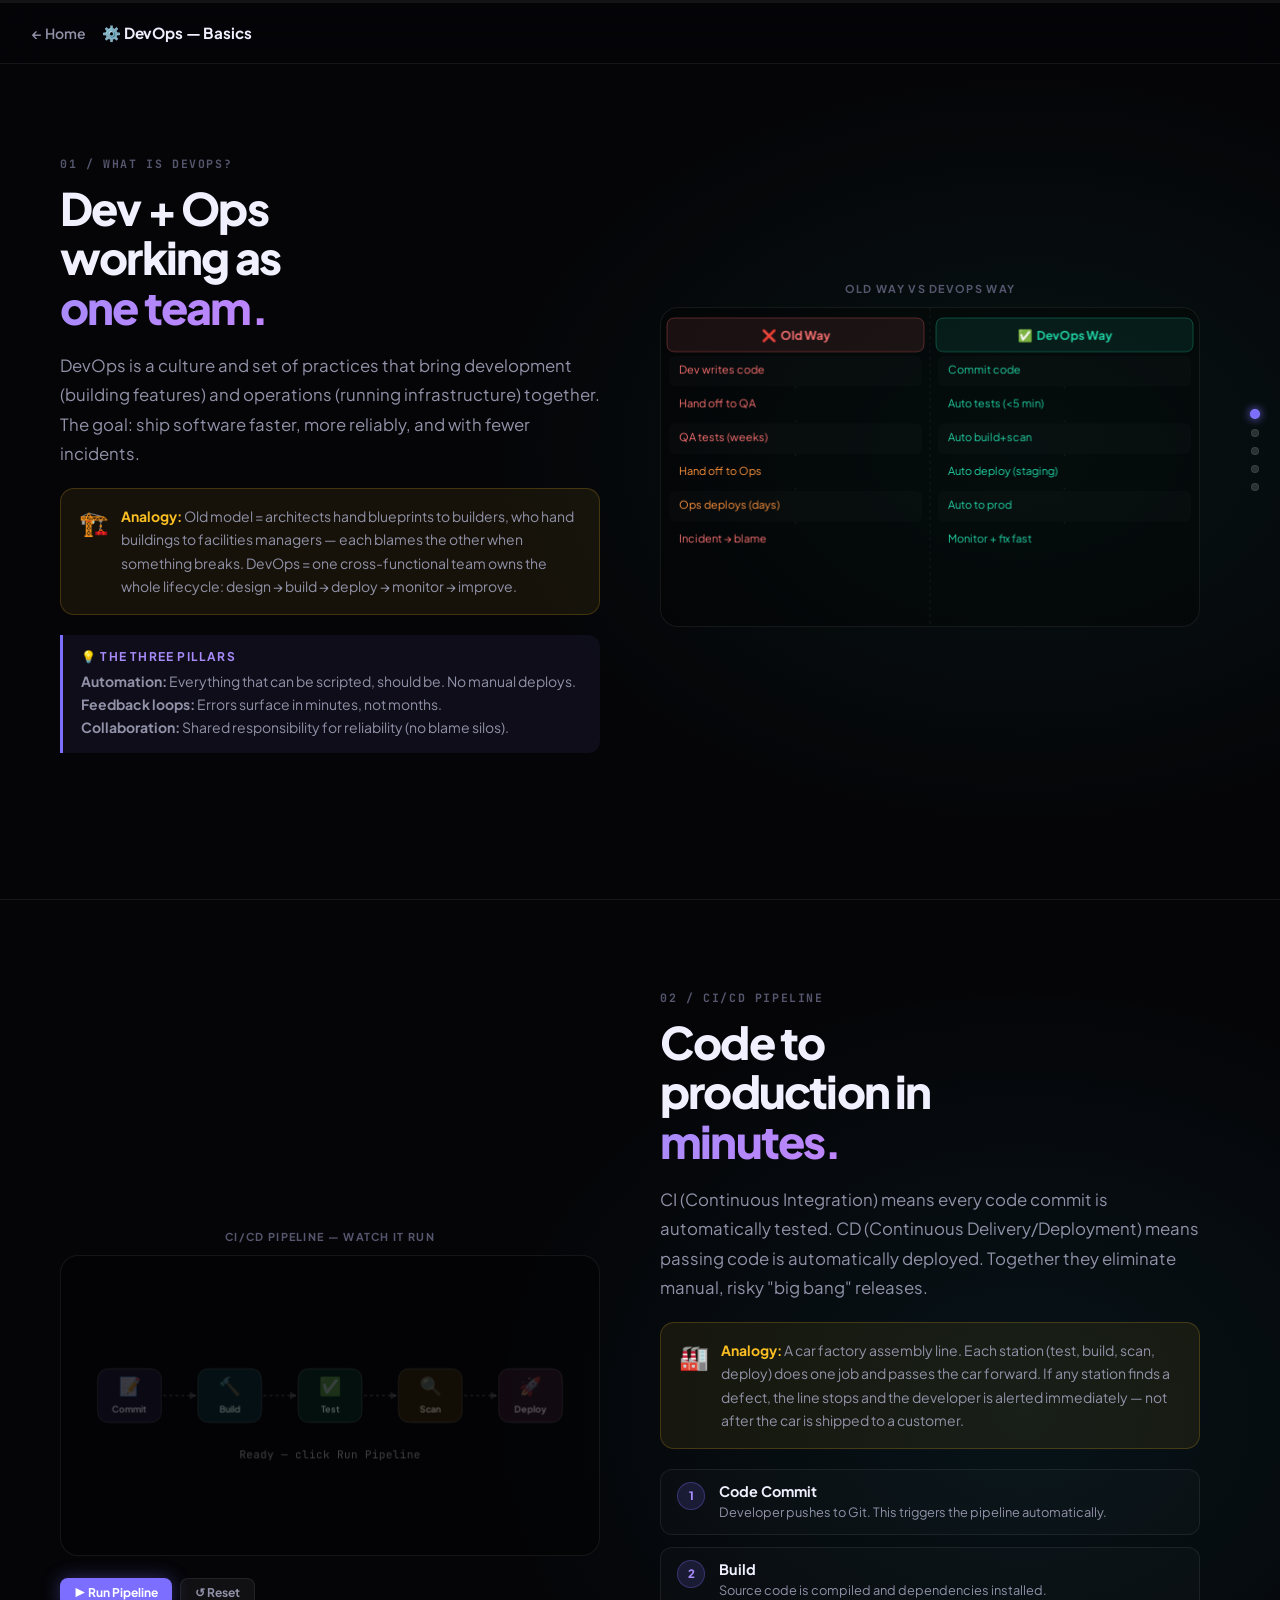
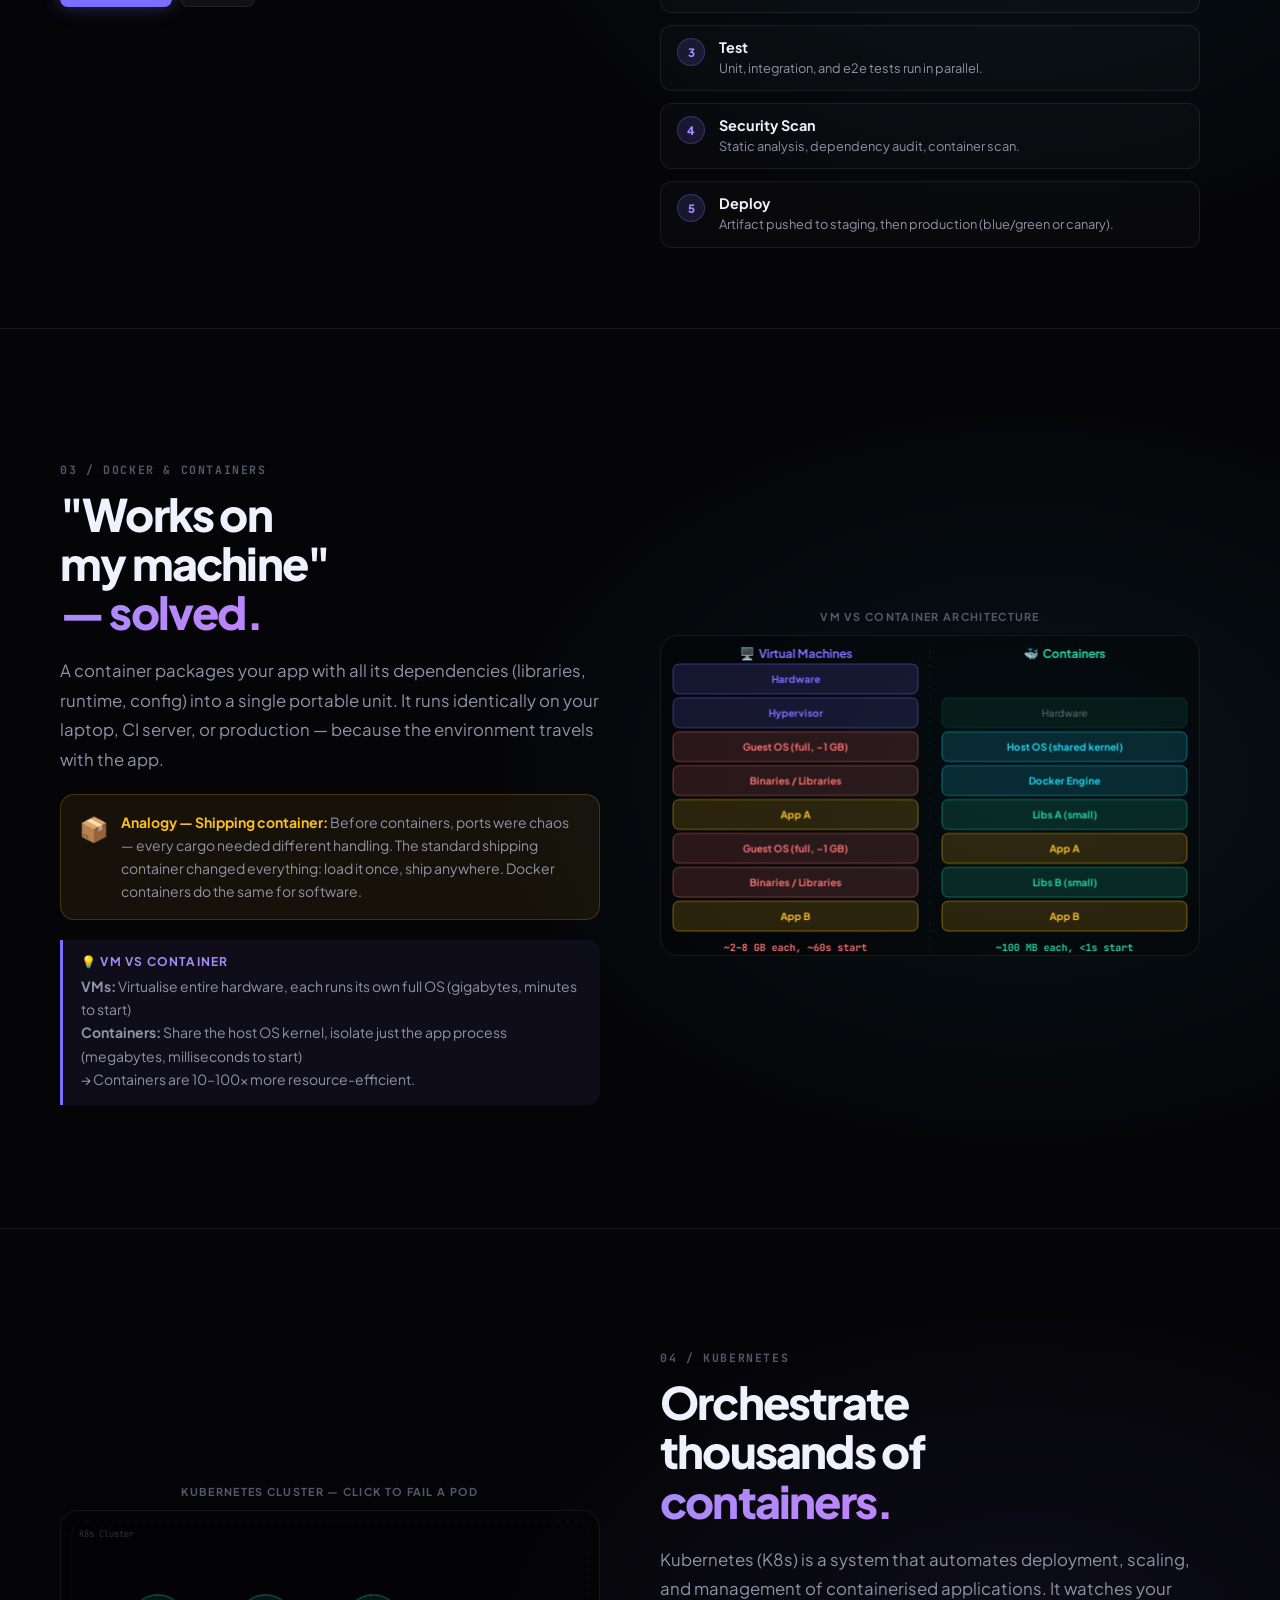
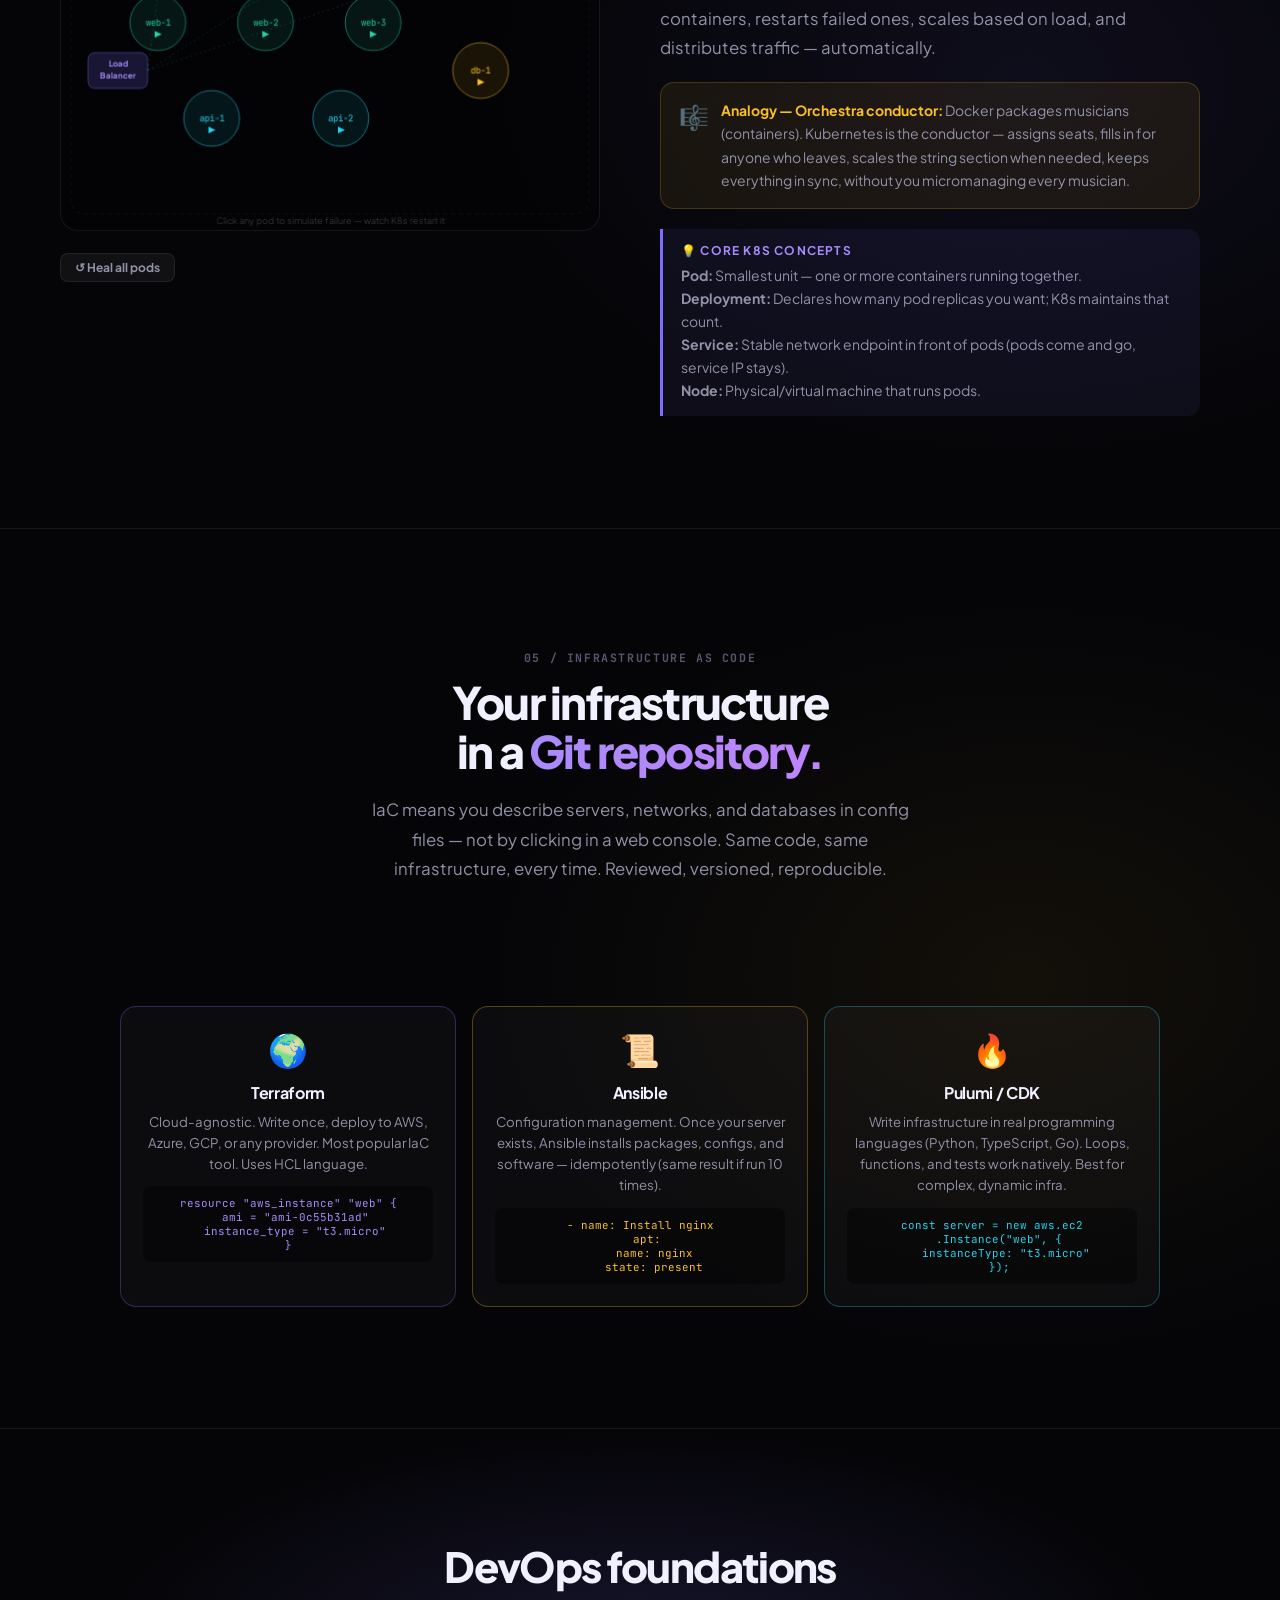
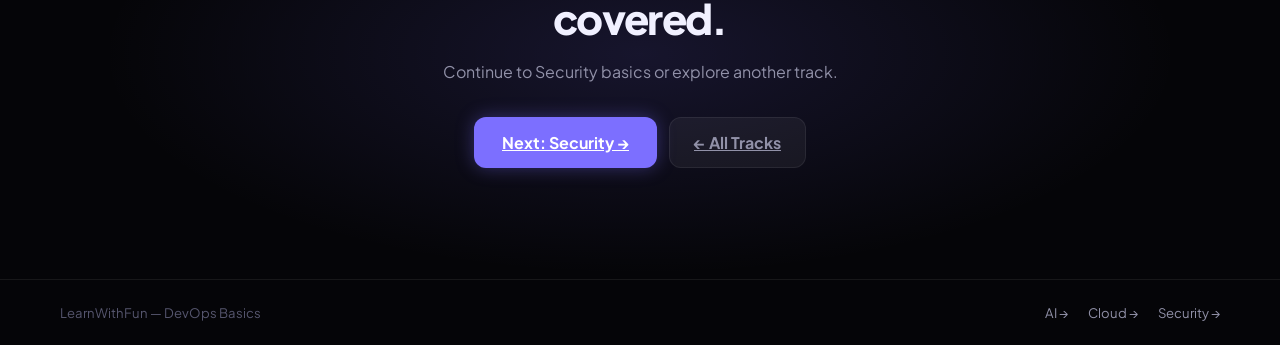
<file: learn-devops.html>
<!DOCTYPE html>
<html lang="en">
<head>
  <meta charset="UTF-8" /><meta name="viewport" content="width=device-width, initial-scale=1.0" />
  <title>DevOps Basics — LearnWithFun</title>
  <link rel="preconnect" href="https://fonts.googleapis.com" />
  <link rel="preconnect" href="https://fonts.gstatic.com" crossorigin />
  <link href="https://fonts.googleapis.com/css2?family=Space+Grotesk:wght@400;500;600;700&family=Plus+Jakarta+Sans:wght@400;500;600;700;800&family=JetBrains+Mono:wght@400;700&display=swap" rel="stylesheet" />
  <link rel="stylesheet" href="learn.css" />
</head>
<body>
  <div class="scroll-progress"><div class="scroll-progress-fill" id="spFill"></div></div>
  <nav class="learn-topnav">
    <div class="learn-topnav-inner">
      <a href="index.html" class="learn-back">← Home</a>
      <span class="learn-track-name">⚙️ DevOps — Basics</span>
    </div>
  </nav>
  <aside class="nav-dots">
    <a class="nav-dot active" href="#s1" data-idx="0"><span class="dot-label">What is DevOps?</span></a>
    <a class="nav-dot" href="#s2" data-idx="1"><span class="dot-label">CI/CD Pipeline</span></a>
    <a class="nav-dot" href="#s3" data-idx="2"><span class="dot-label">Docker</span></a>
    <a class="nav-dot" href="#s4" data-idx="3"><span class="dot-label">Kubernetes</span></a>
    <a class="nav-dot" href="#s5" data-idx="4"><span class="dot-label">Infra as Code</span></a>
  </aside>

  <!-- S1 -->
  <section class="learn-section" id="s1" data-dot="0" data-accent="green">
    <div class="s-text anim-in">
      <div class="s-num">01 / What is DevOps?</div>
      <h2>Dev + Ops<br>working as<br><span class="accent">one team.</span></h2>
      <p class="s-lead">DevOps is a culture and set of practices that bring development (building features) and operations (running infrastructure) together. The goal: ship software faster, more reliably, and with fewer incidents.</p>
      <div class="analogy-box">
        <span class="analogy-icon">🏗️</span>
        <p><strong>Analogy:</strong> Old model = architects hand blueprints to builders, who hand buildings to facilities managers — each blames the other when something breaks. DevOps = one cross-functional team owns the whole lifecycle: design → build → deploy → monitor → improve.</p>
      </div>
      <div class="key-insight">
        <span>💡 The three pillars</span>
        <p><strong>Automation:</strong> Everything that can be scripted, should be. No manual deploys.<br>
        <strong>Feedback loops:</strong> Errors surface in minutes, not months.<br>
        <strong>Collaboration:</strong> Shared responsibility for reliability (no blame silos).</p>
      </div>
    </div>
    <div class="s-visual anim-in delay">
      <div class="visual-label">Old way vs DevOps way</div>
      <div class="canvas-wrap" id="devopsCompareCanvas" style="min-height:320px"></div>
    </div>
  </section>

  <!-- S2 -->
  <section class="learn-section flip" id="s2" data-dot="1" data-accent="cyan">
    <div class="s-text anim-in">
      <div class="s-num">02 / CI/CD Pipeline</div>
      <h2>Code to<br>production in<br><span class="accent">minutes.</span></h2>
      <p class="s-lead">CI (Continuous Integration) means every code commit is automatically tested. CD (Continuous Delivery/Deployment) means passing code is automatically deployed. Together they eliminate manual, risky "big bang" releases.</p>
      <div class="analogy-box">
        <span class="analogy-icon">🏭</span>
        <p><strong>Analogy:</strong> A car factory assembly line. Each station (test, build, scan, deploy) does one job and passes the car forward. If any station finds a defect, the line stops and the developer is alerted immediately — not after the car is shipped to a customer.</p>
      </div>
      <div class="step-list" id="cicdSteps">
        <div class="step-item" id="cicd0"><div class="step-badge">1</div><div class="step-text"><h5>Code Commit</h5><p>Developer pushes to Git. This triggers the pipeline automatically.</p></div></div>
        <div class="step-item" id="cicd1"><div class="step-badge">2</div><div class="step-text"><h5>Build</h5><p>Source code is compiled and dependencies installed.</p></div></div>
        <div class="step-item" id="cicd2"><div class="step-badge">3</div><div class="step-text"><h5>Test</h5><p>Unit, integration, and e2e tests run in parallel.</p></div></div>
        <div class="step-item" id="cicd3"><div class="step-badge">4</div><div class="step-text"><h5>Security Scan</h5><p>Static analysis, dependency audit, container scan.</p></div></div>
        <div class="step-item" id="cicd4"><div class="step-badge">5</div><div class="step-text"><h5>Deploy</h5><p>Artifact pushed to staging, then production (blue/green or canary).</p></div></div>
      </div>
    </div>
    <div class="s-visual anim-in delay">
      <div class="visual-label">CI/CD pipeline — watch it run</div>
      <div class="canvas-wrap" id="cicdCanvas" style="min-height:300px"></div>
      <div class="ctrl-bar" style="margin-top:10px">
        <button class="btn-learn primary sm" id="cicdRunBtn">▶ Run Pipeline</button>
        <button class="btn-learn ghost sm" id="cicdResetBtn">↺ Reset</button>
      </div>
    </div>
  </section>

  <!-- S3 -->
  <section class="learn-section" id="s3" data-dot="2" data-accent="cyan">
    <div class="s-text anim-in">
      <div class="s-num">03 / Docker &amp; Containers</div>
      <h2>"Works on<br>my machine"<br><span class="accent">— solved.</span></h2>
      <p class="s-lead">A container packages your app with all its dependencies (libraries, runtime, config) into a single portable unit. It runs identically on your laptop, CI server, or production — because the environment travels with the app.</p>
      <div class="analogy-box">
        <span class="analogy-icon">📦</span>
        <p><strong>Analogy — Shipping container:</strong> Before containers, ports were chaos — every cargo needed different handling. The standard shipping container changed everything: load it once, ship anywhere. Docker containers do the same for software.</p>
      </div>
      <div class="key-insight">
        <span>💡 VM vs Container</span>
        <p><strong>VMs:</strong> Virtualise entire hardware, each runs its own full OS (gigabytes, minutes to start)<br>
        <strong>Containers:</strong> Share the host OS kernel, isolate just the app process (megabytes, milliseconds to start)<br>
        → Containers are 10–100x more resource-efficient.</p>
      </div>
    </div>
    <div class="s-visual anim-in delay">
      <div class="visual-label">VM vs Container architecture</div>
      <div class="canvas-wrap" id="dockerCanvas" style="min-height:320px"></div>
    </div>
  </section>

  <!-- S4 -->
  <section class="learn-section flip" id="s4" data-dot="3" data-accent="purple">
    <div class="s-text anim-in">
      <div class="s-num">04 / Kubernetes</div>
      <h2>Orchestrate<br>thousands of<br><span class="accent">containers.</span></h2>
      <p class="s-lead">Kubernetes (K8s) is a system that automates deployment, scaling, and management of containerised applications. It watches your containers, restarts failed ones, scales based on load, and distributes traffic — automatically.</p>
      <div class="analogy-box">
        <span class="analogy-icon">🎼</span>
        <p><strong>Analogy — Orchestra conductor:</strong> Docker packages musicians (containers). Kubernetes is the conductor — assigns seats, fills in for anyone who leaves, scales the string section when needed, keeps everything in sync, without you micromanaging every musician.</p>
      </div>
      <div class="key-insight">
        <span>💡 Core K8s concepts</span>
        <p><strong>Pod:</strong> Smallest unit — one or more containers running together.<br>
        <strong>Deployment:</strong> Declares how many pod replicas you want; K8s maintains that count.<br>
        <strong>Service:</strong> Stable network endpoint in front of pods (pods come and go, service IP stays).<br>
        <strong>Node:</strong> Physical/virtual machine that runs pods.</p>
      </div>
    </div>
    <div class="s-visual anim-in delay">
      <div class="visual-label">Kubernetes cluster — click to fail a pod</div>
      <div class="canvas-wrap" id="k8sCanvas" style="min-height:320px"></div>
      <div class="ctrl-bar" style="margin-top:10px">
        <button class="btn-learn ghost sm" id="k8sResetBtn">↺ Heal all pods</button>
      </div>
    </div>
  </section>

  <!-- S5 -->
  <section class="learn-section full-center" id="s5" data-dot="4" data-accent="orange">
    <div class="s-text anim-in" style="text-align:center;max-width:700px;margin:0 auto">
      <div class="s-num" style="text-align:center">05 / Infrastructure as Code</div>
      <h2>Your infrastructure<br>in a <span class="accent">Git repository.</span></h2>
      <p class="s-lead" style="margin:0 auto;max-width:540px">IaC means you describe servers, networks, and databases in config files — not by clicking in a web console. Same code, same infrastructure, every time. Reviewed, versioned, reproducible.</p>
    </div>
    <div class="anim-in delay" style="width:100%">
      <div class="compare-grid cols-3">
        <div class="compare-card" style="border-color:rgba(124,111,255,0.3)">
          <div class="cc-icon">🌍</div>
          <h4>Terraform</h4>
          <p>Cloud-agnostic. Write once, deploy to AWS, Azure, GCP, or any provider. Most popular IaC tool. Uses HCL language.</p>
          <div style="margin-top:12px;background:rgba(0,0,0,0.4);padding:10px;border-radius:8px;font-family:'JetBrains Mono',monospace;font-size:0.68rem;color:#a78bfa;white-space:pre">resource "aws_instance" "web" {
  ami = "ami-0c55b31ad"
  instance_type = "t3.micro"
}</div>
        </div>
        <div class="compare-card" style="border-color:rgba(251,191,36,0.3)">
          <div class="cc-icon">📜</div>
          <h4>Ansible</h4>
          <p>Configuration management. Once your server exists, Ansible installs packages, configs, and software — idempotently (same result if run 10 times).</p>
          <div style="margin-top:12px;background:rgba(0,0,0,0.4);padding:10px;border-radius:8px;font-family:'JetBrains Mono',monospace;font-size:0.68rem;color:#fbbf24;white-space:pre">- name: Install nginx
  apt:
    name: nginx
    state: present</div>
        </div>
        <div class="compare-card" style="border-color:rgba(34,211,238,0.3)">
          <div class="cc-icon">🔥</div>
          <h4>Pulumi / CDK</h4>
          <p>Write infrastructure in real programming languages (Python, TypeScript, Go). Loops, functions, and tests work natively. Best for complex, dynamic infra.</p>
          <div style="margin-top:12px;background:rgba(0,0,0,0.4);padding:10px;border-radius:8px;font-family:'JetBrains Mono',monospace;font-size:0.68rem;color:#22d3ee;white-space:pre">const server = new aws.ec2
  .Instance("web", {
    instanceType: "t3.micro"
  });</div>
        </div>
      </div>
    </div>
  </section>

  <section class="learn-cta">
    <div class="learn-cta-inner">
      <h2>DevOps foundations covered.</h2>
      <p>Continue to Security basics or explore another track.</p>
      <div class="learn-cta-btns">
        <a href="learn-security.html" class="btn-learn primary" style="padding:14px 28px;font-size:1rem;border-radius:12px">Next: Security →</a>
        <a href="index.html" class="btn-learn ghost" style="padding:14px 24px;font-size:1rem;border-radius:12px">← All Tracks</a>
      </div>
    </div>
  </section>

  <footer class="learn-footer">
    <span>LearnWithFun — DevOps Basics</span>
    <div style="display:flex;gap:20px">
      <a href="learn-ai.html">AI →</a>
      <a href="learn-cloud.html">Cloud →</a>
      <a href="learn-security.html">Security →</a>
    </div>
  </footer>

  <script src="learn.js"></script>
  <script src="learn-devops.js"></script>
</body>
</html>
</file>
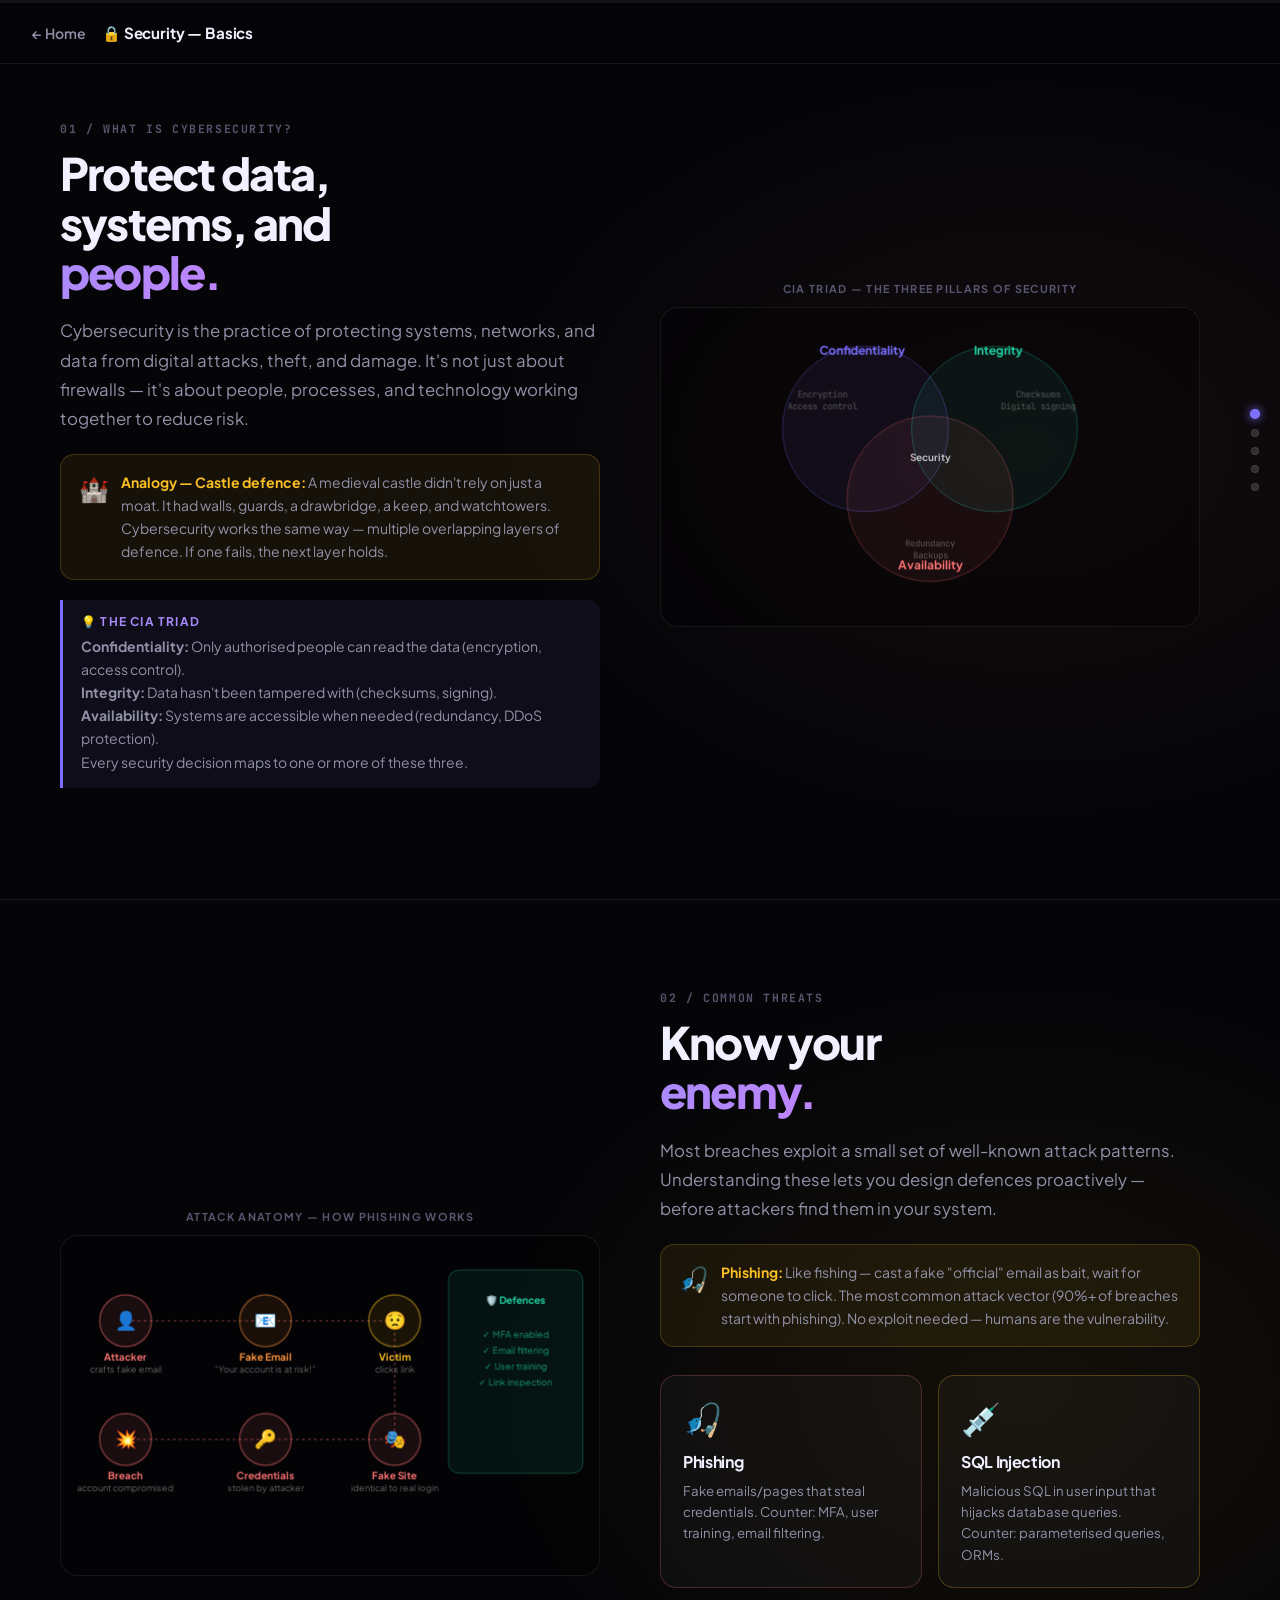
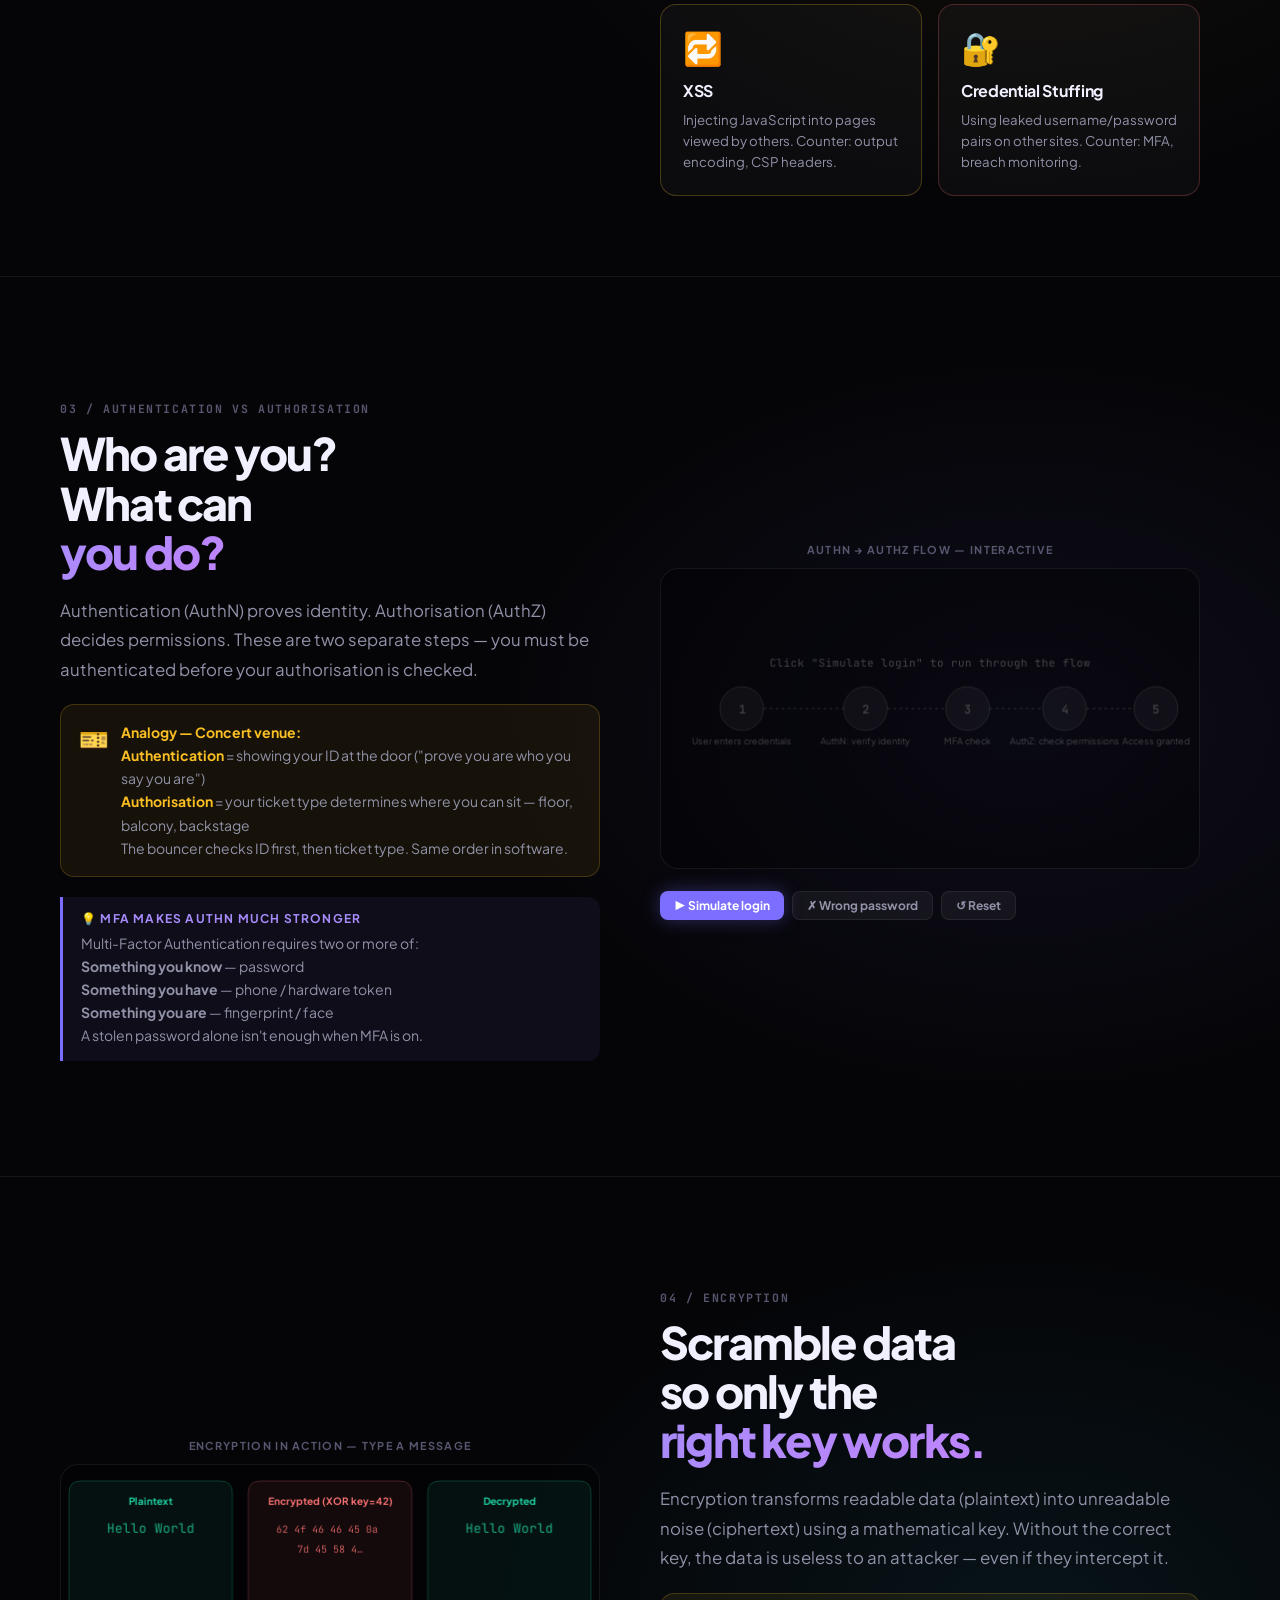
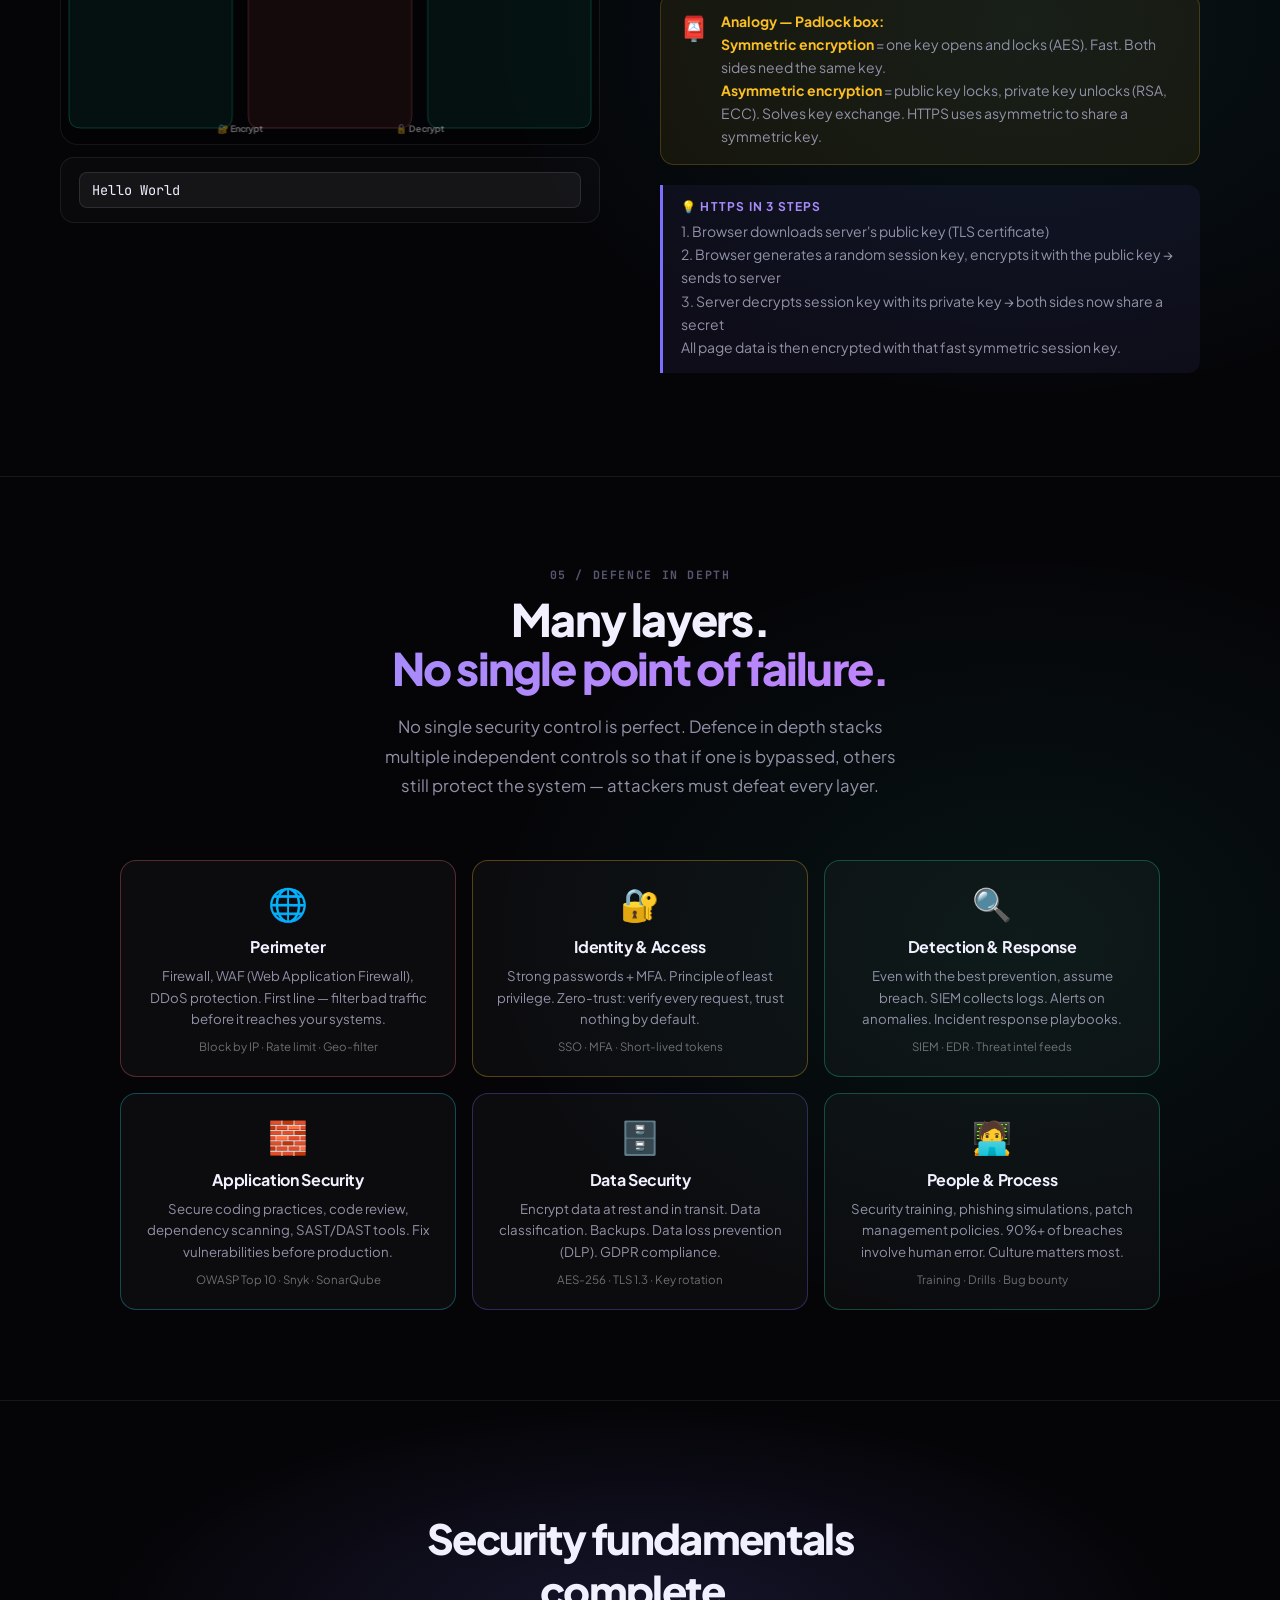
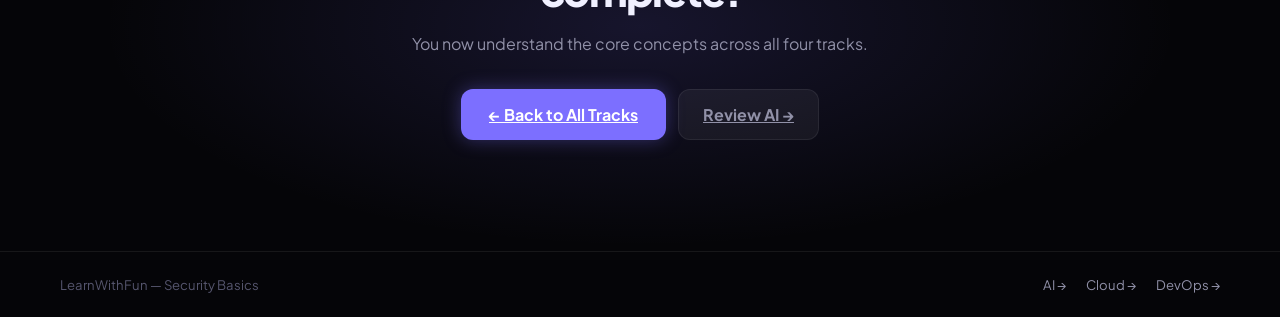
<file: learn-security.html>
<!DOCTYPE html>
<html lang="en">
<head>
  <meta charset="UTF-8" /><meta name="viewport" content="width=device-width, initial-scale=1.0" />
  <title>Security Basics — LearnWithFun</title>
  <link rel="preconnect" href="https://fonts.googleapis.com" />
  <link rel="preconnect" href="https://fonts.gstatic.com" crossorigin />
  <link href="https://fonts.googleapis.com/css2?family=Space+Grotesk:wght@400;500;600;700&family=Plus+Jakarta+Sans:wght@400;500;600;700;800&family=JetBrains+Mono:wght@400;700&display=swap" rel="stylesheet" />
  <link rel="stylesheet" href="learn.css" />
</head>
<body>
  <div class="scroll-progress"><div class="scroll-progress-fill" id="spFill"></div></div>
  <nav class="learn-topnav">
    <div class="learn-topnav-inner">
      <a href="index.html" class="learn-back">← Home</a>
      <span class="learn-track-name">🔒 Security — Basics</span>
    </div>
  </nav>
  <aside class="nav-dots">
    <a class="nav-dot active" href="#s1" data-idx="0"><span class="dot-label">What is Security?</span></a>
    <a class="nav-dot" href="#s2" data-idx="1"><span class="dot-label">Common Threats</span></a>
    <a class="nav-dot" href="#s3" data-idx="2"><span class="dot-label">Authn vs Authz</span></a>
    <a class="nav-dot" href="#s4" data-idx="3"><span class="dot-label">Encryption</span></a>
    <a class="nav-dot" href="#s5" data-idx="4"><span class="dot-label">Defense in Depth</span></a>
  </aside>

  <!-- S1 -->
  <section class="learn-section" id="s1" data-dot="0" data-accent="red">
    <div class="s-text anim-in">
      <div class="s-num">01 / What is Cybersecurity?</div>
      <h2>Protect data,<br>systems, and<br><span class="accent">people.</span></h2>
      <p class="s-lead">Cybersecurity is the practice of protecting systems, networks, and data from digital attacks, theft, and damage. It's not just about firewalls — it's about people, processes, and technology working together to reduce risk.</p>
      <div class="analogy-box">
        <span class="analogy-icon">🏰</span>
        <p><strong>Analogy — Castle defence:</strong> A medieval castle didn't rely on just a moat. It had walls, guards, a drawbridge, a keep, and watchtowers. Cybersecurity works the same way — multiple overlapping layers of defence. If one fails, the next layer holds.</p>
      </div>
      <div class="key-insight">
        <span>💡 The CIA Triad</span>
        <p><strong>Confidentiality:</strong> Only authorised people can read the data (encryption, access control).<br>
        <strong>Integrity:</strong> Data hasn't been tampered with (checksums, signing).<br>
        <strong>Availability:</strong> Systems are accessible when needed (redundancy, DDoS protection).<br>
        Every security decision maps to one or more of these three.</p>
      </div>
    </div>
    <div class="s-visual anim-in delay">
      <div class="visual-label">CIA Triad — the three pillars of security</div>
      <div class="canvas-wrap" id="ciCanvas" style="min-height:320px"></div>
    </div>
  </section>

  <!-- S2 -->
  <section class="learn-section flip" id="s2" data-dot="1" data-accent="orange">
    <div class="s-text anim-in">
      <div class="s-num">02 / Common Threats</div>
      <h2>Know your<br><span class="accent">enemy.</span></h2>
      <p class="s-lead">Most breaches exploit a small set of well-known attack patterns. Understanding these lets you design defences proactively — before attackers find them in your system.</p>
      <div class="analogy-box">
        <span class="analogy-icon">🎣</span>
        <p><strong>Phishing:</strong> Like fishing — cast a fake "official" email as bait, wait for someone to click. The most common attack vector (90%+ of breaches start with phishing). No exploit needed — humans are the vulnerability.</p>
      </div>
      <div class="compare-grid cols-2" style="margin-top:8px">
        <div class="compare-card" style="border-color:rgba(248,113,113,0.25)">
          <div class="cc-icon">🎣</div>
          <h4>Phishing</h4>
          <p>Fake emails/pages that steal credentials. Counter: MFA, user training, email filtering.</p>
        </div>
        <div class="compare-card" style="border-color:rgba(251,191,36,0.25)">
          <div class="cc-icon">💉</div>
          <h4>SQL Injection</h4>
          <p>Malicious SQL in user input that hijacks database queries. Counter: parameterised queries, ORMs.</p>
        </div>
        <div class="compare-card" style="border-color:rgba(251,191,36,0.25)">
          <div class="cc-icon">🔁</div>
          <h4>XSS</h4>
          <p>Injecting JavaScript into pages viewed by others. Counter: output encoding, CSP headers.</p>
        </div>
        <div class="compare-card" style="border-color:rgba(248,113,113,0.25)">
          <div class="cc-icon">🔐</div>
          <h4>Credential Stuffing</h4>
          <p>Using leaked username/password pairs on other sites. Counter: MFA, breach monitoring.</p>
        </div>
      </div>
    </div>
    <div class="s-visual anim-in delay">
      <div class="visual-label">Attack anatomy — how phishing works</div>
      <div class="canvas-wrap" id="phishCanvas" style="min-height:340px"></div>
    </div>
  </section>

  <!-- S3 -->
  <section class="learn-section" id="s3" data-dot="2" data-accent="purple">
    <div class="s-text anim-in">
      <div class="s-num">03 / Authentication vs Authorisation</div>
      <h2>Who are you?<br>What can<br><span class="accent">you do?</span></h2>
      <p class="s-lead">Authentication (AuthN) proves identity. Authorisation (AuthZ) decides permissions. These are two separate steps — you must be authenticated before your authorisation is checked.</p>
      <div class="analogy-box">
        <span class="analogy-icon">🎫</span>
        <p><strong>Analogy — Concert venue:</strong><br>
        <strong>Authentication</strong> = showing your ID at the door ("prove you are who you say you are")<br>
        <strong>Authorisation</strong> = your ticket type determines where you can sit — floor, balcony, backstage<br>
        The bouncer checks ID first, then ticket type. Same order in software.</p>
      </div>
      <div class="key-insight">
        <span>💡 MFA makes AuthN much stronger</span>
        <p>Multi-Factor Authentication requires two or more of:<br>
        <strong>Something you know</strong> — password<br>
        <strong>Something you have</strong> — phone / hardware token<br>
        <strong>Something you are</strong> — fingerprint / face<br>
        A stolen password alone isn't enough when MFA is on.</p>
      </div>
    </div>
    <div class="s-visual anim-in delay">
      <div class="visual-label">AuthN → AuthZ flow — interactive</div>
      <div class="canvas-wrap" id="authnCanvas" style="min-height:300px"></div>
      <div class="ctrl-bar" style="margin-top:10px">
        <button class="btn-learn primary sm" id="authRunBtn">▶ Simulate login</button>
        <button class="btn-learn ghost sm" id="authFailBtn">✗ Wrong password</button>
        <button class="btn-learn ghost sm" id="authResetBtn">↺ Reset</button>
      </div>
    </div>
  </section>

  <!-- S4 -->
  <section class="learn-section flip" id="s4" data-dot="3" data-accent="cyan">
    <div class="s-text anim-in">
      <div class="s-num">04 / Encryption</div>
      <h2>Scramble data<br>so only the<br><span class="accent">right key works.</span></h2>
      <p class="s-lead">Encryption transforms readable data (plaintext) into unreadable noise (ciphertext) using a mathematical key. Without the correct key, the data is useless to an attacker — even if they intercept it.</p>
      <div class="analogy-box">
        <span class="analogy-icon">📮</span>
        <p><strong>Analogy — Padlock box:</strong><br>
        <strong>Symmetric encryption</strong> = one key opens and locks (AES). Fast. Both sides need the same key.<br>
        <strong>Asymmetric encryption</strong> = public key locks, private key unlocks (RSA, ECC). Solves key exchange. HTTPS uses asymmetric to share a symmetric key.</p>
      </div>
      <div class="key-insight">
        <span>💡 HTTPS in 3 steps</span>
        <p>1. Browser downloads server's public key (TLS certificate)<br>
        2. Browser generates a random session key, encrypts it with the public key → sends to server<br>
        3. Server decrypts session key with its private key → both sides now share a secret<br>
        All page data is then encrypted with that fast symmetric session key.</p>
      </div>
    </div>
    <div class="s-visual anim-in delay">
      <div class="visual-label">Encryption in action — type a message</div>
      <div class="canvas-wrap" id="encryptCanvas" style="min-height:280px"></div>
      <div class="controls">
        <div class="ctrl-row">
          <input id="encryptInput" type="text" value="Hello World"
            style="flex:1;background:rgba(255,255,255,0.05);border:1px solid rgba(255,255,255,0.1);border-radius:8px;padding:8px 12px;color:#f0f0ff;font-family:'JetBrains Mono',monospace;font-size:0.85rem;outline:none" placeholder="Type a message…" />
        </div>
      </div>
    </div>
  </section>

  <!-- S5 -->
  <section class="learn-section full-center" id="s5" data-dot="4" data-accent="green">
    <div class="s-text anim-in" style="text-align:center;max-width:700px;margin:0 auto">
      <div class="s-num" style="text-align:center">05 / Defence in Depth</div>
      <h2>Many layers.<br><span class="accent">No single point of failure.</span></h2>
      <p class="s-lead" style="margin:0 auto;max-width:540px">No single security control is perfect. Defence in depth stacks multiple independent controls so that if one is bypassed, others still protect the system — attackers must defeat every layer.</p>
    </div>
    <div class="anim-in delay" style="width:100%">
      <div class="compare-grid cols-3">
        <div class="compare-card" style="border-color:rgba(248,113,113,0.3)">
          <div class="cc-icon">🌐</div>
          <h4>Perimeter</h4>
          <p>Firewall, WAF (Web Application Firewall), DDoS protection. First line — filter bad traffic before it reaches your systems.</p>
          <div style="margin-top:10px;font-size:0.72rem;color:rgba(255,255,255,0.4)">Block by IP · Rate limit · Geo-filter</div>
        </div>
        <div class="compare-card" style="border-color:rgba(251,191,36,0.3)">
          <div class="cc-icon">🔐</div>
          <h4>Identity &amp; Access</h4>
          <p>Strong passwords + MFA. Principle of least privilege. Zero-trust: verify every request, trust nothing by default.</p>
          <div style="margin-top:10px;font-size:0.72rem;color:rgba(255,255,255,0.4)">SSO · MFA · Short-lived tokens</div>
        </div>
        <div class="compare-card" style="border-color:rgba(34,211,165,0.3)">
          <div class="cc-icon">🔍</div>
          <h4>Detection &amp; Response</h4>
          <p>Even with the best prevention, assume breach. SIEM collects logs. Alerts on anomalies. Incident response playbooks.</p>
          <div style="margin-top:10px;font-size:0.72rem;color:rgba(255,255,255,0.4)">SIEM · EDR · Threat intel feeds</div>
        </div>
        <div class="compare-card" style="border-color:rgba(34,211,238,0.3)">
          <div class="cc-icon">🧱</div>
          <h4>Application Security</h4>
          <p>Secure coding practices, code review, dependency scanning, SAST/DAST tools. Fix vulnerabilities before production.</p>
          <div style="margin-top:10px;font-size:0.72rem;color:rgba(255,255,255,0.4)">OWASP Top 10 · Snyk · SonarQube</div>
        </div>
        <div class="compare-card" style="border-color:rgba(124,111,255,0.3)">
          <div class="cc-icon">🗄️</div>
          <h4>Data Security</h4>
          <p>Encrypt data at rest and in transit. Data classification. Backups. Data loss prevention (DLP). GDPR compliance.</p>
          <div style="margin-top:10px;font-size:0.72rem;color:rgba(255,255,255,0.4)">AES-256 · TLS 1.3 · Key rotation</div>
        </div>
        <div class="compare-card" style="border-color:rgba(34,211,165,0.3)">
          <div class="cc-icon">🧑‍💻</div>
          <h4>People &amp; Process</h4>
          <p>Security training, phishing simulations, patch management policies. 90%+ of breaches involve human error. Culture matters most.</p>
          <div style="margin-top:10px;font-size:0.72rem;color:rgba(255,255,255,0.4)">Training · Drills · Bug bounty</div>
        </div>
      </div>
    </div>
  </section>

  <section class="learn-cta">
    <div class="learn-cta-inner">
      <h2>Security fundamentals complete.</h2>
      <p>You now understand the core concepts across all four tracks.</p>
      <div class="learn-cta-btns">
        <a href="index.html" class="btn-learn primary" style="padding:14px 28px;font-size:1rem;border-radius:12px">← Back to All Tracks</a>
        <a href="learn-ai.html" class="btn-learn ghost" style="padding:14px 24px;font-size:1rem;border-radius:12px">Review AI →</a>
      </div>
    </div>
  </section>

  <footer class="learn-footer">
    <span>LearnWithFun — Security Basics</span>
    <div style="display:flex;gap:20px">
      <a href="learn-ai.html">AI →</a>
      <a href="learn-cloud.html">Cloud →</a>
      <a href="learn-devops.html">DevOps →</a>
    </div>
  </footer>

  <script src="learn.js"></script>
  <script src="learn-security.js"></script>
</body>
</html>
</file>
<file: styles.css>
/* =============================================
   RESET & BASE
   ============================================= */
*, *::before, *::after { box-sizing: border-box; margin: 0; padding: 0; }

:root {
  --bg: #050508;
  --bg-2: #0c0c10;
  --bg-3: #13131a;
  --bg-card: rgba(255,255,255,0.03);
  --border: rgba(255,255,255,0.07);
  --border-hover: rgba(255,255,255,0.18);
  --text: #f0f0ff;
  --text-2: #9191a8;
  --text-3: #56566e;
  --primary: #7c6fff;
  --primary-2: #a78bfa;
  --primary-dark: #5b51e8;
  --primary-glow: rgba(124,111,255,0.4);
  --green: #22d3a5;
  --yellow: #fbbf24;
  --red: #f87171;
  --cyan: #22d3ee;
  --orange: #fb923c;
  --purple: #c084fc;
  --pink: #f472b6;
  --radius: 20px;
  --radius-sm: 10px;
  --shadow: 0 8px 40px rgba(0,0,0,0.6);
  --transition: 0.22s cubic-bezier(0.4,0,0.2,1);
}

html { scroll-behavior: smooth; }

body {
  font-family: 'Plus Jakarta Sans', 'Space Grotesk', sans-serif;
  background: var(--bg);
  color: var(--text);
  line-height: 1.6;
  overflow-x: hidden;
}

/* =============================================
   SCROLLBAR
   ============================================= */
::-webkit-scrollbar { width: 6px; }
::-webkit-scrollbar-track { background: var(--bg); }
::-webkit-scrollbar-thumb { background: rgba(124,111,255,0.4); border-radius: 10px; }
::-webkit-scrollbar-thumb:hover { background: var(--primary); }

/* =============================================
   NAV
   ============================================= */
.nav {
  position: fixed;
  top: 0; left: 0; right: 0;
  z-index: 100;
  padding: 0 32px;
  transition: background 0.4s, border-bottom 0.4s;
}

.nav.scrolled {
  background: rgba(5,5,8,0.75);
  backdrop-filter: blur(24px) saturate(1.6);
  -webkit-backdrop-filter: blur(24px) saturate(1.6);
  border-bottom: 1px solid var(--border);
}

.nav-inner {
  max-width: 1200px;
  margin: 0 auto;
  height: 70px;
  display: flex;
  align-items: center;
  gap: 32px;
}

.logo {
  display: flex;
  align-items: center;
  gap: 10px;
  text-decoration: none;
  color: var(--text);
  font-weight: 700;
  font-size: 1.15rem;
  letter-spacing: -0.02em;
  flex-shrink: 0;
}

.logo-icon {
  font-size: 1.5rem;
  filter: drop-shadow(0 0 10px var(--primary));
}

.nav-links {
  display: flex;
  gap: 2px;
  list-style: none;
  margin-left: auto;
}

.nav-links a {
  color: var(--text-2);
  text-decoration: none;
  font-size: 0.875rem;
  font-weight: 500;
  padding: 7px 16px;
  border-radius: var(--radius-sm);
  transition: color var(--transition), background var(--transition);
}

.nav-links a:hover {
  color: var(--text);
  background: rgba(255,255,255,0.06);
}

.nav-cta { display: flex; gap: 8px; align-items: center; }

.hamburger {
  display: none;
  flex-direction: column;
  gap: 5px;
  background: none;
  border: none;
  cursor: pointer;
  padding: 6px;
  margin-left: auto;
}
.hamburger span {
  display: block;
  width: 22px; height: 2px;
  background: var(--text);
  border-radius: 2px;
  transition: var(--transition);
}

/* =============================================
   BUTTONS
   ============================================= */
.btn {
  display: inline-flex;
  align-items: center;
  gap: 8px;
  padding: 11px 22px;
  border-radius: 12px;
  font-size: 0.875rem;
  font-weight: 600;
  text-decoration: none;
  cursor: pointer;
  border: none;
  transition: all var(--transition);
  white-space: nowrap;
  letter-spacing: -0.01em;
}

.btn-primary {
  background: linear-gradient(135deg, var(--primary), var(--primary-dark));
  color: #fff;
  box-shadow: 0 0 28px var(--primary-glow), inset 0 1px 0 rgba(255,255,255,0.15);
}
.btn-primary:hover {
  background: linear-gradient(135deg, var(--primary-2), var(--primary));
  box-shadow: 0 0 50px var(--primary-glow);
  transform: translateY(-2px);
}

.btn-ghost {
  background: transparent;
  color: var(--text-2);
  border: 1px solid var(--border);
}
.btn-ghost:hover {
  color: var(--text);
  border-color: var(--border-hover);
  background: rgba(255,255,255,0.05);
}

.btn-outline {
  background: rgba(255,255,255,0.04);
  color: var(--text);
  border: 1px solid var(--border-hover);
}
.btn-outline:hover {
  background: rgba(255,255,255,0.09);
  border-color: rgba(255,255,255,0.3);
}

.btn-lg { padding: 15px 30px; font-size: 1rem; border-radius: 14px; }
.btn-xl { padding: 18px 44px; font-size: 1.1rem; border-radius: 16px; font-weight: 700; }

/* =============================================
   HERO
   ============================================= */
.hero {
  min-height: 100vh;
  display: grid;
  grid-template-columns: 1fr 1fr;
  gap: 64px;
  align-items: center;
  padding: 130px 32px 80px;
  max-width: 1200px;
  margin: 0 auto;
  position: relative;
}

.hero-bg {
  position: fixed;
  inset: 0;
  pointer-events: none;
  z-index: -1;
}

#particleCanvas {
  position: absolute;
  inset: 0;
  width: 100%;
  height: 100%;
}

.grid-overlay {
  position: absolute;
  inset: 0;
  background-image:
    linear-gradient(rgba(124,111,255,0.04) 1px, transparent 1px),
    linear-gradient(90deg, rgba(124,111,255,0.04) 1px, transparent 1px);
  background-size: 72px 72px;
  mask-image: radial-gradient(ellipse 80% 70% at 50% 30%, black 20%, transparent 80%);
}

.hero-badge {
  display: inline-flex;
  align-items: center;
  gap: 9px;
  background: rgba(124,111,255,0.1);
  border: 1px solid rgba(124,111,255,0.25);
  border-radius: 100px;
  padding: 7px 18px;
  font-size: 0.8rem;
  font-weight: 500;
  color: var(--primary-2);
  margin-bottom: 28px;
  animation: fadeInUp 0.6s ease forwards;
}

.badge-dot {
  width: 7px; height: 7px;
  background: var(--green);
  border-radius: 50%;
  box-shadow: 0 0 10px var(--green);
  animation: pulse 2s infinite;
}

@keyframes pulse {
  0%, 100% { opacity: 1; transform: scale(1); }
  50% { opacity: 0.4; transform: scale(0.75); }
}

@keyframes fadeInUp {
  from { opacity: 0; transform: translateY(20px); }
  to { opacity: 1; transform: translateY(0); }
}

.hero-title {
  font-size: clamp(2.6rem, 5.5vw, 4rem);
  font-weight: 800;
  line-height: 1.08;
  letter-spacing: -0.04em;
  margin-bottom: 22px;
  animation: fadeInUp 0.6s 0.1s ease both;
}

.gradient-text {
  background: linear-gradient(135deg, #a78bfa 0%, #818cf8 30%, #c084fc 60%, #f472b6 100%);
  -webkit-background-clip: text;
  -webkit-text-fill-color: transparent;
  background-clip: text;
  background-size: 200% 200%;
  animation: gradientShift 4s ease infinite;
}

@keyframes gradientShift {
  0% { background-position: 0% 50%; }
  50% { background-position: 100% 50%; }
  100% { background-position: 0% 50%; }
}

.hero-sub {
  font-size: 1.1rem;
  color: var(--text-2);
  line-height: 1.75;
  max-width: 480px;
  margin-bottom: 40px;
  animation: fadeInUp 0.6s 0.2s ease both;
}

.hero-actions {
  display: flex;
  gap: 14px;
  flex-wrap: wrap;
  margin-bottom: 56px;
  animation: fadeInUp 0.6s 0.3s ease both;
}

.hero-stats {
  display: flex;
  align-items: center;
  gap: 28px;
  animation: fadeInUp 0.6s 0.4s ease both;
}

.stat { text-align: left; }

.stat-num {
  display: block;
  font-size: 1.7rem;
  font-weight: 800;
  letter-spacing: -0.04em;
  font-variant-numeric: tabular-nums;
  color: var(--text);
}

.stat-num::after {
  content: attr(data-suffix);
  font-size: 1.2rem;
}

.stat-label {
  font-size: 0.75rem;
  color: var(--text-3);
  text-transform: uppercase;
  letter-spacing: 0.1em;
  font-weight: 600;
}

.stat-divider {
  width: 1px;
  height: 36px;
  background: var(--border);
}

/* TERMINAL */
.hero-visual {
  position: relative;
  animation: fadeInUp 0.8s 0.3s ease both;
}

.terminal {
  background: var(--bg-3);
  border: 1px solid var(--border);
  border-radius: 20px;
  overflow: hidden;
  box-shadow:
    0 0 0 1px rgba(255,255,255,0.04),
    0 32px 80px rgba(0,0,0,0.8),
    0 0 80px rgba(124,111,255,0.08);
  font-family: 'JetBrains Mono', monospace;
  position: relative;
}

.terminal::before {
  content: '';
  position: absolute;
  inset: 0;
  background: linear-gradient(135deg, rgba(124,111,255,0.04), transparent 60%);
  pointer-events: none;
}

.terminal-bar {
  background: rgba(255,255,255,0.03);
  padding: 14px 18px;
  display: flex;
  align-items: center;
  gap: 8px;
  border-bottom: 1px solid var(--border);
}

.dot { width: 12px; height: 12px; border-radius: 50%; }
.dot.red { background: #ff5f57; }
.dot.yellow { background: #febc2e; }
.dot.green { background: #28c840; }

.terminal-title {
  flex: 1;
  text-align: center;
  font-size: 0.75rem;
  color: var(--text-3);
  font-family: 'JetBrains Mono', monospace;
}

.terminal-body {
  padding: 22px 24px;
  font-size: 0.83rem;
  line-height: 2;
}

.t-line { display: flex; gap: 10px; }
.t-prompt { color: var(--primary-2); user-select: none; }
.t-cmd { color: var(--text); }
.t-output { color: var(--text-2); padding-left: 4px; }
.t-green { color: var(--green); font-weight: 700; }
.t-yellow { color: var(--yellow); font-weight: 700; }
.t-blue { color: var(--cyan); }

.t-blink { animation: blink 1s step-end infinite; }
@keyframes blink {
  0%, 100% { opacity: 1; }
  50% { opacity: 0; }
}

.xp-badge, .streak-badge {
  position: absolute;
  background: rgba(13,13,20,0.9);
  backdrop-filter: blur(20px);
  -webkit-backdrop-filter: blur(20px);
  border: 1px solid var(--border-hover);
  border-radius: 16px;
  padding: 12px 18px;
  display: flex;
  align-items: center;
  gap: 12px;
  font-size: 1.4rem;
  box-shadow: 0 8px 32px rgba(0,0,0,0.5);
}

.xp-badge {
  bottom: -28px; left: -28px;
  animation: float 3.5s ease-in-out infinite;
}

.streak-badge {
  top: -22px; right: -22px;
  animation: float 3.5s 1.75s ease-in-out infinite;
}

@keyframes float {
  0%, 100% { transform: translateY(0); }
  50% { transform: translateY(-10px); }
}

.xp-title { font-size: 0.7rem; color: var(--text-3); font-weight: 500; }
.xp-val { font-size: 1rem; font-weight: 700; color: var(--primary-2); letter-spacing: -0.02em; }

/* =============================================
   SECTION COMMON
   ============================================= */
.section-inner {
  max-width: 1200px;
  margin: 0 auto;
  padding: 110px 32px;
}

.section-header { margin-bottom: 60px; }

.section-label {
  display: inline-flex;
  align-items: center;
  gap: 8px;
  font-size: 0.75rem;
  font-weight: 700;
  text-transform: uppercase;
  letter-spacing: 0.14em;
  color: var(--primary-2);
  margin-bottom: 16px;
}

.section-label::before {
  content: '';
  width: 20px; height: 1px;
  background: var(--primary-2);
}

.section-title {
  font-size: clamp(2rem, 4vw, 2.8rem);
  font-weight: 800;
  letter-spacing: -0.04em;
  line-height: 1.15;
  margin-bottom: 16px;
}

.section-sub {
  font-size: 1.05rem;
  color: var(--text-2);
  max-width: 560px;
  line-height: 1.75;
}

/* =============================================
   TRACKS
   ============================================= */
.tracks {
  background: radial-gradient(ellipse 60% 50% at 50% 0%, rgba(124,111,255,0.06), transparent);
}

.tracks-grid {
  display: grid;
  grid-template-columns: repeat(3, 1fr);
  gap: 18px;
}

.track-card {
  background: var(--bg-card);
  border: 1px solid var(--border);
  border-radius: var(--radius);
  padding: 30px;
  transition: all 0.3s cubic-bezier(0.4,0,0.2,1);
  cursor: pointer;
  position: relative;
  overflow: hidden;
  backdrop-filter: blur(10px);
}

.track-card::after {
  content: '';
  position: absolute;
  top: 0; left: 0; right: 0;
  height: 1px;
  background: linear-gradient(90deg, transparent, rgba(255,255,255,0.12), transparent);
  opacity: 0;
  transition: opacity 0.3s;
}

.track-card:hover {
  border-color: var(--border-hover);
  transform: translateY(-6px);
  box-shadow: 0 20px 60px rgba(0,0,0,0.45);
  background: rgba(255,255,255,0.04);
}

.track-card:hover::after { opacity: 1; }

.track-glow {
  position: absolute;
  top: -40px; right: -40px;
  width: 120px; height: 120px;
  border-radius: 50%;
  opacity: 0;
  transition: opacity 0.4s;
  filter: blur(40px);
}

.track-card:hover .track-glow { opacity: 0.5; }

.track-card[data-color="blue"] .track-glow { background: #6366f1; }
.track-card[data-color="purple"] .track-glow { background: #a855f7; }
.track-card[data-color="red"] .track-glow { background: #ef4444; }
.track-card[data-color="green"] .track-glow { background: #10b981; }
.track-card[data-color="orange"] .track-glow { background: #f97316; }
.track-card[data-color="cyan"] .track-glow { background: #06b6d4; }

.track-icon {
  font-size: 2.4rem;
  margin-bottom: 18px;
  display: block;
  filter: drop-shadow(0 0 12px rgba(255,255,255,0.2));
}

.track-card h3 {
  font-size: 1.1rem;
  font-weight: 700;
  letter-spacing: -0.02em;
  margin-bottom: 10px;
}

.track-card p {
  font-size: 0.875rem;
  color: var(--text-2);
  line-height: 1.65;
  margin-bottom: 18px;
}

.track-tags {
  display: flex;
  flex-wrap: wrap;
  gap: 7px;
  margin-bottom: 22px;
}

.track-tags span {
  font-size: 0.7rem;
  font-weight: 600;
  padding: 4px 11px;
  background: rgba(255,255,255,0.05);
  border: 1px solid var(--border);
  border-radius: 100px;
  color: var(--text-2);
  letter-spacing: 0.02em;
}

.track-footer {
  display: flex;
  justify-content: space-between;
  align-items: center;
  font-size: 0.76rem;
  color: var(--text-3);
  padding-top: 18px;
  border-top: 1px solid var(--border);
  font-weight: 500;
}

/* =============================================
   GAMES
   ============================================= */
.games {
  background: var(--bg-2);
}

.games-grid {
  display: grid;
  grid-template-columns: repeat(3, 1fr);
  gap: 18px;
}

.game-featured { grid-column: span 2; }

.game-card {
  background: var(--bg-card);
  border: 1px solid var(--border);
  border-radius: var(--radius);
  padding: 30px;
  transition: all 0.3s cubic-bezier(0.4,0,0.2,1);
  cursor: pointer;
  position: relative;
  overflow: hidden;
}

.game-card:hover {
  border-color: var(--border-hover);
  transform: translateY(-4px);
  box-shadow: 0 16px 50px rgba(0,0,0,0.5);
}

.game-card-inner {
  display: flex;
  gap: 32px;
  align-items: center;
}

.game-icon-wrap {
  position: relative;
  flex-shrink: 0;
  width: 88px;
  height: 88px;
  display: flex;
  align-items: center;
  justify-content: center;
}

.game-icon-bg {
  position: absolute;
  inset: 0;
  background: linear-gradient(135deg, var(--primary), var(--purple));
  border-radius: 20px;
  opacity: 0.18;
  transition: opacity 0.3s;
}

.game-card:hover .game-icon-bg { opacity: 0.3; }

.game-icon {
  font-size: 3.6rem;
  position: relative;
  z-index: 1;
  filter: drop-shadow(0 0 16px rgba(124,111,255,0.5));
}

.game-badge {
  display: inline-block;
  font-size: 0.68rem;
  font-weight: 700;
  text-transform: uppercase;
  letter-spacing: 0.12em;
  color: var(--yellow);
  background: rgba(251,191,36,0.1);
  border: 1px solid rgba(251,191,36,0.25);
  padding: 3px 11px;
  border-radius: 100px;
  margin-bottom: 10px;
}

.game-info h3 {
  font-size: 1.5rem;
  font-weight: 800;
  letter-spacing: -0.03em;
  margin-bottom: 10px;
}

.game-info p {
  color: var(--text-2);
  font-size: 0.9rem;
  line-height: 1.65;
  margin-bottom: 16px;
}

.game-meta {
  display: flex;
  gap: 18px;
  font-size: 0.78rem;
  color: var(--text-3);
  font-weight: 500;
}

.game-icon-sm {
  font-size: 2rem;
  display: block;
  margin-bottom: 14px;
  filter: drop-shadow(0 0 10px rgba(255,255,255,0.15));
}

.game-card:not(.game-featured) h4 {
  font-size: 1rem;
  font-weight: 700;
  letter-spacing: -0.02em;
  margin-bottom: 8px;
}

.game-card:not(.game-featured) p {
  font-size: 0.845rem;
  color: var(--text-2);
  line-height: 1.65;
  margin-bottom: 14px;
}

.game-tag {
  font-size: 0.7rem;
  font-weight: 600;
  color: var(--primary-2);
  background: rgba(124,111,255,0.1);
  border: 1px solid rgba(124,111,255,0.2);
  padding: 3px 11px;
  border-radius: 100px;
  display: inline-block;
}

/* =============================================
   HOW IT WORKS
   ============================================= */
.how {
  position: relative;
  overflow: hidden;
}

.how::before {
  content: '';
  position: absolute;
  top: 50%; left: 50%;
  transform: translate(-50%, -50%);
  width: 700px; height: 400px;
  background: radial-gradient(ellipse, rgba(124,111,255,0.07), transparent 70%);
  pointer-events: none;
}

.steps {
  display: flex;
  align-items: stretch;
  gap: 0;
}

.step {
  flex: 1;
  padding: 32px 28px;
  background: var(--bg-card);
  border: 1px solid var(--border);
  border-radius: var(--radius);
  transition: all 0.3s cubic-bezier(0.4,0,0.2,1);
  position: relative;
  overflow: hidden;
}

.step::before {
  content: '';
  position: absolute;
  inset: 0;
  background: linear-gradient(135deg, rgba(124,111,255,0.05), transparent);
  opacity: 0;
  transition: opacity 0.3s;
}

.step:hover {
  border-color: rgba(124,111,255,0.35);
  box-shadow: 0 0 40px rgba(124,111,255,0.12);
  transform: translateY(-4px);
}

.step:hover::before { opacity: 1; }

.step-num {
  font-size: 2.8rem;
  font-weight: 900;
  font-variant-numeric: tabular-nums;
  color: rgba(124,111,255,0.18);
  margin-bottom: 14px;
  font-family: 'JetBrains Mono', monospace;
  letter-spacing: -0.05em;
  line-height: 1;
}

.step h3 {
  font-size: 1.05rem;
  font-weight: 700;
  letter-spacing: -0.02em;
  margin-bottom: 10px;
}

.step p {
  font-size: 0.875rem;
  color: var(--text-2);
  line-height: 1.65;
}

.step-arrow {
  font-size: 1.3rem;
  color: var(--text-3);
  align-self: center;
  padding: 0 6px;
  flex-shrink: 0;
}

/* =============================================
   TESTIMONIALS
   ============================================= */
.community {
  background: radial-gradient(ellipse 60% 50% at 50% 100%, rgba(124,111,255,0.05), transparent);
}

.testimonials {
  display: grid;
  grid-template-columns: repeat(3, 1fr);
  gap: 18px;
}

.testimonial {
  background: var(--bg-card);
  border: 1px solid var(--border);
  border-radius: var(--radius);
  padding: 30px;
  transition: all 0.3s cubic-bezier(0.4,0,0.2,1);
  position: relative;
}

.testimonial:hover {
  border-color: var(--border-hover);
  transform: translateY(-4px);
  box-shadow: 0 16px 48px rgba(0,0,0,0.45);
}

.t-quote {
  font-size: 2rem;
  line-height: 1;
  color: rgba(124,111,255,0.2);
  font-family: Georgia, serif;
  margin-bottom: 8px;
}

.t-stars {
  color: var(--yellow);
  font-size: 0.9rem;
  letter-spacing: 3px;
  margin-bottom: 16px;
}

.testimonial > p {
  font-size: 0.9rem;
  color: var(--text-2);
  line-height: 1.75;
  margin-bottom: 22px;
}

.t-author {
  display: flex;
  align-items: center;
  gap: 12px;
}

.t-avatar {
  width: 42px; height: 42px;
  border-radius: 50%;
  display: flex;
  align-items: center;
  justify-content: center;
  font-weight: 700;
  font-size: 1rem;
  color: #fff;
  flex-shrink: 0;
  border: 2px solid rgba(255,255,255,0.1);
}

.t-name { font-size: 0.9rem; font-weight: 700; letter-spacing: -0.01em; }
.t-role { font-size: 0.76rem; color: var(--text-3); margin-top: 2px; }

/* =============================================
   CTA
   ============================================= */
.cta-section {
  padding: 120px 32px;
  text-align: center;
  position: relative;
  overflow: hidden;
  background: var(--bg-2);
}

.cta-inner { position: relative; z-index: 1; }

.cta-glow {
  position: absolute;
  top: 50%; left: 50%;
  transform: translate(-50%, -50%);
  width: 800px; height: 500px;
  background: radial-gradient(ellipse, rgba(124,111,255,0.2) 0%, rgba(192,132,252,0.08) 40%, transparent 70%);
  pointer-events: none;
  animation: glowPulse 4s ease-in-out infinite;
}

@keyframes glowPulse {
  0%, 100% { opacity: 0.8; transform: translate(-50%,-50%) scale(1); }
  50% { opacity: 1; transform: translate(-50%,-50%) scale(1.05); }
}

.cta-section h2 {
  font-size: clamp(2.2rem, 5vw, 3.2rem);
  font-weight: 900;
  letter-spacing: -0.04em;
  margin-bottom: 18px;
  line-height: 1.1;
}

.cta-section p {
  font-size: 1.05rem;
  color: var(--text-2);
  max-width: 520px;
  margin: 0 auto 44px;
  line-height: 1.75;
}

.cta-note {
  margin-top: 18px;
  font-size: 0.78rem;
  color: var(--text-3);
  font-weight: 500;
}

/* =============================================
   FOOTER
   ============================================= */
.footer {
  background: var(--bg);
  border-top: 1px solid var(--border);
  padding: 70px 32px 32px;
}

.footer-inner {
  max-width: 1200px;
  margin: 0 auto;
  display: grid;
  grid-template-columns: 1.5fr 2fr;
  gap: 80px;
  margin-bottom: 52px;
}

.footer-brand p {
  font-size: 0.875rem;
  color: var(--text-3);
  margin-top: 14px;
  max-width: 240px;
  line-height: 1.65;
}

.footer-links {
  display: grid;
  grid-template-columns: repeat(3, 1fr);
  gap: 32px;
}

.footer-col { display: flex; flex-direction: column; gap: 10px; }

.footer-col h5 {
  font-size: 0.72rem;
  font-weight: 700;
  text-transform: uppercase;
  letter-spacing: 0.14em;
  color: var(--text-3);
  margin-bottom: 6px;
}

.footer-col a {
  font-size: 0.875rem;
  color: var(--text-2);
  text-decoration: none;
  transition: color var(--transition);
  font-weight: 500;
}
.footer-col a:hover { color: var(--text); }

.footer-bottom {
  max-width: 1200px;
  margin: 0 auto;
  padding-top: 28px;
  border-top: 1px solid var(--border);
  font-size: 0.8rem;
  color: var(--text-3);
  text-align: center;
  font-weight: 500;
}

/* =============================================
   SCROLL REVEAL
   ============================================= */
.reveal {
  opacity: 0;
  transform: translateY(30px);
  transition: opacity 0.7s ease, transform 0.7s ease;
}

.reveal.visible {
  opacity: 1;
  transform: translateY(0);
}

/* =============================================
   RESPONSIVE
   ============================================= */
@media (max-width: 1024px) {
  .tracks-grid { grid-template-columns: repeat(2, 1fr); }
  .games-grid { grid-template-columns: 1fr 1fr; }
  .game-featured { grid-column: span 2; }
  .steps { flex-direction: column; gap: 14px; }
  .step-arrow { transform: rotate(90deg); align-self: center; }
  .testimonials { grid-template-columns: 1fr 1fr; }
  .testimonials .testimonial:last-child { grid-column: span 2; }
}

@media (max-width: 768px) {
  .hero {
    grid-template-columns: 1fr;
    padding-top: 110px;
    gap: 48px;
    text-align: center;
  }
  .hero-badge { margin-left: auto; margin-right: auto; }
  .hero-sub { margin-left: auto; margin-right: auto; }
  .hero-actions { justify-content: center; }
  .hero-stats { justify-content: center; }
  .hero-visual { display: none; }

  .nav-links, .nav-cta { display: none; }
  .hamburger { display: flex; }

  .tracks-grid { grid-template-columns: 1fr; }
  .games-grid { grid-template-columns: 1fr; }
  .game-featured { grid-column: 1; }
  .game-card-inner { flex-direction: column; align-items: flex-start; }

  .testimonials { grid-template-columns: 1fr; }
  .testimonials .testimonial:last-child { grid-column: 1; }

  .footer-inner { grid-template-columns: 1fr; gap: 40px; }
  .footer-links { grid-template-columns: repeat(2, 1fr); }

  .step-arrow { display: none; }
}

@media (max-width: 480px) {
  .hero-actions { flex-direction: column; }
  .btn-lg { width: 100%; justify-content: center; }
  .footer-links { grid-template-columns: 1fr; }
}
</file>
<file: ai-styles.css>
/* =============================================
   BASE
   ============================================= */
*, *::before, *::after { box-sizing: border-box; margin: 0; padding: 0; }

:root {
  --bg: #050508;
  --bg-2: #0c0c10;
  --bg-3: #13131a;
  --border: rgba(255,255,255,0.07);
  --border-h: rgba(255,255,255,0.18);
  --text: #f0f0ff;
  --text-2: #9191a8;
  --text-3: #56566e;
  --primary: #7c6fff;
  --primary-2: #a78bfa;
  --green: #22d3a5;
  --yellow: #fbbf24;
  --red: #f87171;
  --cyan: #22d3ee;
  --radius: 20px;
  --radius-sm: 10px;
  --transition: 0.22s cubic-bezier(0.4,0,0.2,1);
}

html { scroll-behavior: smooth; }

body {
  font-family: 'Plus Jakarta Sans', 'Space Grotesk', sans-serif;
  background: var(--bg);
  color: var(--text);
  overflow-x: hidden;
  line-height: 1.6;
}

::-webkit-scrollbar { width: 5px; }
::-webkit-scrollbar-track { background: var(--bg); }
::-webkit-scrollbar-thumb { background: rgba(124,111,255,0.35); border-radius: 10px; }

/* =============================================
   NAV
   ============================================= */
.nav {
  position: fixed; top: 0; left: 0; right: 0; z-index: 100;
  padding: 0 32px;
  background: rgba(5,5,8,0.8);
  backdrop-filter: blur(24px);
  border-bottom: 1px solid var(--border);
}
.nav.scrolled { background: rgba(5,5,8,0.9); }
.nav-inner {
  max-width: 1100px; margin: 0 auto;
  height: 64px; display: flex; align-items: center; gap: 16px;
}
.logo { display: flex; align-items: center; gap: 9px; text-decoration: none; color: var(--text); font-weight: 700; font-size: 1.05rem; }
.logo-icon { font-size: 1.3rem; filter: drop-shadow(0 0 8px var(--primary)); }
.nav-track-pill {
  background: rgba(124,111,255,0.12);
  border: 1px solid rgba(124,111,255,0.25);
  padding: 5px 14px; border-radius: 100px;
  font-size: 0.8rem; font-weight: 600; color: var(--primary-2);
  margin-left: auto;
}

/* =============================================
   BUTTONS
   ============================================= */
.btn {
  display: inline-flex; align-items: center; gap: 7px;
  padding: 10px 20px; border-radius: 11px;
  font-size: 0.875rem; font-weight: 600;
  text-decoration: none; border: none; cursor: pointer;
  transition: all var(--transition);
}
.btn-primary {
  background: linear-gradient(135deg, var(--primary), #5b51e8);
  color: #fff;
  box-shadow: 0 0 24px rgba(124,111,255,0.4);
}
.btn-primary:hover { transform: translateY(-2px); box-shadow: 0 0 40px rgba(124,111,255,0.5); }
.btn-ghost {
  background: transparent; color: var(--text-2);
  border: 1px solid var(--border);
}
.btn-ghost:hover { color: var(--text); border-color: var(--border-h); background: rgba(255,255,255,0.05); }
.btn-next { padding: 12px 28px; font-size: 0.95rem; }
.btn-close-lesson { padding: 12px 20px; }

/* =============================================
   HERO
   ============================================= */
.ai-hero {
  position: relative; min-height: 500px;
  display: flex; align-items: center; justify-content: center;
  text-align: center;
  overflow: hidden; padding: 100px 24px 60px;
}

#brainCanvas {
  position: absolute; inset: 0; width: 100%; height: 100%;
  pointer-events: none;
}

.ai-hero-content { position: relative; z-index: 1; max-width: 680px; }

.ai-badge {
  display: inline-flex; align-items: center; gap: 8px;
  background: rgba(124,111,255,0.1);
  border: 1px solid rgba(124,111,255,0.25);
  border-radius: 100px; padding: 6px 16px;
  font-size: 0.78rem; font-weight: 600; color: var(--primary-2);
  margin-bottom: 22px;
}

.badge-dot {
  width: 6px; height: 6px; background: var(--green);
  border-radius: 50%; box-shadow: 0 0 8px var(--green);
  animation: pulse 2s infinite;
}
@keyframes pulse { 0%,100%{opacity:1;transform:scale(1)} 50%{opacity:.4;transform:scale(.75)} }

.ai-hero h1 {
  font-size: clamp(2.2rem, 5vw, 3.4rem);
  font-weight: 900; letter-spacing: -0.04em; line-height: 1.1;
  margin-bottom: 14px;
  background: linear-gradient(135deg, #f0f0ff 0%, #a78bfa 50%, #c084fc 100%);
  -webkit-background-clip: text; -webkit-text-fill-color: transparent; background-clip: text;
}
.ai-hero p {
  font-size: 1.05rem; color: var(--text-2); line-height: 1.75; margin-bottom: 36px;
}

/* PLAYER STATS */
.player-stats {
  display: flex; gap: 12px; justify-content: center; margin-bottom: 24px; flex-wrap: wrap;
}
.stat-card {
  background: rgba(255,255,255,0.04);
  border: 1px solid var(--border); border-radius: 14px;
  padding: 14px 22px; display: flex; align-items: center; gap: 12px;
  min-width: 130px;
}
.stat-icon { font-size: 1.6rem; }
.stat-val { font-size: 1.1rem; font-weight: 800; letter-spacing: -0.02em; }
.stat-lbl { font-size: 0.72rem; color: var(--text-3); text-transform: uppercase; letter-spacing: 0.1em; font-weight: 600; }

/* XP BAR */
.xp-bar-wrap { max-width: 440px; margin: 0 auto; }
.xp-bar {
  height: 8px; background: rgba(255,255,255,0.08);
  border-radius: 100px; overflow: hidden; margin-bottom: 8px;
}
.xp-bar-fill {
  height: 100%;
  background: linear-gradient(90deg, var(--primary), var(--primary-2));
  border-radius: 100px;
  width: 0%; transition: width 0.8s cubic-bezier(0.4,0,0.2,1);
  box-shadow: 0 0 12px rgba(124,111,255,0.6);
}
.xp-bar-labels {
  display: flex; justify-content: space-between;
  font-size: 0.75rem; color: var(--text-3); font-weight: 600;
}

/* =============================================
   LEVELS SECTION
   ============================================= */
.ai-levels { padding: 0 0 80px; }
.levels-inner { max-width: 1100px; margin: 0 auto; padding: 48px 24px 0; }

.level-tabs {
  display: flex; gap: 10px; margin-bottom: 20px; flex-wrap: wrap;
}

.level-tab {
  display: flex; align-items: center; gap: 8px;
  padding: 11px 22px; border-radius: 12px;
  background: rgba(255,255,255,0.04);
  border: 1px solid var(--border);
  color: var(--text-2); font-size: 0.9rem; font-weight: 600;
  cursor: pointer; transition: all var(--transition);
  font-family: inherit;
  position: relative;
}
.level-tab:hover { border-color: var(--border-h); color: var(--text); }
.level-tab.active {
  background: rgba(124,111,255,0.15);
  border-color: rgba(124,111,255,0.4);
  color: var(--primary-2);
}
.level-tab.locked { opacity: 0.5; cursor: not-allowed; }

.tab-badge {
  background: rgba(255,255,255,0.08);
  padding: 2px 8px; border-radius: 100px;
  font-size: 0.7rem; font-weight: 700;
}
.level-tab.active .tab-badge {
  background: rgba(124,111,255,0.25); color: var(--primary-2);
}
.tab-lock { font-size: 0.75rem; }

.level-desc {
  font-size: 0.9rem; color: var(--text-3); margin-bottom: 32px;
  padding: 10px 16px; border-left: 2px solid rgba(124,111,255,0.3);
}

/* =============================================
   LESSON CARDS GRID
   ============================================= */
.lessons-grid {
  display: grid;
  grid-template-columns: repeat(auto-fill, minmax(300px, 1fr));
  gap: 16px;
}

.lesson-card {
  background: rgba(255,255,255,0.03);
  border: 1px solid var(--border);
  border-radius: var(--radius);
  padding: 26px;
  cursor: pointer;
  transition: all 0.28s cubic-bezier(0.4,0,0.2,1);
  position: relative; overflow: hidden;
}
.lesson-card::before {
  content: '';
  position: absolute; inset: 0;
  background: radial-gradient(circle at top left, rgba(124,111,255,0.07), transparent 60%);
  opacity: 0; transition: opacity 0.3s;
}
.lesson-card:hover { border-color: var(--border-h); transform: translateY(-4px); box-shadow: 0 16px 48px rgba(0,0,0,0.45); }
.lesson-card:hover::before { opacity: 1; }

.lesson-card.completed {
  border-color: rgba(34,211,165,0.3);
  background: rgba(34,211,165,0.04);
}
.lesson-card.completed::before { background: radial-gradient(circle at top left, rgba(34,211,165,0.06), transparent 60%); opacity: 1; }

.lesson-card.locked {
  opacity: 0.45; cursor: not-allowed; pointer-events: none;
}

.card-top {
  display: flex; align-items: flex-start; justify-content: space-between; margin-bottom: 14px;
}
.card-icon { font-size: 2rem; filter: drop-shadow(0 0 8px rgba(255,255,255,0.15)); }
.card-status { font-size: 1.1rem; }

.card-order {
  font-size: 0.68rem; font-weight: 700; color: var(--text-3);
  text-transform: uppercase; letter-spacing: 0.1em; margin-bottom: 6px;
}
.card-title { font-size: 1.05rem; font-weight: 700; letter-spacing: -0.02em; margin-bottom: 8px; }
.card-subtitle { font-size: 0.82rem; color: var(--text-2); line-height: 1.55; margin-bottom: 18px; }

.card-footer {
  display: flex; align-items: center; justify-content: space-between;
  padding-top: 14px; border-top: 1px solid var(--border);
}
.card-xp {
  font-size: 0.78rem; font-weight: 700;
  color: var(--primary-2);
  background: rgba(124,111,255,0.1);
  border: 1px solid rgba(124,111,255,0.2);
  padding: 3px 10px; border-radius: 100px;
}
.lesson-card.completed .card-xp {
  color: var(--green); background: rgba(34,211,165,0.1); border-color: rgba(34,211,165,0.25);
}
.card-time { font-size: 0.75rem; color: var(--text-3); font-weight: 500; }

/* =============================================
   LESSON MODAL
   ============================================= */
.lesson-modal {
  position: fixed; inset: 0; z-index: 500;
  display: flex; align-items: center; justify-content: center;
  padding: 16px;
}
.lesson-modal.hidden { display: none; }

.modal-backdrop {
  position: absolute; inset: 0;
  background: rgba(0,0,0,0.75);
  backdrop-filter: blur(10px);
  cursor: pointer;
}

.modal-box {
  position: relative; z-index: 1;
  background: var(--bg-3);
  border: 1px solid var(--border-h);
  border-radius: 24px;
  width: 100%; max-width: 960px; max-height: 90vh;
  display: flex; flex-direction: column;
  overflow: hidden;
  box-shadow: 0 32px 100px rgba(0,0,0,0.8), 0 0 0 1px rgba(255,255,255,0.06);
  animation: modalIn 0.3s cubic-bezier(0.4,0,0.2,1);
}

@keyframes modalIn {
  from { opacity: 0; transform: scale(0.95) translateY(16px); }
  to { opacity: 1; transform: scale(1) translateY(0); }
}

.modal-header {
  display: flex; align-items: center; justify-content: space-between;
  padding: 20px 28px;
  border-bottom: 1px solid var(--border);
  background: rgba(255,255,255,0.02);
  flex-shrink: 0;
}
.modal-title-row { display: flex; align-items: center; gap: 14px; }
.modal-icon { font-size: 2rem; filter: drop-shadow(0 0 12px rgba(255,255,255,0.2)); }
.modal-box h2 { font-size: 1.25rem; font-weight: 800; letter-spacing: -0.03em; }
.modal-subtitle { font-size: 0.8rem; color: var(--text-3); margin-top: 2px; }
.modal-header-right { display: flex; align-items: center; gap: 10px; }
.modal-xp-tag {
  font-size: 0.78rem; font-weight: 700;
  background: rgba(124,111,255,0.15);
  border: 1px solid rgba(124,111,255,0.3);
  color: var(--primary-2); padding: 4px 12px; border-radius: 100px;
}
.modal-close {
  background: rgba(255,255,255,0.06); border: 1px solid var(--border);
  color: var(--text-2); width: 34px; height: 34px; border-radius: 50%;
  display: flex; align-items: center; justify-content: center;
  cursor: pointer; font-size: 0.8rem; transition: all var(--transition);
  font-family: inherit;
}
.modal-close:hover { background: rgba(255,255,255,0.12); color: var(--text); }

.modal-body {
  display: grid; grid-template-columns: 1fr 1fr;
  gap: 0; overflow-y: auto; flex: 1;
}

.content-panel {
  padding: 28px; border-right: 1px solid var(--border); overflow-y: auto;
}
.lesson-intro {
  font-size: 0.92rem; color: var(--text-2); line-height: 1.75;
  margin-bottom: 20px; padding-bottom: 20px; border-bottom: 1px solid var(--border);
}
.lesson-points {
  list-style: none; display: flex; flex-direction: column; gap: 11px; margin-bottom: 20px;
}
.lesson-points li {
  font-size: 0.875rem; color: var(--text-2); line-height: 1.6;
  padding-left: 20px; position: relative;
}
.lesson-points li::before {
  content: '▸'; position: absolute; left: 0; color: var(--primary-2); font-weight: 700;
}
.lesson-funfact {
  background: rgba(124,111,255,0.08);
  border: 1px solid rgba(124,111,255,0.2);
  border-radius: 12px; padding: 14px 16px;
  font-size: 0.82rem; color: var(--text-2); line-height: 1.65;
  font-style: italic;
}

.diagram-panel {
  padding: 20px; display: flex; flex-direction: column; overflow: hidden;
}
.diagram-label {
  font-size: 0.7rem; font-weight: 700; text-transform: uppercase;
  letter-spacing: 0.12em; color: var(--text-3); margin-bottom: 12px;
}
.diagram-area {
  flex: 1; min-height: 280px;
  background: rgba(0,0,0,0.25); border: 1px solid var(--border);
  border-radius: 14px; overflow: hidden; position: relative;
}
.diagram-area canvas {
  width: 100%; height: 100%; display: block;
}

/* Diagram control buttons */
.diag-btn {
  position: absolute; bottom: 12px; left: 50%; transform: translateX(-50%);
  background: var(--primary); color: #fff;
  border: none; padding: 8px 20px; border-radius: 100px;
  font-size: 0.8rem; font-weight: 700; cursor: pointer;
  font-family: inherit; transition: all var(--transition);
  box-shadow: 0 4px 16px rgba(124,111,255,0.4);
  white-space: nowrap;
  z-index: 10;
}
.diag-btn:hover { transform: translateX(-50%) scale(1.05); }
.diag-btn-row {
  position: absolute; bottom: 12px; left: 0; right: 0;
  display: flex; gap: 8px; justify-content: center; z-index: 10;
}
.diag-btn-sm {
  background: rgba(255,255,255,0.08); border: 1px solid var(--border);
  color: var(--text-2); padding: 6px 14px; border-radius: 100px;
  font-size: 0.75rem; font-weight: 600; cursor: pointer; font-family: inherit;
  transition: all var(--transition);
}
.diag-btn-sm:hover, .diag-btn-sm.active {
  background: rgba(124,111,255,0.2); border-color: rgba(124,111,255,0.4); color: var(--primary-2);
}

/* Drag-drop ML sort */
.ml-sort-wrap { padding: 12px; height: 100%; display: flex; flex-direction: column; gap: 10px; overflow-y: auto; }
.ml-cards { display: flex; flex-wrap: wrap; gap: 7px; padding-bottom: 8px; border-bottom: 1px solid var(--border); min-height: 60px; }
.ml-card {
  background: rgba(124,111,255,0.12); border: 1px solid rgba(124,111,255,0.3);
  border-radius: 8px; padding: 7px 12px; font-size: 0.75rem; font-weight: 600;
  cursor: grab; color: var(--text); transition: all var(--transition); user-select: none;
}
.ml-card:hover { transform: scale(1.04); }
.ml-card.dragging { opacity: 0.5; }
.ml-card.placed { opacity: 0.4; pointer-events: none; border-style: dashed; }
.ml-buckets { display: flex; gap: 8px; flex: 1; }
.ml-bucket {
  flex: 1; border: 1.5px dashed rgba(255,255,255,0.15);
  border-radius: 12px; padding: 8px; min-height: 80px;
  display: flex; flex-direction: column; gap: 6px; transition: border-color 0.2s;
}
.ml-bucket.drag-over { border-color: var(--primary); background: rgba(124,111,255,0.05); }
.ml-bucket-title {
  font-size: 0.7rem; font-weight: 700; text-transform: uppercase;
  letter-spacing: 0.08em; text-align: center; padding-bottom: 6px;
  border-bottom: 1px solid var(--border); color: var(--text-3);
}
.ml-bucket[data-correct="supervised"] .ml-bucket-title { color: var(--cyan); }
.ml-bucket[data-correct="unsupervised"] .ml-bucket-title { color: #c084fc; }
.ml-bucket[data-correct="reinforcement"] .ml-bucket-title { color: var(--yellow); }
.ml-dropped {
  background: rgba(255,255,255,0.06); border: 1px solid var(--border);
  border-radius: 8px; padding: 5px 9px; font-size: 0.7rem; color: var(--text-2);
}
.ml-dropped.correct { border-color: rgba(34,211,165,0.4); background: rgba(34,211,165,0.07); color: var(--green); }
.ml-dropped.wrong { border-color: rgba(248,113,113,0.4); background: rgba(248,113,113,0.07); color: var(--red); }
.ml-score { text-align: center; font-size: 0.8rem; font-weight: 700; color: var(--text-2); padding: 4px 0; }

/* Attention heatmap */
.attention-wrap { padding: 12px; height: 100%; display: flex; flex-direction: column; gap: 10px; }
.attention-words { display: flex; gap: 6px; flex-wrap: wrap; }
.att-word {
  padding: 6px 12px; border-radius: 8px; background: rgba(255,255,255,0.06);
  border: 1px solid var(--border); font-size: 0.82rem; font-weight: 600;
  cursor: pointer; transition: all 0.2s; font-family: 'JetBrains Mono', monospace;
}
.att-word:hover { border-color: var(--border-h); }
.att-word.selected { background: rgba(124,111,255,0.2); border-color: var(--primary); color: var(--primary-2); }
.attention-grid-wrap { flex: 1; display: flex; align-items: center; justify-content: center; }

/* LLM tokens */
.llm-wrap { padding: 14px; display: flex; flex-direction: column; gap: 10px; height: 100%; overflow-y: auto; }
.llm-prompt {
  background: rgba(0,0,0,0.3); border: 1px solid var(--border);
  border-radius: 10px; padding: 10px 14px; font-family: 'JetBrains Mono', monospace;
  font-size: 0.82rem; color: var(--text); line-height: 1.8;
}
.llm-token { display: inline; }
.llm-token.new {
  background: rgba(124,111,255,0.25); border-radius: 4px; padding: 1px 3px;
  animation: tokenIn 0.3s ease;
}
@keyframes tokenIn { from { opacity:0; transform: scale(0.8); } to { opacity:1; transform:scale(1); } }
.llm-candidates { display: flex; flex-direction: column; gap: 5px; }
.llm-candidate { display: flex; align-items: center; gap: 8px; }
.llm-cand-word {
  font-family: 'JetBrains Mono', monospace;
  font-size: 0.78rem; color: var(--text-2); width: 80px; flex-shrink: 0;
}
.llm-cand-bar-wrap { flex: 1; height: 6px; background: rgba(255,255,255,0.06); border-radius: 100px; overflow: hidden; }
.llm-cand-bar { height: 100%; border-radius: 100px; background: var(--primary); transition: width 0.5s ease; }
.llm-cand-prob { font-size: 0.72rem; color: var(--text-3); font-weight: 700; width: 36px; text-align: right; flex-shrink: 0; }
.llm-top-pick { text-align: center; font-size: 0.75rem; color: var(--text-3); }

/* Prompt builder */
.prompt-wrap { padding: 12px; height: 100%; display: flex; flex-direction: column; gap: 10px; overflow-y: auto; }
.prompt-blocks { display: flex; flex-direction: column; gap: 6px; }
.prompt-block {
  border-radius: 10px; padding: 8px 12px; display: flex; align-items: center; justify-content: space-between;
  cursor: pointer; border: 1px solid transparent; transition: all 0.2s; user-select: none;
}
.prompt-block.on  { background: rgba(34,211,165,0.1); border-color: rgba(34,211,165,0.3); }
.prompt-block.off { background: rgba(255,255,255,0.04); border-color: var(--border); opacity: 0.55; }
.prompt-block-label { font-size: 0.78rem; font-weight: 700; }
.prompt-block.on .prompt-block-label { color: var(--green); }
.prompt-block-desc { font-size: 0.7rem; color: var(--text-3); margin-top: 2px; }
.prompt-toggle { font-size: 1rem; }
.prompt-preview {
  background: rgba(0,0,0,0.3); border: 1px solid var(--border);
  border-radius: 10px; padding: 10px 12px;
  font-family: 'JetBrains Mono', monospace; font-size: 0.72rem;
  color: var(--text-2); line-height: 1.7; white-space: pre-wrap;
  min-height: 80px; flex: 1;
}
.prompt-score-wrap { display: flex; align-items: center; gap: 10px; }
.prompt-score-label { font-size: 0.75rem; color: var(--text-3); font-weight: 600; }
.prompt-score-bar-wrap { flex: 1; height: 8px; background: rgba(255,255,255,0.06); border-radius: 100px; overflow: hidden; }
.prompt-score-bar { height: 100%; border-radius: 100px; background: linear-gradient(90deg, var(--primary), var(--green)); transition: width 0.5s ease; }
.prompt-score-val { font-size: 0.8rem; font-weight: 700; color: var(--green); min-width: 36px; text-align: right; }

/* =============================================
   QUIZ
   ============================================= */
.modal-quiz {
  padding: 22px 28px; border-top: 1px solid var(--border);
  background: rgba(0,0,0,0.2); flex-shrink: 0;
}
.quiz-header { display: flex; align-items: center; justify-content: space-between; margin-bottom: 12px; }
.quiz-label { font-size: 0.78rem; font-weight: 700; text-transform: uppercase; letter-spacing: 0.1em; color: var(--primary-2); }
.quiz-attempts { font-size: 0.75rem; color: var(--text-3); }
.quiz-q { font-size: 0.95rem; font-weight: 600; line-height: 1.5; margin-bottom: 14px; }
.quiz-opts { display: grid; grid-template-columns: 1fr 1fr; gap: 8px; margin-bottom: 14px; }
.quiz-opt {
  background: rgba(255,255,255,0.04); border: 1px solid var(--border);
  border-radius: 10px; padding: 10px 14px; font-size: 0.84rem;
  cursor: pointer; text-align: left; color: var(--text);
  transition: all var(--transition); font-family: inherit; font-weight: 500;
  line-height: 1.4;
}
.quiz-opt:hover:not(:disabled) { border-color: var(--primary); background: rgba(124,111,255,0.08); }
.quiz-opt.correct {
  background: rgba(34,211,165,0.12); border-color: rgba(34,211,165,0.5);
  color: var(--green); font-weight: 700;
  animation: correctPop 0.4s ease;
}
.quiz-opt.wrong {
  background: rgba(248,113,113,0.1); border-color: rgba(248,113,113,0.4);
  color: var(--red);
  animation: shake 0.4s ease;
}
@keyframes correctPop { 0%{transform:scale(1)} 50%{transform:scale(1.03)} 100%{transform:scale(1)} }
@keyframes shake { 0%,100%{transform:translateX(0)} 20%,60%{transform:translateX(-5px)} 40%,80%{transform:translateX(5px)} }

.quiz-explanation {
  background: rgba(124,111,255,0.08); border: 1px solid rgba(124,111,255,0.2);
  border-radius: 10px; padding: 12px 14px;
  font-size: 0.84rem; color: var(--text-2); line-height: 1.65;
  margin-bottom: 14px;
}
.quiz-explanation.correct-exp { background: rgba(34,211,165,0.08); border-color: rgba(34,211,165,0.2); }
.quiz-footer { display: flex; gap: 10px; align-items: center; }

.hidden { display: none !important; }

/* =============================================
   XP FLOAT & ACHIEVEMENT
   ============================================= */
.xp-float {
  position: fixed; top: 50%; left: 50%;
  transform: translate(-50%, -50%);
  background: linear-gradient(135deg, var(--primary), var(--primary-2));
  color: #fff; font-size: 1.6rem; font-weight: 900;
  padding: 12px 28px; border-radius: 100px;
  pointer-events: none; z-index: 999;
  box-shadow: 0 8px 32px rgba(124,111,255,0.6);
  animation: xpFloat 1.5s ease forwards;
}
@keyframes xpFloat {
  0%   { opacity: 0; transform: translate(-50%, -30%); }
  30%  { opacity: 1; transform: translate(-50%, -60%); }
  70%  { opacity: 1; transform: translate(-50%, -80%); }
  100% { opacity: 0; transform: translate(-50%, -100%); }
}

.ach-popup {
  position: fixed; bottom: 28px; right: 28px; z-index: 999;
  background: var(--bg-3); border: 1px solid rgba(251,191,36,0.4);
  border-radius: 16px; padding: 16px 20px;
  box-shadow: 0 8px 32px rgba(0,0,0,0.5);
  animation: slideInRight 0.4s ease, fadeOutRight 0.4s 3.5s ease forwards;
}
.ach-inner { display: flex; align-items: center; gap: 14px; }
.ach-icon { font-size: 2rem; }
.ach-label { font-size: 0.7rem; font-weight: 700; text-transform: uppercase; letter-spacing: 0.1em; color: var(--yellow); }
.ach-title { font-size: 1rem; font-weight: 700; margin-top: 2px; }

@keyframes slideInRight { from { opacity:0; transform:translateX(80px); } to { opacity:1; transform:translateX(0); } }
@keyframes fadeOutRight { to { opacity:0; transform:translateX(80px); } }

/* =============================================
   RESPONSIVE
   ============================================= */
@media (max-width: 768px) {
  .modal-body { grid-template-columns: 1fr; }
  .content-panel { border-right: none; border-bottom: 1px solid var(--border); }
  .quiz-opts { grid-template-columns: 1fr; }
  .player-stats { gap: 8px; }
  .stat-card { min-width: 100px; padding: 10px 14px; }
  .lessons-grid { grid-template-columns: 1fr; }
  .level-tabs { gap: 6px; }
  .level-tab { padding: 9px 14px; font-size: 0.82rem; }
}

@media (max-width: 480px) {
  .modal-box { max-height: 100vh; border-radius: 16px 16px 0 0; }
  .lesson-modal { align-items: flex-end; padding: 0; }
}
</file>
<file: learn.css>
/* =============================================
   SHARED LEARN PAGE — SCROLL STORY STYLES
   ============================================= */
*, *::before, *::after { box-sizing: border-box; margin: 0; padding: 0; }

:root {
  --bg: #050508;
  --bg-2: #0c0c10;
  --bg-3: #13131a;
  --border: rgba(255,255,255,0.07);
  --text: #f0f0ff;
  --text-2: #9191a8;
  --text-3: #56566e;
  --primary: #7c6fff;
  --primary-2: #a78bfa;
  --green: #22d3a5;
  --yellow: #fbbf24;
  --red: #f87171;
  --cyan: #22d3ee;
  --orange: #fb923c;
}

html { scroll-behavior: smooth; }

body {
  font-family: 'Plus Jakarta Sans', 'Space Grotesk', sans-serif;
  background: var(--bg);
  color: var(--text);
  overflow-x: hidden;
}

::-webkit-scrollbar { width: 4px; }
::-webkit-scrollbar-track { background: var(--bg); }
::-webkit-scrollbar-thumb { background: rgba(124,111,255,0.3); border-radius: 10px; }

/* ── TOP SCROLL PROGRESS BAR ── */
.scroll-progress {
  position: fixed; top: 0; left: 0; right: 0; height: 3px; z-index: 200;
  background: rgba(255,255,255,0.06);
}
.scroll-progress-fill {
  height: 100%; width: 0%;
  background: linear-gradient(90deg, var(--primary), var(--green));
  transition: width 0.1s linear;
}

/* ── TOP NAV ── */
.learn-topnav {
  position: fixed; top: 3px; left: 0; right: 0; z-index: 100;
  padding: 0 32px;
  background: rgba(5,5,8,0.75);
  backdrop-filter: blur(20px);
  border-bottom: 1px solid var(--border);
}
.learn-topnav-inner {
  max-width: 1280px; margin: 0 auto;
  height: 60px; display: flex; align-items: center; gap: 16px;
}
.learn-back {
  color: var(--text-2); text-decoration: none; font-size: 0.875rem; font-weight: 600;
  display: flex; align-items: center; gap: 6px; transition: color 0.2s;
}
.learn-back:hover { color: var(--text); }
.learn-track-name {
  font-weight: 700; font-size: 0.95rem; letter-spacing: -0.01em;
  margin-right: auto;
}
.learn-quiz-link {
  background: var(--primary); color: #fff;
  padding: 8px 18px; border-radius: 10px;
  font-size: 0.82rem; font-weight: 700;
  text-decoration: none;
  transition: all 0.2s;
  box-shadow: 0 0 18px rgba(124,111,255,0.35);
}
.learn-quiz-link:hover { transform: translateY(-1px); box-shadow: 0 0 30px rgba(124,111,255,0.5); }

/* ── CHAPTER NAV BAR ── */
.chapter-nav {
  position: fixed; top: 63px; left: 0; right: 0; z-index: 95;
  display: flex; align-items: center; justify-content: center; gap: 4px;
  padding: 7px 16px;
  background: rgba(5,5,8,0.9); backdrop-filter: blur(24px);
  border-bottom: 1px solid rgba(255,255,255,0.05);
  height: 50px;
}
.ch-tab {
  padding: 6px 14px; border-radius: 8px;
  font-size: 0.74rem; font-weight: 700; letter-spacing: -0.01em;
  color: var(--text-3); border: 1px solid transparent;
  cursor: pointer; text-decoration: none; transition: all 0.2s; white-space: nowrap;
  display: flex; align-items: center; gap: 6px;
}
.ch-tab:hover { color: var(--text-2); background: rgba(255,255,255,0.05); }
.ch-tab.active { background: rgba(124,111,255,0.12); border-color: rgba(124,111,255,0.25); color: var(--primary-2); }
.ch-tab[data-color="cyan"].active  { background: rgba(34,211,238,0.1); border-color: rgba(34,211,238,0.25); color: #22d3ee; }
.ch-tab[data-color="purple"].active{ background: rgba(124,111,255,0.12); border-color: rgba(124,111,255,0.25); color: #a78bfa; }
.ch-tab[data-color="green"].active { background: rgba(34,211,165,0.1); border-color: rgba(34,211,165,0.25); color: #22d3a5; }
.ch-tab[data-color="orange"].active{ background: rgba(251,191,36,0.1); border-color: rgba(251,191,36,0.25); color: #fbbf24; }
.ch-num { font-family: 'JetBrains Mono', monospace; font-size: 0.64rem; opacity: 0.5; }
.ch-progress-pill {
  margin-left: auto; padding: 3px 10px; border-radius: 100px;
  font-size: 0.66rem; font-family: 'JetBrains Mono', monospace; font-weight: 700;
  background: rgba(255,255,255,0.04); border: 1px solid rgba(255,255,255,0.08);
  color: var(--text-3); white-space: nowrap;
}

/* ── SLIDE-IN SECTION NAVIGATOR ── */
.section-nav {
  position: fixed; right: 0; top: 113px; bottom: 0; z-index: 88;
  display: flex; align-items: stretch; pointer-events: none;
}
.section-nav > * { pointer-events: all; }
.snav-toggle {
  width: 22px; background: rgba(5,5,8,0.75); backdrop-filter: blur(10px);
  border: none; border-left: 1px solid rgba(255,255,255,0.06); outline: none;
  display: flex; flex-direction: column; align-items: center; justify-content: center; gap: 4px;
  cursor: pointer; transition: background 0.2s; padding: 0; flex-shrink: 0;
}
.snav-toggle:hover { background: rgba(255,255,255,0.05); }
.snav-toggle-dot {
  width: 4px; height: 4px; border-radius: 50%;
  background: var(--text-3); transition: background 0.2s;
}
.snav-toggle:hover .snav-toggle-dot { background: var(--text-2); }
.snav-panel {
  width: 0; overflow: hidden;
  background: rgba(5,5,8,0.97); backdrop-filter: blur(20px);
  border-left: 1px solid rgba(255,255,255,0.07);
  transition: width 0.28s cubic-bezier(0.4,0,0.2,1);
  overflow-y: auto;
}
.section-nav.open .snav-panel { width: 200px; }
.snav-ch-label {
  padding: 12px 14px 5px;
  font-size: 0.6rem; font-weight: 800; text-transform: uppercase; letter-spacing: 0.12em;
  color: var(--text-3); border-top: 1px solid rgba(255,255,255,0.05);
  display: flex; align-items: center; gap: 6px;
}
.snav-ch-label:first-child { border-top: none; padding-top: 14px; }
.snav-ch-dot { width: 7px; height: 7px; border-radius: 50%; flex-shrink: 0; }
.snav-item {
  display: flex; align-items: center; gap: 8px;
  padding: 5px 14px 5px 22px; font-size: 0.76rem; font-weight: 600;
  color: var(--text-3); text-decoration: none; transition: all 0.15s; white-space: nowrap;
}
.snav-item:hover { color: var(--text-2); background: rgba(255,255,255,0.04); }
.snav-item.active { color: var(--primary-2); background: rgba(124,111,255,0.09); }
.snav-item .snav-dot { width: 5px; height: 5px; border-radius: 50%; background: currentColor; flex-shrink: 0; opacity: 0.5; }
.snav-item.active .snav-dot { opacity: 1; box-shadow: 0 0 6px currentColor; }

/* ── CHAPTER INTRO SCREENS ── */
.chapter-intro {
  min-height: 72vh; display: flex; align-items: center; justify-content: center;
  padding: 113px 80px 60px; text-align: center; position: relative;
  border-bottom: 2px solid rgba(255,255,255,0.06); overflow: hidden;
}
.chapter-intro::before {
  content: ''; position: absolute; inset: 0;
  background: radial-gradient(ellipse 70% 70% at 50% 60%, var(--ch-glow, rgba(124,111,255,0.07)), transparent 70%);
  pointer-events: none;
}
.chapter-intro[data-chapter="0"] { --ch-glow: rgba(34,211,238,0.07); }
.chapter-intro[data-chapter="1"] { --ch-glow: rgba(124,111,255,0.09); }
.chapter-intro[data-chapter="2"] { --ch-glow: rgba(34,211,165,0.07); }
.chapter-intro[data-chapter="3"] { --ch-glow: rgba(251,191,36,0.07); }
.ch-intro-inner { position: relative; z-index: 1; max-width: 860px; width: 100%; }
.ch-intro-tag {
  display: inline-flex; align-items: center; gap: 8px;
  font-family: 'JetBrains Mono', monospace; font-size: 0.68rem; font-weight: 700;
  text-transform: uppercase; letter-spacing: 0.14em; color: var(--text-3);
  margin-bottom: 16px;
}
.chapter-intro h2 { font-size: clamp(2.2rem,4.5vw,3.4rem); font-weight: 900; letter-spacing: -0.04em; margin-bottom: 14px; }
.chapter-intro > .ch-intro-inner > p { font-size: 1.05rem; color: var(--text-2); max-width: 540px; margin: 0 auto 28px; line-height: 1.7; }
.ch-topics-grid {
  display: grid; grid-template-columns: repeat(auto-fit, minmax(160px, 1fr)); gap: 8px;
  max-width: 780px; margin: 0 auto 28px; text-align: left;
}
.ch-topic-chip {
  display: flex; align-items: center; gap: 9px;
  padding: 9px 14px; border-radius: 10px;
  background: rgba(255,255,255,0.03); border: 1px solid rgba(255,255,255,0.08);
  font-size: 0.78rem; font-weight: 600; color: var(--text-2);
  text-decoration: none; transition: all 0.2s;
}
.ch-topic-chip:hover { background: rgba(255,255,255,0.07); color: var(--text); transform: translateY(-2px); border-color: rgba(255,255,255,0.14); }
.ch-topic-num { font-family: 'JetBrains Mono', monospace; font-size: 0.65rem; color: var(--text-3); min-width: 18px; }

/* ── RIGHT SIDE NAV DOTS (kept for non-AI pages) ── */
.nav-dots {
  position: fixed; right: 20px; top: 50%; transform: translateY(-50%);
  z-index: 100; display: flex; flex-direction: column; gap: 10px; align-items: center;
}
.nav-dot {
  width: 8px; height: 8px; border-radius: 50%;
  background: rgba(255,255,255,0.15);
  border: 1px solid rgba(255,255,255,0.08);
  text-decoration: none; cursor: pointer;
  transition: all 0.3s; position: relative;
}
.nav-dot:hover { background: rgba(255,255,255,0.4); }
.nav-dot.active { background: var(--primary); box-shadow: 0 0 10px var(--primary); width: 10px; height: 10px; }
.nav-dot .dot-label {
  position: absolute; right: 18px; top: 50%; transform: translateY(-50%);
  background: rgba(5,5,8,0.9); border: 1px solid var(--border);
  padding: 4px 10px; border-radius: 6px;
  font-size: 0.72rem; font-weight: 600; color: var(--text-2);
  white-space: nowrap; opacity: 0; pointer-events: none;
  transition: opacity 0.2s;
}
.nav-dot:hover .dot-label { opacity: 1; }

/* Pages with chapter nav need extra top padding */
.has-chapter-nav .learn-section,
.has-chapter-nav .chapter-intro { padding-top: 113px !important; }
.has-chapter-nav .learn-section.full-center { padding-top: 113px !important; }

/* ── SECTIONS ── */
.learn-section {
  min-height: 100vh;
  display: grid;
  grid-template-columns: 1fr 1fr;
  gap: 60px;
  align-items: center;
  padding: 90px 80px 80px 60px;
  position: relative;
  border-bottom: 1px solid var(--border);
  overflow: hidden;
}

.learn-section::before {
  content: '';
  position: absolute; inset: 0;
  background: radial-gradient(ellipse 60% 60% at var(--glow-x, 80%) 50%, var(--glow-color, rgba(124,111,255,0.06)), transparent 70%);
  pointer-events: none;
}

/* Color themes per section */
.learn-section[data-accent="cyan"]   { --glow-color: rgba(34,211,238,0.07); }
.learn-section[data-accent="purple"] { --glow-color: rgba(124,111,255,0.08); }
.learn-section[data-accent="green"]  { --glow-color: rgba(34,211,165,0.07); }
.learn-section[data-accent="orange"] { --glow-color: rgba(251,191,36,0.06); }
.learn-section[data-accent="red"]    { --glow-color: rgba(248,113,113,0.06); }
.learn-section[data-accent="pink"]   { --glow-color: rgba(244,114,182,0.06); }

/* Alternating layouts */
.learn-section.flip { direction: rtl; }
.learn-section.flip > * { direction: ltr; }

/* Fullwidth centered variant */
.learn-section.full-center {
  grid-template-columns: 1fr;
  text-align: center;
  padding: 90px 120px;
}

/* ── SECTION TEXT ── */
.s-text { display: flex; flex-direction: column; gap: 20px; }

.s-num {
  font-family: 'JetBrains Mono', monospace;
  font-size: 0.72rem; font-weight: 700;
  text-transform: uppercase; letter-spacing: 0.14em;
  color: var(--text-3); margin-bottom: -8px;
}

.s-text h2 {
  font-size: clamp(2rem, 3.5vw, 2.8rem);
  font-weight: 900; letter-spacing: -0.04em; line-height: 1.1;
}

.s-lead {
  font-size: 1.05rem; color: var(--text-2); line-height: 1.75;
}

/* Accent heading line */
.s-text h2 .accent {
  background: linear-gradient(135deg, var(--primary-2), #c084fc);
  -webkit-background-clip: text; -webkit-text-fill-color: transparent; background-clip: text;
}

/* Analogy box */
.analogy-box {
  background: rgba(251,191,36,0.07);
  border: 1px solid rgba(251,191,36,0.2);
  border-radius: 14px; padding: 16px 18px;
  display: flex; gap: 12px; align-items: flex-start;
}
.analogy-icon { font-size: 1.5rem; flex-shrink: 0; margin-top: 2px; }
.analogy-box p { font-size: 0.875rem; color: var(--text-2); line-height: 1.65; }
.analogy-box strong { color: var(--yellow); }

/* Key insight */
.key-insight {
  background: rgba(124,111,255,0.07);
  border-left: 3px solid var(--primary);
  border-radius: 0 12px 12px 0;
  padding: 14px 18px;
}
.key-insight span { font-size: 0.75rem; font-weight: 700; text-transform: uppercase; letter-spacing: 0.1em; color: var(--primary-2); display: block; margin-bottom: 6px; }
.key-insight p { font-size: 0.875rem; color: var(--text-2); line-height: 1.65; }

/* ── SECTION VISUAL ── */
.s-visual {
  display: flex; flex-direction: column; gap: 12px;
}

.canvas-wrap {
  background: rgba(0,0,0,0.3);
  border: 1px solid var(--border);
  border-radius: 18px;
  overflow: hidden;
  position: relative;
  min-height: 300px;
}

.canvas-wrap canvas { display: block; width: 100%; }

.visual-label {
  font-size: 0.68rem; font-weight: 700;
  text-transform: uppercase; letter-spacing: 0.12em;
  color: var(--text-3); text-align: center; padding: 0 4px;
}

/* Controls (sliders, buttons) */
.controls {
  background: rgba(255,255,255,0.02);
  border: 1px solid var(--border);
  border-radius: 14px; padding: 14px 18px;
  display: flex; flex-direction: column; gap: 10px;
}

.ctrl-row {
  display: flex; align-items: center; gap: 12px;
}
.ctrl-label {
  font-size: 0.78rem; font-weight: 600; color: var(--text-2);
  min-width: 100px; font-family: 'JetBrains Mono', monospace;
}
.ctrl-label .ctrl-val {
  color: var(--primary-2); font-weight: 700;
}
.ctrl-slider {
  flex: 1; accent-color: var(--primary); height: 4px; cursor: pointer;
}
.ctrl-bar {
  display: flex; gap: 8px;
}

/* Buttons */
.btn-learn {
  display: inline-flex; align-items: center; gap: 7px;
  padding: 9px 18px; border-radius: 10px; border: none; cursor: pointer;
  font-size: 0.82rem; font-weight: 700; font-family: inherit;
  transition: all 0.2s;
}
.btn-learn.primary {
  background: var(--primary); color: #fff;
  box-shadow: 0 0 18px rgba(124,111,255,0.35);
}
.btn-learn.primary:hover { transform: translateY(-1px); box-shadow: 0 0 28px rgba(124,111,255,0.5); }
.btn-learn.ghost {
  background: rgba(255,255,255,0.05); color: var(--text-2);
  border: 1px solid var(--border);
}
.btn-learn.ghost:hover { background: rgba(255,255,255,0.09); color: var(--text); }
.btn-learn.sm { padding: 6px 14px; font-size: 0.75rem; border-radius: 8px; }

/* ── COMPARISON GRIDS ── */
.compare-grid {
  display: grid; gap: 16px;
}
.compare-grid.cols-2 { grid-template-columns: 1fr 1fr; }
.compare-grid.cols-3 { grid-template-columns: 1fr 1fr 1fr; }

.compare-card {
  background: rgba(255,255,255,0.03);
  border: 1px solid var(--border);
  border-radius: 16px; padding: 22px;
  transition: all 0.25s;
}
.compare-card:hover { border-color: rgba(255,255,255,0.16); transform: translateY(-3px); }
.compare-card .cc-icon { font-size: 2rem; margin-bottom: 12px; }
.compare-card h4 { font-size: 1rem; font-weight: 700; letter-spacing: -0.02em; margin-bottom: 8px; }
.compare-card p { font-size: 0.83rem; color: var(--text-2); line-height: 1.6; }
.compare-card .cc-tag {
  display: inline-block; margin-top: 12px;
  font-size: 0.7rem; font-weight: 700; padding: 3px 10px;
  border-radius: 100px; border: 1px solid;
}

/* ── STEP LIST ── */
.step-list { display: flex; flex-direction: column; gap: 12px; }
.step-item {
  display: flex; gap: 14px; align-items: flex-start; padding: 12px 16px;
  background: rgba(255,255,255,0.02); border: 1px solid var(--border);
  border-radius: 12px; transition: all 0.2s;
}
.step-item.active { border-color: var(--primary); background: rgba(124,111,255,0.07); }
.step-badge {
  width: 28px; height: 28px; border-radius: 50%;
  background: rgba(124,111,255,0.15); border: 1px solid rgba(124,111,255,0.3);
  display: flex; align-items: center; justify-content: center;
  font-size: 0.72rem; font-weight: 800; color: var(--primary-2);
  flex-shrink: 0;
}
.step-item.active .step-badge { background: var(--primary); color: #fff; box-shadow: 0 0 12px rgba(124,111,255,0.5); }
.step-text h5 { font-size: 0.9rem; font-weight: 700; margin-bottom: 3px; }
.step-text p { font-size: 0.8rem; color: var(--text-2); line-height: 1.5; }

/* ── SCROLL ANIMATION ── */
.anim-in {
  opacity: 0; transform: translateY(28px);
  transition: opacity 0.7s ease, transform 0.7s ease;
}
.anim-in.delay { transition-delay: 0.18s; }
.anim-in.delay2 { transition-delay: 0.32s; }
.anim-in.visible { opacity: 1; transform: translateY(0); }

/* ── CTA SECTION ── */
.learn-cta {
  min-height: 50vh; display: flex; align-items: center; justify-content: center;
  text-align: center; padding: 80px 32px; position: relative; overflow: hidden;
}
.learn-cta::before {
  content: ''; position: absolute; inset: 0;
  background: radial-gradient(ellipse 60% 70% at 50% 50%, rgba(124,111,255,0.15), transparent 70%);
}
.learn-cta-inner { position: relative; z-index: 1; max-width: 560px; }
.learn-cta h2 { font-size: clamp(1.8rem, 4vw, 2.6rem); font-weight: 900; letter-spacing: -0.04em; margin-bottom: 14px; }
.learn-cta p { font-size: 1rem; color: var(--text-2); line-height: 1.7; margin-bottom: 32px; }
.learn-cta-btns { display: flex; gap: 12px; justify-content: center; flex-wrap: wrap; }

/* ── FOOTER NAV ── */
.learn-footer {
  border-top: 1px solid var(--border); padding: 24px 60px;
  display: flex; align-items: center; justify-content: space-between;
  font-size: 0.82rem; color: var(--text-3);
}
.learn-footer a { color: var(--text-2); text-decoration: none; transition: color 0.2s; }
.learn-footer a:hover { color: var(--text); }

/* ── TOKEN CHIPS (tokenizer section) ── */
.token-chip {
  display: inline-flex; align-items: center;
  padding: 4px 9px; border-radius: 6px;
  font-family: 'JetBrains Mono', monospace;
  font-size: 0.78rem; font-weight: 700;
  border: 1px solid; line-height: 1.2;
  transition: transform 0.15s;
  cursor: default;
}
.token-chip:hover { transform: translateY(-2px); }
.token-chip.word    { background:rgba(34,211,238,0.12); color:#22d3ee; border-color:rgba(34,211,238,0.3); }
.token-chip.subword { background:rgba(124,111,255,0.12); color:#a78bfa; border-color:rgba(124,111,255,0.3); }
.token-chip.number  { background:rgba(251,191,36,0.12); color:#fbbf24; border-color:rgba(251,191,36,0.3); }
.token-chip.punct   { background:rgba(86,86,110,0.2); color:#9191a8; border-color:rgba(86,86,110,0.4); }
.token-chip.space   { background:rgba(255,255,255,0.04); color:#3a3a50; border-color:rgba(255,255,255,0.06); font-size:0.65rem; }

/* ── PROMPT TECHNIQUE CARDS ── */
.prompt-card {
  background:rgba(255,255,255,0.02); border:1px solid var(--border);
  border-radius:16px; padding:20px; display:flex; flex-direction:column; gap:10px;
  transition: all 0.25s;
}
.prompt-card:hover { border-color:rgba(255,255,255,0.14); transform:translateY(-3px); }
.prompt-label { font-size:0.68rem; font-weight:800; text-transform:uppercase; letter-spacing:.12em; margin-bottom:4px; }
.prompt-box {
  background:rgba(0,0,0,0.35); border:1px solid rgba(255,255,255,0.07);
  border-radius:10px; padding:10px 12px;
  font-family:'JetBrains Mono',monospace; font-size:0.73rem;
  color:rgba(255,255,255,0.65); line-height:1.6; white-space:pre-wrap;
}
.prompt-output {
  background:rgba(34,211,165,0.06); border:1px solid rgba(34,211,165,0.2);
  border-radius:10px; padding:10px 12px;
  font-size:0.8rem; color:rgba(255,255,255,0.8); line-height:1.65;
}

/* ── RESPONSIVE ── */
@media (max-width: 900px) {
  .learn-section { grid-template-columns: 1fr; gap: 36px; padding: 90px 32px 60px; }
  .learn-section.flip { direction: ltr; }
  .learn-section.full-center { padding: 90px 32px; }
  .nav-dots { display: none; }
  .compare-grid.cols-3 { grid-template-columns: 1fr; }
  .compare-grid.cols-2 { grid-template-columns: 1fr; }
}

@media (max-width: 600px) {
  .learn-topnav-inner { gap: 10px; }
  .learn-track-name { font-size: 0.82rem; }
}
</file>
